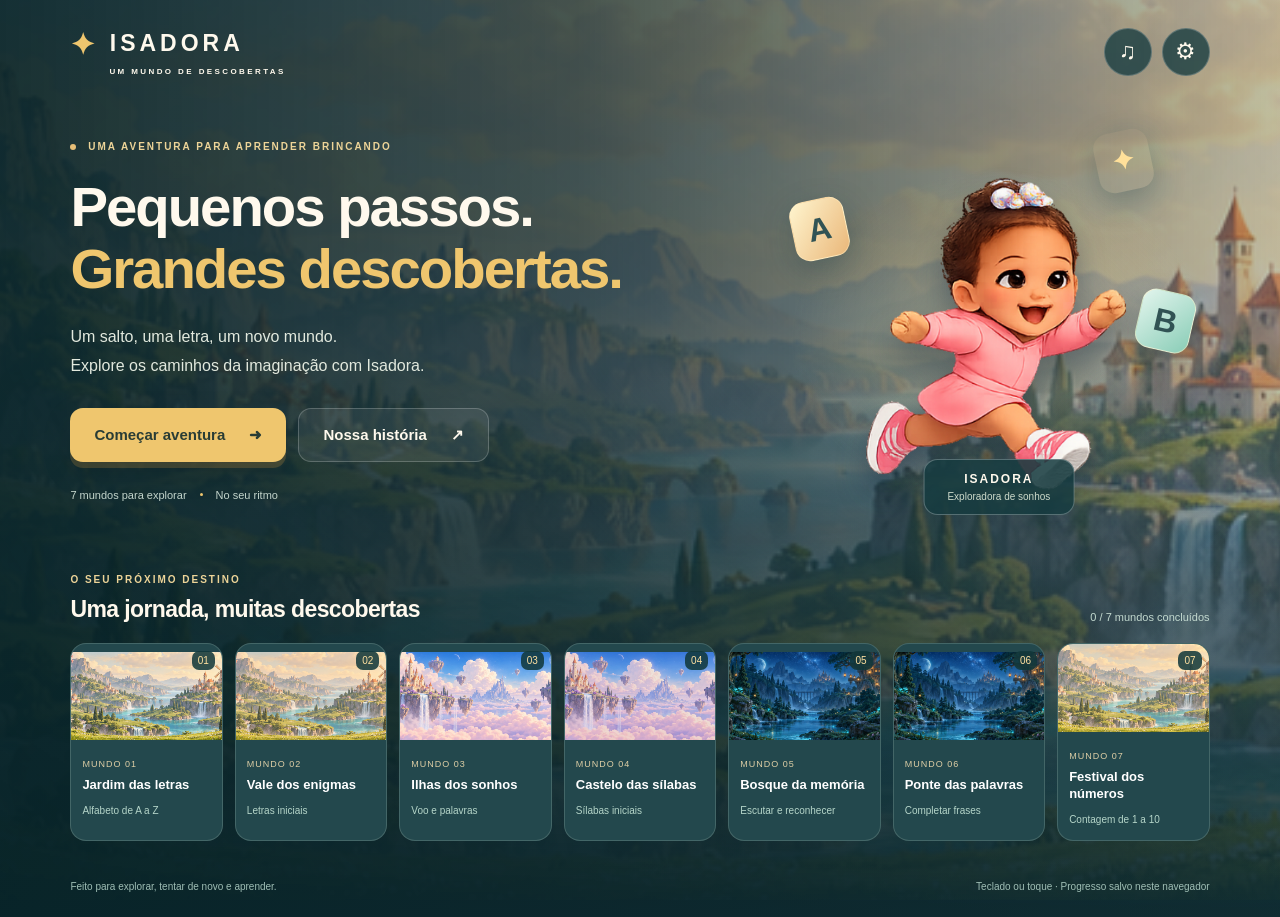
<file: index.html>
<!doctype html>
<html lang="pt-BR"><head><meta charset="utf-8"><meta name="viewport" content="width=device-width,initial-scale=1,viewport-fit=cover"><meta name="theme-color" content="#122e36"><title>Isadora · Uma aventura de descobertas</title><link rel="icon" href="assets/icon.png"><link rel="manifest" href="manifest.json"><link rel="stylesheet" href="style.css"></head>
<body>
<canvas id="world" aria-label="Mundo de aventura da Isadora"></canvas>
<div id="loading"><div class="spark">✦</div><h1>Um mundo de descobertas</h1><p id="loadText">Preparando a aventura da Isadora…</p></div>
<main id="home" hidden>
<header><a class="brand" href="#" aria-label="Início"><span>✦</span> ISADORA<small>UM MUNDO DE DESCOBERTAS</small></a><div class="header-actions"><button class="icon" data-action="sound" aria-label="Ativar ou desativar música">♫</button><button class="icon" data-action="settings" aria-label="Abrir configurações">⚙</button></div></header>
<section class="hero"><div class="hero-copy"><div class="eyebrow"><span></span> UMA AVENTURA PARA APRENDER BRINCANDO</div><h1>Pequenos passos.<br><em>Grandes descobertas.</em></h1><p>Um salto, uma letra, um novo mundo.<br>Explore os caminhos da imaginação com Isadora.</p><div class="hero-actions"><button id="play" class="primary">Começar aventura <span>➜</span></button><button class="secondary" data-action="book">Nossa história <span>↗</span></button></div><div class="journey-info"><span>7 mundos para explorar</span><i></i><span>No seu ritmo</span></div></div><div class="hero-character"><div class="orbit o1">A</div><div class="orbit o2">B</div><div class="orbit o3">✦</div><canvas id="portrait" width="450" height="520" aria-label="Isadora, a personagem original"></canvas><div class="name-pill">ISADORA <span>Exploradora de sonhos</span></div></div></section>
<section class="journey"><div class="section-heading"><div><span class="eyebrow">O SEU PRÓXIMO DESTINO</span><h2>Uma jornada, muitas descobertas</h2></div><span id="mapProgress">0 / 7 mundos concluídos</span></div><div id="levelGrid"></div></section><footer>Feito para explorar, tentar de novo e aprender. <span>Teclado ou toque · Progresso salvo neste navegador</span></footer>
</main>
<section id="gameUI" hidden><div class="hud"><button class="icon" data-action="pause" aria-label="Pausar jogo">Ⅱ</button><div class="hud-level"><small id="phaseName"></small><strong id="objective"></strong><div class="progress"><div id="progressFill"></div></div></div><div class="score"><span id="hearts" aria-label="Vidas">♥ ♥ ♥</span><strong id="score">✦ 0</strong></div></div><div id="cue" role="status"></div><div class="bottom-controls"><button class="pill" data-action="repeat">◖)) Ouvir objetivo</button><span id="controlHint">Espaço ou ↑ para pular</span><button id="jump" class="jump" aria-label="Pular">↑ <span>PULAR</span></button></div></section>
<div id="toast" role="status" aria-live="polite"></div>
<dialog id="modal"><div id="modalBody"></div></dialog>
<script src="game.js"></script></body></html>
</file>
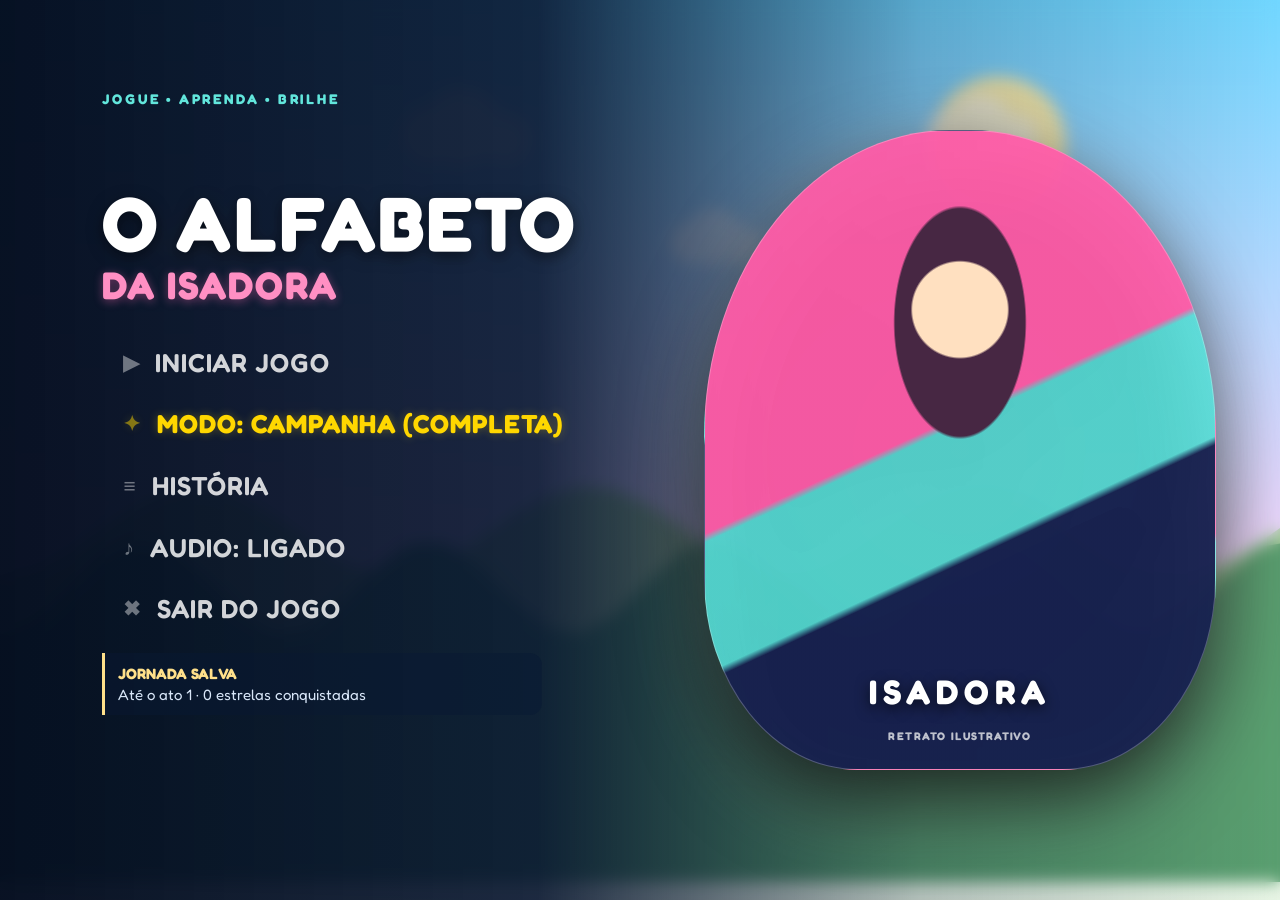
<file: jogo.html>
<!DOCTYPE html>
<html lang="pt-BR">
<head>
    <meta charset="UTF-8">
    <meta name="viewport" content="width=device-width, initial-scale=1.0, viewport-fit=cover">
    <meta name="theme-color" content="#1a252f">
    <title>O Alfabeto da Isadora — Aventura Premium</title>

    <meta property="og:title" content="O Alfabeto da Isadora — Aventura Premium">
    <meta property="og:description" content="Acelere por uma estrada mágica! Ajude Isadora nesta jornada épica para aprender o alfabeto e as sílabas. Jogue grátis!">
    <meta property="og:type" content="website">
    
    <link rel="preconnect" href="https://fonts.googleapis.com">
    <link rel="preconnect" href="https://fonts.gstatic.com" crossorigin>
    <link href="https://fonts.googleapis.com/css2?family=Fredoka:wght@400;600;700;900&display=swap" rel="stylesheet">

    <style>
        /* ========================================================
           BASE & RESET
           ======================================================== */
        * { margin: 0; padding: 0; box-sizing: border-box; }
        body {
            background-color: #1a252f;
            overflow: hidden; 
            font-family: 'Fredoka', 'Segoe UI', sans-serif;
            user-select: none; touch-action: none; -webkit-touch-callout: none;
            -webkit-font-smoothing: antialiased;
            -moz-osx-font-smoothing: grayscale;
        }
        #game-container {
            position: fixed; top: 0; left: 0; right: 0; bottom: 0;
            width: 100%; height: 100%; overflow: hidden;
            background: linear-gradient(180deg, #87CEEB 0%, #E0F6FF 100%);
        }
        canvas { display: block; width: 100%; height: 100%; touch-action: none; }

        /* ========================================================
           TELA DE CARREGAMENTO SUPREMA (LOADER PS5 NEXT-GEN)
           ======================================================== */
        #loading-screen {
            position: fixed; top: 0; left: 0; width: 100%; height: 100%;
            background-color: #050811;
            background-image: 
                radial-gradient(circle at 20% 30%, rgba(0, 243, 255, 0.08) 0%, transparent 50%),
                radial-gradient(circle at 80% 70%, rgba(255, 0, 127, 0.08) 0%, transparent 50%);
            z-index: 999999;
            display: flex; flex-direction: column; justify-content: center; align-items: center;
            transition: opacity 0.6s cubic-bezier(0.25, 1, 0.5, 1), visibility 0.6s;
            will-change: opacity, visibility;
        }
        
        .loader-ring {
            width: clamp(80px, 15vw, 120px); height: clamp(80px, 15vw, 120px);
            position: relative;
            margin-bottom: 40px;
            display: flex; justify-content: center; align-items: center;
            background: radial-gradient(circle, rgba(255, 215, 0, 0.15) 0%, transparent 60%);
            animation: pulseCore 2s ease-in-out infinite alternate;
        }
        
        .loader-ring::before, .loader-ring::after {
            content: ''; position: absolute; border-radius: 50%; border: 4px solid transparent;
        }

        .loader-ring::before {
            width: 100%; height: 100%; border-top-color: #00f3ff; border-bottom-color: #00f3ff;
            animation: spinArc 2s cubic-bezier(0.68, -0.55, 0.265, 1.55) infinite;
            box-shadow: 0 0 25px rgba(0, 243, 255, 0.4), inset 0 0 15px rgba(0, 243, 255, 0.2);
        }
        
        .loader-ring::after {
            width: 75%; height: 75%; border-left-color: #ff007f; border-right-color: #ff007f;
            animation: spinArc 1.5s cubic-bezier(0.68, -0.55, 0.265, 1.55) infinite reverse;
            box-shadow: 0 0 25px rgba(255, 0, 127, 0.4), inset 0 0 15px rgba(255, 0, 127, 0.2);
        }

        .loader-text {
            font-size: clamp(16px, 4vw, 24px); letter-spacing: 6px; text-transform: uppercase; font-weight: 900;
            background: linear-gradient(90deg, #444 0%, #FFF 50%, #444 100%);
            background-size: 200% auto; color: transparent;
            -webkit-background-clip: text; background-clip: text;
            animation: shimmerText 2s linear infinite;
        }
        
        .loader-tip {
            position: absolute; bottom: clamp(30px, 6vh, 50px);
            color: #64748B; font-size: clamp(11px, 2.5vw, 15px);
            letter-spacing: 2px; font-weight: 600; text-align: center; max-width: 80%;
            text-transform: uppercase; animation: fadeInTip 1s ease-in-out forwards;
        }

        @keyframes spinArc { 0% { transform: rotate(0deg) scale(1); } 50% { transform: rotate(180deg) scale(1.05); } 100% { transform: rotate(360deg) scale(1); } }
        @keyframes pulseCore { 0% { transform: scale(0.9); } 100% { transform: scale(1.1); } }
        @keyframes shimmerText { 0% { background-position: 200% center; } 100% { background-position: -200% center; } }
        @keyframes fadeInTip { 0% { opacity: 0; transform: translateY(15px); } 100% { opacity: 1; transform: translateY(0); } }
        
        /* ========================================================
           EFEITOS DE IMPACTO AAA (DANO/ERRO)
           ======================================================== */
        #damage-overlay {
            position: fixed; top: 0; left: 0; width: 100%; height: 100%;
            box-shadow: inset 0 0 80px rgba(255, 0, 0, 0); pointer-events: none;
            z-index: 80; transition: box-shadow 0.1s ease-out; will-change: box-shadow;
        }
        .damage-active {
            box-shadow: inset 0 0 120px rgba(255, 0, 50, 0.8) !important;
        }

        /* ========================================================
           HUD DO JOGO (IN-GAME)
           ======================================================== */
        #ui-layer {
            position: absolute; top: 15px; left: 5vw; 
            background: rgba(15, 25, 40, 0.65);
            backdrop-filter: blur(12px); -webkit-backdrop-filter: blur(12px);
            border: 1px solid rgba(255, 255, 255, 0.2); border-radius: 20px;
            padding: clamp(10px, 2vmin, 15px) clamp(15px, 4vmin, 25px);
            box-shadow: 0 10px 25px rgba(0,0,0,0.3), inset 0 2px 10px rgba(255,255,255,0.1);
            color: #FFF; font-weight: 700; pointer-events: none; z-index: 20; display: flex; flex-direction: column;
            max-width: 75vw; margin-top: clamp(45px, 9vmin, 60px); 
            transition: transform 0.15s cubic-bezier(0.175, 0.885, 0.32, 1.275);
            will-change: transform;
        }

        .hud-punch { transform: scale(1.1); box-shadow: 0 15px 30px rgba(255, 215, 0, 0.4), inset 0 2px 15px rgba(255,255,255,0.3) !important; }

        #meta-alfabeto { font-size: clamp(12px, 2.5vw, 18px); color: #FFD700; letter-spacing: 1px; text-transform: uppercase; margin-bottom: 5px; }
        #letra-ui { display: block; font-size: clamp(18px, 4.5vw, 28px); color: #FFF; line-height: 1.2; letter-spacing: 2px; }

        .progress-bar-container {
            width: 100%; height: clamp(6px, 1.5vmin, 10px); 
            background: rgba(0, 0, 0, 0.5); border-radius: 10px; margin-top: 8px; overflow: hidden;
            box-shadow: inset 0 2px 4px rgba(0,0,0,0.5); border: 1px solid rgba(255,255,255,0.1);
        }
        .progress-bar-fill {
            height: 100%; width: 0%; border-radius: 10px;
            background: linear-gradient(90deg, #FF69B4, #FFD700);
            box-shadow: 0 0 10px rgba(255, 215, 0, 0.8);
            transition: width 0.4s cubic-bezier(0.25, 1, 0.5, 1);
            will-change: width;
        }

        /* ==========================================
           EFEITO AAA: COMBO DE FOGO (OTIMIZADO)
           ========================================== */
        @keyframes comboFirePulse {
            0% { transform: scaleX(1); opacity: 0.8; filter: brightness(1); }
            100% { transform: scaleX(1.02); opacity: 1; filter: brightness(1.3); }
        }
        .combo-ativo {
            background: linear-gradient(90deg, #FFD700, #FF4500) !important;
            box-shadow: 0 0 15px #FF8C00 !important;
            animation: comboFirePulse 0.4s infinite alternate ease-in-out !important;
            will-change: transform, opacity, filter;
            transform-origin: left center;
        }
        
        @keyframes pulseComboTextOpt {
            0% { transform: scale(1); color: #FFF; }
            100% { transform: scale(1.1); color: #FFD700; }
        }
        .texto-combo-ativo {
            text-shadow: 0 0 10px #FF4500 !important;
            animation: pulseComboTextOpt 0.5s infinite alternate ease-in-out !important;
            will-change: transform, color;
        }

        .btn-corner {
            position: absolute; top: 15px; 
            background: rgba(15, 25, 40, 0.5); backdrop-filter: blur(10px); -webkit-backdrop-filter: blur(10px);
            border: 1px solid rgba(255, 255, 255, 0.3); color: #FFF;
            box-shadow: 0 5px 15px rgba(0,0,0,0.3); cursor: pointer; z-index: 35;
            transition: all 0.2s cubic-bezier(0.25, 1, 0.5, 1);
        }
        .btn-corner:active { transform: scale(0.9); background: rgba(255, 255, 255, 0.3); }

        #btn-pause { right: 5vw; border-radius: 50%; width: clamp(35px, 9vw, 55px); height: clamp(35px, 9vw, 55px); display: flex; justify-content: center; align-items: center; font-size: clamp(16px, 4vw, 24px); font-weight: 900; }
        #btn-som { right: calc(5vw + clamp(45px, 11vw, 70px)); border-radius: 30px; padding: 0 clamp(10px, 2.5vw, 20px); height: clamp(35px, 9vw, 55px); display: flex; align-items: center; font-size: clamp(12px, 2.5vw, 16px); font-weight: 700; letter-spacing: 1px; }

        /* ========================================================
           TUTORIAL E MENUS PS5
           ======================================================== */
        #tutorial-ui { display: none; position: absolute; top: 0; left: 0; width: 100%; height: 100%; z-index: 40; pointer-events: none; justify-content: center; align-items: center; transition: opacity 0.5s ease; }
        .ps5-tutorial-box { background: rgba(15, 20, 30, 0.75); backdrop-filter: blur(10px); -webkit-backdrop-filter: blur(10px); border: 1px solid rgba(255,255,255,0.2); border-radius: 20px; padding: clamp(10px, 3vw, 25px) clamp(20px, 5vw, 40px); color: #FFF; font-size: clamp(14px, 3vw, 24px); letter-spacing: 2px; text-transform: uppercase; text-align: center; box-shadow: 0 10px 30px rgba(0,0,0,0.5); animation: pulseTutorial 1.5s infinite alternate ease-in-out; will-change: transform; }
        .ps5-btn-hint { background: #FFF; color: #000; padding: 4px 10px; border-radius: 8px; font-weight: 900; margin: 0 5px; display: inline-block; box-shadow: 0 4px 0 #CCC; transform: translateY(-2px); }
        @keyframes pulseTutorial { 0% { transform: scale(1) translateY(0); opacity: 0.85; } 100% { transform: scale(1.05) translateY(-5px); opacity: 1; } }

        #start-screen { position: absolute; top: 0; left: 0; width: 100%; height: 100%; display: flex; flex-direction: row; align-items: center; z-index: 100; background: linear-gradient(90deg, rgba(15, 20, 30, 0.95) 0%, rgba(15, 20, 30, 0.8) 40%, rgba(15, 20, 30, 0) 100%); backdrop-filter: blur(8px); -webkit-backdrop-filter: blur(8px); transition: opacity 0.5s ease-out; }
        .ps5-sidebar { width: 50%; height: 100%; display: flex; flex-direction: column; justify-content: center; padding-left: 8vw; z-index: 10; }
        .ps5-title-area { margin-bottom: clamp(15px, 4vmin, 30px); animation: slideInLeft 1s cubic-bezier(0.2, 0.8, 0.2, 1) both; }
        .ps5-title { font-size: clamp(28px, 6vw, 80px); color: #FFF; font-weight: 700; letter-spacing: 3px; line-height: 1; margin: 0; text-shadow: 0 4px 15px rgba(0,0,0,0.5); }
        .ps5-subtitle { font-size: clamp(14px, 3vw, 40px); color: #FF69B4; font-weight: 900; letter-spacing: 2px; margin: 0; text-transform: uppercase; text-shadow: 0 2px 10px rgba(255,105,180,0.4); }
        
        .ps5-menu-options { display: flex; flex-direction: column; gap: clamp(6px, 1.5vmin, 12px); align-items: flex-start; }
        
        .ps5-btn { background: transparent; border: none; outline: none; color: rgba(255, 255, 255, 0.6); font-size: clamp(13px, 2.5vw, 26px); font-family: 'Fredoka', sans-serif; font-weight: 600; text-transform: uppercase; letter-spacing: 1px; cursor: pointer; padding: clamp(5px, 1.2vw, 8px) clamp(12px, 2.5vw, 20px); border-radius: 8px; display: flex; align-items: center; gap: clamp(8px, 2vw, 15px); transition: all 0.3s cubic-bezier(0.25, 1, 0.5, 1); position: relative; overflow: hidden; animation: slideInLeft 1s cubic-bezier(0.2, 0.8, 0.2, 1) both; }
        .ps5-btn:nth-child(1) { animation-delay: 0.1s; } .ps5-btn:nth-child(2) { animation-delay: 0.2s; } .ps5-btn:nth-child(3) { animation-delay: 0.3s; } .ps5-btn:nth-child(4) { animation-delay: 0.4s; } .ps5-btn:nth-child(5) { animation-delay: 0.5s; }
        .ps5-icon { font-size: 0.8em; opacity: 0.5; transition: opacity 0.3s; }
        .ps5-btn:hover, .ps5-btn:active, .ps5-btn.highlight { color: #1a1a1a; background: #FFF; transform: translateX(20px) scale(1.05); box-shadow: 0 0 30px rgba(255, 255, 255, 0.8); }
        .ps5-btn:hover .ps5-icon, .ps5-btn.highlight .ps5-icon { opacity: 1; color: #FF1493; }
        .ps5-btn::before { content: ''; position: absolute; top: 0; left: -100%; width: 50%; height: 100%; background: linear-gradient(90deg, transparent, rgba(255,255,255,0.8), transparent); transition: left 0.5s ease; }
        .ps5-btn:hover::before { left: 100%; }
        
        #btn-modo { color: #FFD700; text-shadow: 0 0 10px rgba(255,215,0,0.3); font-weight: 700; } 

        .ps5-hero-area { width: 50%; height: 100%; display: flex; justify-content: center; align-items: center; position: relative; perspective: 1000px; }
        .ps5-hero-glow { position: absolute; width: clamp(250px, 45vw, 600px); height: clamp(250px, 45vw, 600px); background: radial-gradient(circle, rgba(255, 16, 122, 0.4) 0%, rgba(0, 216, 255, 0.2) 40%, transparent 70%); border-radius: 50%; animation: pulsarLuz 3s alternate infinite ease-in-out; filter: blur(20px); will-change: transform, opacity; }
        .ps5-hero-mascot { position: relative; z-index: 2; width: clamp(200px, 40vw, 550px); height: clamp(250px, 50vw, 700px); background-image: none; background-size: 300% 100%; background-position: 0% 0%; background-repeat: no-repeat; filter: drop-shadow(0 30px 40px rgba(0,0,0,0.8)) drop-shadow(0 0 20px rgba(255,255,255,0.2)); animation: breatheMascot 4s ease-in-out infinite; will-change: transform; }
        
        @keyframes slideInLeft { from { opacity: 0; transform: translateX(-50px); } to { opacity: 1; transform: translateX(0); } }
        @keyframes breatheMascot { 0%, 100% { transform: translateY(0); } 50% { transform: translateY(-10px); } }
        @keyframes pulsarLuz { 0% { transform: scale(0.8); opacity: 0.3; } 100% { transform: scale(1.1); opacity: 0.6; } }

        /* --- ANIMAÇÃO IDLE MAGICA --- */
        @keyframes idleChamada {
            0% { transform: translateY(0) scale(1); filter: drop-shadow(0 30px 40px rgba(0,0,0,0.8)) brightness(1); }
            30% { transform: translateY(-15px) scale(1.05) rotate(-3deg); filter: drop-shadow(0 40px 50px rgba(255,105,180,0.6)) brightness(1.2); }
            60% { transform: translateY(-15px) scale(1.05) rotate(3deg); filter: drop-shadow(0 40px 50px rgba(0,255,255,0.6)) brightness(1.2); }
            100% { transform: translateY(0) scale(1); filter: drop-shadow(0 30px 40px rgba(0,0,0,0.8)) brightness(1); }
        }
        .idle-active { animation: idleChamada 1.5s ease-in-out !important; }

        /* ========================================================
           TELA DE PAUSE & VITÓRIA
           ======================================================== */
        #pause-screen, #victory-screen { position: absolute; top: 0; left: 0; width: 100%; height: 100%; background: rgba(15, 20, 30, 0.95); backdrop-filter: blur(15px); display: none; flex-direction: column; justify-content: center; align-items: center; z-index: 90; gap: 15px; opacity: 0; transition: opacity 0.5s ease; text-align: center; }
        .btn-pause-ui { background: #FFF; color: #1a1a1a; border: none; border-radius: 8px; padding: clamp(8px, 2vmin, 12px) clamp(20px, 5vmin, 30px); font-size: clamp(16px, 4vmin, 22px); font-weight: bold; cursor: pointer; font-family: 'Fredoka', sans-serif; transition: all 0.2s; text-transform: uppercase; width: clamp(250px, 60vw, 350px); margin: 5px 0; }
        .btn-pause-ui:hover { transform: scale(1.05); box-shadow: 0 0 20px rgba(255,255,255,0.5); } .btn-pause-ui.sair { background: #FF6347; color: #FFF; }
        
        .trophy-icon { font-size: clamp(60px, 15vw, 100px); margin-bottom: 10px; animation: flutuarLore 3s ease-in-out infinite; filter: drop-shadow(0 0 20px rgba(255, 215, 0, 0.8)); }
        .victory-title { color: #FFD700; font-size: clamp(35px, 8vw, 70px); font-weight: 900; margin-bottom: 5px; text-transform: uppercase; text-shadow: 0 5px 15px rgba(0,0,0,0.8); }
        .victory-subtitle { color: #00FFFF; font-size: clamp(16px, 4vw, 24px); margin-bottom: 25px; font-weight: 700; letter-spacing: 1px; }
        .credits { color: #A0AAB5; font-size: clamp(12px, 3vw, 16px); margin-bottom: 30px; line-height: 1.8; }
        .credits strong { color: #FF69B4; }

        /* ========================================================
           LIVRO DE HISTÓRIA
           ======================================================== */
        #modal-historia { display: none; position: absolute; top: 0; left: 0; width: 100%; height: 100%; background: rgba(10, 15, 25, 0.85); backdrop-filter: blur(15px); z-index: 10000; justify-content: center; align-items: center; flex-direction: column; opacity: 0; transition: opacity 0.4s ease; }
        #btn-fechar-historia { position: absolute; top: 25px; right: 35px; background: rgba(255,255,255,0.1); color: #FFF; border: 1px solid rgba(255,255,255,0.3); border-radius: 50%; width: 50px; height: 50px; font-size: 20px; display: flex; justify-content: center; align-items: center; cursor: pointer; z-index: 10001; transition: all 0.3s; }
        #btn-fechar-historia:hover { background: #FF1493; border-color: #FF1493; transform: scale(1.1) rotate(90deg); box-shadow: 0 0 20px rgba(255,20,147,0.6); }
        #livro-container { width: 90vw; max-width: 600px; background: rgba(20, 25, 35, 0.7); border-radius: 20px; box-shadow: 0 30px 60px rgba(0,0,0,0.8); padding: clamp(20px, 5vmin, 40px); text-align: center; color: #E0E0E0; max-height: 90vh; overflow-y: auto; border: 1px solid rgba(255,255,255,0.1); }
        #livro-container .pagina { display: none; animation: fadeInLore 0.8s; } #livro-container .pagina.ativa { display: block; }
        @keyframes fadeInLore { from { opacity: 0; transform: translateY(20px); } to { opacity: 1; transform: translateY(0); } }
        .foto-isadora-livro { width: clamp(100px, 25vmin, 140px); height: clamp(200px, 50vmin, 280px); margin: 0 auto 15px; background-image: none; background-size: 300% 100%; filter: drop-shadow(0 15px 15px rgba(0,0,0,0.8)); animation: flutuarLore 4s infinite; }
        .foto-casa-livro { width: 100%; height: clamp(140px, 35vmin, 220px); margin-bottom: 20px; border-radius: 12px; background-image: none; background-size: cover; background-position: center; border: 1px solid rgba(255,255,255,0.2); }
        #livro-container h2 { color: #FFF; font-size: clamp(22px, 6vmin, 32px); margin-bottom: 10px; text-transform: uppercase; color: #FF69B4; } 
        #livro-container p { font-size: clamp(15px, 4vmin, 18px); margin-bottom: 15px; }
        .controles-livro { display: flex; justify-content: space-between; margin-top: 25px; align-items: center; border-top: 1px solid rgba(255,255,255,0.1); padding-top: 20px; }
        .btn-livro { background: transparent; color: #FFF; border: 1px solid rgba(255,105,180,0.5); padding: 10px 25px; border-radius: 8px; font-weight: 600; cursor: pointer; font-family: 'Fredoka', sans-serif; font-size: clamp(12px, 3vmin, 15px); text-transform: uppercase; transition: all 0.3s; } 
        .btn-livro:hover:not(:disabled) { background: rgba(255,105,180,0.15); border-color: #FF1493; } .btn-livro:disabled { border-color: rgba(255,255,255,0.1); color: rgba(255,255,255,0.3); }
        
        @keyframes flutuarLore { 0%, 100% { transform: translateY(0); } 50% { transform: translateY(-10px); } }

        #aviso-rotacao { display: none; position: absolute; top: 0; left: 0; width: 100%; height: 100%; background: rgba(26, 37, 47, 0.95); z-index: 9999; flex-direction: column; justify-content: center; align-items: center; text-align: center; color: #FFF; }
        #aviso-rotacao h2 { font-size: 35px; color: #FFD700; margin-bottom: 10px; }
        .icone-celular { font-size: 80px; margin-bottom: 20px; animation: girarCelular 2.5s infinite ease-in-out; font-weight: bold; }
        @keyframes girarCelular { 0%, 100% { transform: rotate(0deg); } 40%, 60% { transform: rotate(-90deg); } }

        /* ========================================================
           OTIMIZAÇÃO MOBILE (TELAS DEITADAS PEQUENAS)
           ======================================================== */
        @media screen and (max-height: 500px) {
            #start-screen { flex-direction: row; } .ps5-sidebar { width: 55%; padding-left: 5vw; align-items: flex-start; } .ps5-hero-area { width: 45%; }
            .ps5-title { font-size: clamp(26px, 6vmin, 40px); } .ps5-subtitle { font-size: clamp(12px, 3vmin, 18px); margin-bottom: 5px; }
            .ps5-btn { font-size: clamp(12px, 3vmin, 16px); padding: 5px 12px; } .ps5-hero-mascot { width: clamp(120px, 28vw, 220px); height: clamp(140px, 35vw, 250px); }
            
            #ui-layer { margin-top: 0; top: 10px; left: 3vw; padding: 8px 15px; border-radius: 12px; max-width: 60vw; } 
            #meta-alfabeto { font-size: 11px; margin-bottom: 2px; }
            #letra-ui { font-size: 16px; }
            .progress-bar-container { height: 5px; margin-top: 4px; }
            .btn-corner { top: 10px; }
            #btn-pause { width: 35px; height: 35px; font-size: 14px; right: 3vw; }
            #btn-som { height: 35px; font-size: 10px; padding: 0 10px; right: calc(3vw + 45px); }
            .ps5-tutorial-box { padding: 6px 12px; font-size: 11px; border-radius: 10px; }
            
            .btn-pause-ui { font-size: 13px; padding: 8px 15px; margin: 3px 0; width: 220px; }
            .titulo-jogo { font-size: 28px !important; margin-bottom: 5px; }
            .trophy-icon { font-size: 45px; margin-bottom: 5px; }
            .victory-title { font-size: 30px; margin-bottom: 2px; }
            .victory-subtitle { font-size: 13px; margin-bottom: 10px; }
            .credits { font-size: 11px; margin-bottom: 15px; line-height: 1.4; }

            .foto-isadora-livro { height: clamp(120px, 35vmin, 160px); width: clamp(60px, 18vmin, 80px); margin-bottom: 5px; } .foto-casa-livro { height: clamp(100px, 25vmin, 140px); margin-bottom: 10px; }
        }

        /* ========================================================
           REFINAMENTO VISUAL — EXPERIÊNCIA EDUCATIVA PREMIUM
           Mantém todos os seletores e estados da lógica existente.
           ======================================================== */
        :root {
            --surface: #101a30;
            --surface-soft: rgba(16, 26, 48, .78);
            --text-main: #f8fbff;
            --text-soft: #c1cbe2;
            --brand: #ff4d9a;
            --brand-light: #ff8fc3;
            --accent: #62e6dc;
            --gold: #ffd166;
            --line: rgba(255,255,255,.18);
            --shadow-premium: 0 18px 50px rgba(2, 8, 25, .42);
        }
        body { background: #071225; color: var(--text-main); }
        #game-container {
            isolation: isolate;
            background: radial-gradient(circle at 82% 16%, rgba(98,230,220,.24), transparent 30%), linear-gradient(160deg, #6ed8f2 0%, #bcecff 44%, #f8e7cd 100%);
        }
        #game-stage { position: absolute; inset: 0; z-index: 1; }
        #game-stage canvas { position: absolute; inset: 0; z-index: 1; }
        #damage-overlay { z-index: 80; }
        #loading-screen {
            background-color: #071225;
            background-image: radial-gradient(circle at 18% 20%, rgba(98,230,220,.16), transparent 34%), radial-gradient(circle at 82% 76%, rgba(255,77,154,.18), transparent 37%), linear-gradient(140deg,#071225,#182b51);
        }
        .loader-ring { margin-bottom: 28px; }
        .loader-text { letter-spacing: .3em; font-size: clamp(14px, 3vw, 22px); }
        .loader-tip { color: #aebddb; letter-spacing: .08em; text-transform: none; }
        .btn-corner, .btn-pause-ui, .ps5-btn, .btn-livro, #btn-fechar-historia {
            -webkit-tap-highlight-color: transparent;
        }
        button:focus-visible {
            outline: 3px solid var(--gold);
            outline-offset: 4px;
        }
        #ui-layer {
            background: linear-gradient(135deg, rgba(15, 29, 57, .86), rgba(19, 35, 65, .58));
            border-color: rgba(255,255,255,.28);
            border-radius: 18px;
            box-shadow: var(--shadow-premium), inset 0 1px 0 rgba(255,255,255,.18);
        }
        #meta-alfabeto { color: var(--gold); font-weight: 900; }
        #letra-ui { letter-spacing: .06em; }
        .progress-bar-container { background: rgba(4, 12, 28, .58); border-color: rgba(255,255,255,.2); }
        .progress-bar-fill { background: linear-gradient(90deg, var(--brand), var(--gold)); }
        .btn-corner {
            background: rgba(10, 25, 51, .7);
            border-color: rgba(255,255,255,.32);
            border-radius: 16px;
        }
        .btn-corner:hover { background: rgba(27, 51, 91, .9); transform: translateY(-2px); }
        #start-screen {
            background: linear-gradient(90deg, rgba(4, 13, 31, .98) 0%, rgba(8, 21, 47, .91) 42%, rgba(8, 21, 47, .24) 72%, transparent 100%);
        }
        .ps5-sidebar { position: relative; }
        .ps5-sidebar::before {
            content: 'JOGUE • APRENDA • BRILHE';
            position: absolute; top: 10%; left: 8vw; color: var(--accent); font-size: clamp(10px,1.2vw,14px); font-weight: 900; letter-spacing: .2em;
        }
        .ps5-title { letter-spacing: .02em; text-wrap: balance; }
        .ps5-subtitle { color: var(--brand-light); }
        .ps5-menu-options { gap: clamp(7px, 1.4vmin, 13px); scrollbar-color: var(--brand) transparent; }
        .ps5-btn {
            min-height: 44px;
            color: rgba(255,255,255,.82);
            border: 1px solid transparent;
            text-align: left;
        }
        .ps5-btn:hover, .ps5-btn:focus-visible, .ps5-btn.highlight {
            color: #10203e;
            background: linear-gradient(100deg, #ffffff, #dffefa);
            border-color: rgba(255,255,255,.72);
            box-shadow: 0 14px 32px rgba(0,0,0,.25);
        }
        .ps5-hero-glow { background: radial-gradient(circle, rgba(255,77,154,.5) 0%, rgba(98,230,220,.25) 42%, transparent 70%); }
        #tutorial-ui { z-index: 45; }
        .ps5-tutorial-box { border-radius: 18px; letter-spacing: .08em; }
        #pause-screen, #victory-screen, #exit-screen {
            background: radial-gradient(circle at 50% 20%, rgba(56,88,146,.3), transparent 34%), rgba(5, 14, 32, .94) !important;
        }
        #pause-screen, #victory-screen { gap: 13px; }
        .btn-pause-ui {
            min-height: 48px;
            border-radius: 14px;
            background: linear-gradient(135deg,#ffffff,#daf8fa);
            box-shadow: 0 7px 0 #a6ced7, 0 13px 26px rgba(0,0,0,.22);
        }
        .btn-pause-ui:hover, .btn-pause-ui:focus-visible { transform: translateY(-2px) scale(1.02); }
        .btn-pause-ui:active { transform: translateY(4px); box-shadow: 0 2px 0 #a6ced7; }
        .btn-pause-ui.sair { background: linear-gradient(135deg,#ff6b77,#ed3f63); box-shadow: 0 7px 0 #ad2443, 0 13px 26px rgba(0,0,0,.22); }
        .victory-title { color: var(--gold); letter-spacing: .08em; }
        .victory-subtitle { color: var(--accent); max-width: min(88vw, 700px); }
        .credits { color: var(--text-soft); }
        #modal-historia { background: rgba(4, 13, 31, .89); }
        #livro-container {
            background: linear-gradient(145deg, rgba(25,43,78,.94), rgba(13,24,48,.95));
            border-radius: 24px;
            border-color: rgba(255,255,255,.19);
            box-shadow: 0 24px 70px rgba(0,0,0,.55);
        }
        #livro-container h2 { color: var(--brand-light); text-transform: none; }
        #livro-container p { color: #edf3ff; line-height: 1.65; }
        .btn-livro { min-height: 42px; border-radius: 12px; }
        #btn-fechar-historia { border-radius: 14px; }
        #aviso-rotacao { background: radial-gradient(circle at 50% 35%, #2d5680, #071225 70%); }
        #aviso-rotacao h2 { color: var(--gold); }
        @media (max-width: 760px) and (orientation: portrait) {
            #start-screen { background: linear-gradient(180deg, rgba(4,13,31,.98), rgba(8,21,47,.9)); }
            .ps5-sidebar { width: 100%; padding: 16vh 7vw 7vh; align-items: center; text-align: center; }
            .ps5-sidebar::before { left: 50%; transform: translateX(-50%); white-space: nowrap; }
            .ps5-menu-options { align-items: stretch; width: min(100%, 460px); }
            .ps5-btn { justify-content: center; text-align: center; }
            .ps5-hero-area { display: none; }
        }
        @media (prefers-reduced-motion: reduce) {
            *, *::before, *::after { animation-duration: .01ms !important; animation-iteration-count: 1 !important; scroll-behavior: auto !important; transition-duration: .01ms !important; }
        }
        /* ========================================================
           EDIÇÃO PREMIUM — CAMADA INCREMENTAL DE AVENTURA
           Preserva o jogo original e acrescenta HUD, acessibilidade,
           configuração e apresentações de contingência sem assets.
           ======================================================== */
        :root { --premium-pink: #ff5ca8; --premium-teal: #58e6df; --premium-gold: #ffe08a; --premium-ink: #081326; }
        #ui-layer { min-width: min(330px, 64vw); }
        #premium-status {
            display: flex; align-items: center; gap: 9px; margin-top: 8px;
            color: #dbeeff; font-size: clamp(10px, 2vmin, 14px); letter-spacing: .05em;
        }
        #premium-hearts { display: inline-flex; gap: 3px; color: var(--premium-pink); filter: drop-shadow(0 0 5px rgba(255,92,168,.7)); }
        #premium-hearts span { transition: opacity .18s ease, transform .18s ease; }
        #premium-hearts span.off { opacity: .2; transform: scale(.8); }
        #premium-stars { margin-left: auto; color: var(--premium-gold); font-weight: 900; text-shadow: 0 0 8px rgba(255,224,138,.55); }
        #premium-phase-tag { color: var(--premium-teal); font-size: .82em; font-weight: 900; text-transform: uppercase; }
        #achievement-toast, #phase-banner {
            position: fixed; z-index: 92; left: 50%; pointer-events: none; opacity: 0;
            transform: translate(-50%, -18px) scale(.96); transition: opacity .28s ease, transform .28s cubic-bezier(.2,.8,.2,1);
        }
        #achievement-toast.show, #phase-banner.show { opacity: 1; transform: translate(-50%, 0) scale(1); }
        #achievement-toast {
            top: max(15px, env(safe-area-inset-top)); max-width: min(90vw, 520px); padding: 11px 18px;
            color: #fff; background: linear-gradient(110deg, rgba(18,35,68,.94), rgba(72,25,84,.88));
            border: 1px solid rgba(255,224,138,.65); border-radius: 999px;
            box-shadow: 0 12px 35px rgba(0,0,0,.35), 0 0 24px rgba(255,224,138,.18);
            text-align: center; font-size: clamp(12px, 2.4vw, 16px); font-weight: 800;
        }
        #phase-banner {
            top: 50%; width: min(82vw, 650px); padding: 18px 24px;
            background: linear-gradient(90deg, transparent, rgba(6,18,43,.9) 14%, rgba(25,58,90,.92) 50%, rgba(6,18,43,.9) 86%, transparent);
            color: #fff; text-align: center; text-shadow: 0 3px 12px rgba(0,0,0,.8); letter-spacing: .08em;
            font-size: clamp(17px, 4vw, 36px); font-weight: 900;
        }
        #phase-banner small { display: block; margin-top: 5px; color: var(--premium-gold); font-size: .42em; letter-spacing: .2em; }
        #btn-config { margin-top: 4px; background: transparent; border: 1px solid rgba(255,255,255,.35); color: #d9f7ff; }
        #settings-panel {
            position: absolute; inset: 0; display: none; align-items: center; justify-content: center; z-index: 120;
            background: rgba(2,8,21,.78); backdrop-filter: blur(14px); -webkit-backdrop-filter: blur(14px);
        }
        #settings-panel.open { display: flex; animation: premiumIn .25s ease both; }
        .settings-card {
            width: min(92vw, 470px); padding: clamp(22px, 5vw, 34px); color: #fff; text-align: left;
            background: linear-gradient(145deg, rgba(23,45,82,.97), rgba(11,18,47,.98));
            border: 1px solid rgba(98,232,224,.55); border-radius: 24px;
            box-shadow: 0 24px 70px rgba(0,0,0,.5), inset 0 1px rgba(255,255,255,.14);
        }
        .settings-card h2 { margin: 0 0 5px; color: var(--premium-gold); font-size: clamp(24px, 6vw, 38px); }
        .settings-card p { margin: 0 0 18px; color: #c3d6ed; line-height: 1.45; }
        .settings-row { display: flex; align-items: center; justify-content: space-between; gap: 16px; min-height: 47px; border-top: 1px solid rgba(255,255,255,.1); font-weight: 700; }
        .settings-row button { min-width: 90px; padding: 8px 12px; background: rgba(255,255,255,.12); border: 1px solid rgba(255,255,255,.3); border-radius: 999px; color: #fff; font: inherit; cursor: pointer; }
        .settings-row button.on { color: #041a20; background: var(--premium-teal); border-color: var(--premium-teal); }
        .settings-row input { width: min(42vw, 190px); accent-color: var(--premium-pink); }
        .settings-row .asset-picker { display: inline-flex; align-items: center; min-height: 32px; padding: 7px 10px; border: 1px solid rgba(255,255,255,.32); border-radius: 999px; color: var(--premium-teal); cursor: pointer; font-size: 11px; letter-spacing: .04em; }
        .settings-row .asset-picker:hover, .settings-row .asset-picker:focus { color: #071723; background: var(--premium-teal); outline: none; }
        .settings-card .btn-pause-ui { width: 100%; margin-top: 19px; }
        #campaign-card {
            margin-top: clamp(12px, 2.2vh, 20px); max-width: min(90%, 440px); padding: 10px 13px;
            color: #d8e6f8; background: rgba(9,25,52,.45); border-left: 3px solid var(--premium-gold); border-radius: 0 12px 12px 0;
            font-size: clamp(11px, 2.2vw, 15px); line-height: 1.4;
        }
        #campaign-card strong { color: var(--premium-gold); }
        .asset-fallback .ps5-hero-mascot {
            overflow: hidden; background: radial-gradient(circle at 50% 28%, #ffe0c0 0 9%, transparent 9.4%),
                radial-gradient(ellipse at 50% 30%, #472743 0 18%, transparent 18.5%),
                linear-gradient(155deg, rgba(255,92,168,.95) 0 46%, rgba(88,230,223,.86) 47% 62%, rgba(23,33,80,.95) 63%);
            background-size: auto; border-radius: 48% 48% 30% 30%; border: 1px solid rgba(255,255,255,.25);
        }
        .asset-fallback .ps5-hero-mascot::before { content: 'ISADORA'; position: absolute; left: 50%; bottom: 9%; transform: translateX(-50%); color: #fff; font-size: clamp(18px, 4vw, 34px); font-weight: 900; letter-spacing: .18em; text-shadow: 0 4px 14px rgba(0,0,0,.7); }
        .asset-fallback .ps5-hero-mascot::after { content: 'RETRATO ILUSTRATIVO'; position: absolute; left: 50%; bottom: 4%; transform: translateX(-50%); color: rgba(255,255,255,.72); font-size: clamp(8px, 1.1vw, 11px); font-weight: 700; letter-spacing: .13em; white-space: nowrap; }
        .foto-isadora-livro.pose-2 { background-position: 50% 0; }
        .foto-isadora-livro.pose-3 { background-position: 100% 0; }
        .asset-fallback .foto-isadora-livro, .asset-fallback .foto-casa-livro { background-image: radial-gradient(circle at 50% 24%, rgba(255,224,138,.8), transparent 24%), linear-gradient(140deg, #2a4d7d, #8d4d8b); }
        #premium-results { display: grid; grid-template-columns: repeat(3, minmax(74px, 1fr)); gap: 9px; width: min(86vw, 430px); margin: 18px auto 4px; }
        #premium-results div { padding: 10px 6px; border: 1px solid rgba(255,224,138,.42); border-radius: 12px; background: rgba(7,20,48,.55); }
        #premium-results span, #premium-results strong { display: block; }
        #premium-results span { color: #a9cce6; font-size: 10px; font-weight: 800; letter-spacing: .08em; }
        #premium-results strong { margin-top: 3px; color: var(--premium-gold); font-size: 20px; }
        #touch-actions-premium { display: none; position: fixed; z-index: 58; right: max(14px, env(safe-area-inset-right)); bottom: max(14px, env(safe-area-inset-bottom)); gap: 10px; pointer-events: none; }
        #touch-actions-premium button { width: clamp(64px, 13vw, 92px); height: clamp(64px, 13vw, 92px); pointer-events: auto; border-radius: 50%; border: 2px solid rgba(255,255,255,.65); color: #fff; background: radial-gradient(circle at 35% 30%, rgba(255,255,255,.3), rgba(255,92,168,.92)); box-shadow: 0 10px 28px rgba(0,0,0,.34), inset 0 2px 8px rgba(255,255,255,.35); font: 900 clamp(10px, 2vw, 14px) 'Fredoka', sans-serif; letter-spacing: .06em; touch-action: none; }
        #touch-actions-premium button.secondary { width: clamp(49px, 10vw, 68px); height: clamp(49px, 10vw, 68px); align-self: flex-end; background: rgba(18,52,83,.82); color: var(--premium-teal); }
        body.premium-playing #touch-actions-premium { display: flex; }
        @keyframes premiumIn { from { opacity: 0; transform: scale(.97); } to { opacity: 1; transform: scale(1); } }
        @media (max-width: 760px) and (orientation: landscape) {
            #ui-layer { top: 8px; left: 3vw; margin-top: 42px; padding: 8px 12px; }
            #premium-status { margin-top: 5px; }
            #phase-banner { top: 44%; }
        }
        @media (max-width: 760px) and (orientation: portrait) { #achievement-toast { top: 10px; } #premium-results { gap: 6px; } #premium-results strong { font-size: 17px; } }
    </style>
</head>
<body>
<div id="loading-screen" role="status" aria-live="polite" aria-label="Carregando o jogo">
    <div class="loader-ring" aria-hidden="true"></div>
    <div class="loader-text">CARREGANDO...</div>
    <p class="loader-tip" id="loader-tip-text">DICA: Para uma melhor experiência, jogue com o som ligado!</p>
</div>

<main id="game-container" aria-label="O Alfabeto da Isadora">
    <div id="damage-overlay" aria-hidden="true"></div>

    <section id="aviso-rotacao" role="alert" aria-labelledby="titulo-rotacao">
        <div class="icone-celular" aria-hidden="true">[ ! ]</div>
        <h2 id="titulo-rotacao">Vire o celular</h2>
        <p>Para brincar, o celular precisa estar deitado.</p>
        <button id="btn-forcar-giro" class="btn-pause-ui" type="button">GIRAR TELA</button>
    </section>

    <section id="game-stage" aria-label="Área de jogo interativa">
        <canvas id="gameCanvas" role="img" aria-label="Área do jogo interativo da Isadora"></canvas>
    </section>

    <section id="ui-layer" aria-live="polite" aria-atomic="true" aria-label="Progresso da fase" style="display: none;">
        <span id="meta-alfabeto">COLETE O ALFABETO</span>
        <span id="letra-ui">Sua jornada vai começar...</span>
        <div class="progress-bar-container" role="progressbar" aria-label="Progresso da fase" aria-valuemin="0" aria-valuemax="100">
            <div id="progress-fill" class="progress-bar-fill"></div>
        </div>
    </section>

    <nav id="game-controls" aria-label="Controles do jogo">
        <button id="btn-som" class="btn-corner" type="button" aria-label="Ativar ou desativar som" style="display: none;">♪ SOM</button>
        <button id="btn-pause" class="btn-corner" type="button" aria-label="Pausar jogo" style="display: none;">||</button>
    </nav>

    <aside id="tutorial-ui" aria-live="polite" aria-label="Instrução da fase">
        <div class="ps5-tutorial-box">
            <span class="ps5-btn-hint" id="txt-tutorial">ESPAÇO OU TOQUE PARA PULAR</span>
        </div>
    </aside>
    
    <section id="start-screen" aria-labelledby="game-title">
        <div class="ps5-sidebar">
            <header class="ps5-title-area">
                <h1 class="ps5-title" id="game-title">O ALFABETO</h1>
                <p class="ps5-subtitle">DA ISADORA</p>
            </header>
            <nav class="ps5-menu-options" aria-label="Menu principal" style="max-height: 50vh; overflow-y: auto; padding-right: 15px;">
                <button id="btn-jogar" class="ps5-btn active" type="button"><span class="ps5-icon" aria-hidden="true">▶</span> INICIAR JOGO</button>
                <button id="btn-modo" class="ps5-btn" type="button"><span class="ps5-icon" aria-hidden="true">✦</span> MODO: CAMPANHA (COMPLETA)</button>
                <button id="btn-historia" class="ps5-btn" type="button"><span class="ps5-icon" aria-hidden="true">≡</span> HISTÓRIA</button>
                <button id="btn-som-menu" class="ps5-btn" type="button" aria-pressed="true"><span class="ps5-icon" aria-hidden="true">♪</span> AUDIO: LIGADO</button>
                <button id="btn-sair-menu" class="ps5-btn" type="button"><span class="ps5-icon" aria-hidden="true">✖</span> SAIR DO JOGO</button>
            </nav>
        </div>
        <div class="ps5-hero-area" aria-hidden="true">
            <div class="ps5-hero-glow"></div>
            <div class="ps5-hero-mascot"></div>
        </div>
    </section>

    <section id="pause-screen" role="dialog" aria-modal="true" aria-labelledby="pause-title">
        <h2 class="titulo-jogo" id="pause-title" style="font-size: clamp(30px, 8vmin, 60px); color: #FFF; font-family: 'Fredoka', sans-serif; text-shadow: 0 5px 15px rgba(0,0,0,0.5);">PAUSADO</h2>
        <button id="btn-continuar" class="btn-pause-ui" type="button">CONTINUAR</button>
        <button id="btn-reiniciar" class="btn-pause-ui" type="button">REINICIAR FASE</button>
        <button id="btn-voltar-menu" class="btn-pause-ui sair" type="button">MENU PRINCIPAL</button>
    </section>

    <section id="victory-screen" role="dialog" aria-modal="true" aria-labelledby="victory-title">
        <div class="trophy-icon" aria-hidden="true">🏆</div>
        <h2 class="victory-title" id="victory-title">PLATINA!</h2>
        <p class="victory-subtitle">VOCÊ DOMINOU O ALFABETO E AS SÍLABAS</p>
        <div class="credits">
            Protagonista: <strong>Isadora</strong><br>
            Diretor Criativo: <strong>Papai Jose Marcelo</strong><br>
            Apoio Especial: <strong>Casa Sorrir</strong><br><br>
            <em>O Vale dos Números chegará na próxima atualização!</em>
        </div>
        <button id="btn-vitória-menu" class="btn-pause-ui" type="button">VOLTAR AO MENU</button>
    </section>

    <section id="modal-historia" role="dialog" aria-modal="true" aria-labelledby="historia-title">
        <button id="btn-fechar-historia" type="button" aria-label="Fechar história">✖</button>
        <article id="livro-container">
            <div class="pagina ativa" id="livro-p1">
                <div class="foto-isadora-livro pose-1"></div>
                <h2 id="historia-title">Um Presente do Céu</h2>
                <p>Em Mirandiba, nasceu a pequena Isadora. Ela chegou trazendo um sorriso único, com uma marquinha especial chamada lábio leporino.</p>
            </div>
            <div class="pagina" id="livro-p2">
                <div class="foto-casa-livro"></div>
                <h2>Um Lar em Recife</h2>
                <p>Quando chegou a hora da primeira cirurgia, a família viajou para Recife e encontrou a <strong>Casa Sorrir</strong>. Mais que um abrigo, cuidado e amor.</p>
            </div>
            <div class="pagina" id="livro-p3">
                <div class="foto-isadora-livro pose-2"></div>
                <h2>Mãos de Fada</h2>
                <p>Com o apoio da Casa Sorrir e o carinho de todos, Isadora enfrentou sua primeira jornada no hospital.</p>
            </div>
            <div class="pagina" id="livro-p4">
                <div class="foto-isadora-livro pose-3"></div>
                <h2>O Sorriso que Venceu</h2>
                <p>Hoje, aquela marquinha é o símbolo de uma grande vitória. Isadora cresce feliz e brincando.</p>
            </div>
            <div class="controles-livro">
                <button id="prevBtnLivro" class="btn-livro" type="button" disabled><span class="ps5-icon" aria-hidden="true">◀</span> Anterior</button>
                <div class="numero-pagina" id="paginacaoLivro" aria-live="polite">1 / 4</div>
                <button id="nextBtnLivro" class="btn-livro" type="button">Próxima <span class="ps5-icon" aria-hidden="true">▶</span></button>
            </div>
        </article>
    </section>

    <section id="exit-screen" role="dialog" aria-modal="true" aria-labelledby="exit-title" style="position: absolute; top: 0; left: 0; width: 100%; height: 100%; display: none; flex-direction: column; justify-content: center; align-items: center; z-index: 99999; opacity: 0; transition: opacity 0.5s ease; text-align: center;">
        <div class="exit-card" style="background: rgba(15, 20, 35, 0.7); border: 1px solid rgba(255,255,255,0.2); border-radius: 20px; padding: clamp(20px, 5vw, 40px); box-shadow: 0 10px 40px rgba(0,0,0,0.8); max-width: 80%; display: flex; flex-direction: column; align-items: center;">
            <h2 id="exit-title" style="color: #FF107A; font-size: clamp(24px, 6vw, 35px); margin-bottom: 15px; font-weight: 900; text-transform: uppercase; letter-spacing: 2px; font-family: 'Fredoka', sans-serif;">Sistema</h2>
            <p style="color: #A0AAB5; font-size: clamp(14px, 3.5vw, 18px); margin-bottom: 25px; line-height: 1.5; font-family: 'Fredoka', sans-serif;">Para encerrar sua sessão, minimize ou feche este aplicativo no seu celular.</p>
            <button id="btn-cancelar-sair" class="btn-pause-ui" type="button">VOLTAR AO MENU</button>
        </div>
    </section>
</main>

<script>
    if ('speechSynthesis' in window) { window.speechSynthesis.onvoiceschanged = () => { window.speechSynthesis.getVoices(); }; }

    const canvas = document.getElementById('gameCanvas'); const ctx = canvas.getContext('2d');
    
    const startScreen = document.getElementById('start-screen');
    const victoryScreen = document.getElementById('victory-screen');
    const btnJogar = document.getElementById('btn-jogar');
    const btnSomMenu = document.getElementById('btn-som-menu');
    const btnSairMenu = document.getElementById('btn-sair-menu');
    
    const exitScreen = document.getElementById('exit-screen');
    const btnCancelarSair = document.getElementById('btn-cancelar-sair');

    const btnHistoria = document.getElementById('btn-historia');
    const modalHistoria = document.getElementById('modal-historia');
    const btnFecharHistoria = document.getElementById('btn-fechar-historia');
    const prevBtnLivro = document.getElementById('prevBtnLivro');
    const nextBtnLivro = document.getElementById('nextBtnLivro');
    const paginacaoLivro = document.getElementById('paginacaoLivro');
    let paginaAtual = 1;
    const totalPaginas = 4;
    
    const btnModulo = document.getElementById('btn-modo');
    const pauseScreen = document.getElementById('pause-screen');
    const btnPause = document.getElementById('btn-pause');
    const btnContinuar = document.getElementById('btn-continuar');
    const btnReiniciar = document.getElementById('btn-reiniciar');
    const btnVoltarMenu = document.getElementById('btn-voltar-menu');
    const btnVitoriaMenu = document.getElementById('btn-vitória-menu');
    const btnSom = document.getElementById('btn-som');
    
    const avisoRotacao = document.getElementById('aviso-rotacao');
    const btnForcarGiro = document.getElementById('btn-forcar-giro');
    const metaAlfabeto = document.getElementById('meta-alfabeto');
    const letraUi = document.getElementById('letra-ui');
    const tutorialUI = document.getElementById('tutorial-ui');
    const txtTutorial = document.getElementById('txt-tutorial');
    const hudLayer = document.getElementById('ui-layer');
    const progressFill = document.getElementById('progress-fill');
    const damageOverlay = document.getElementById('damage-overlay');

    let alturaChao = 0; let baseGameSpeed = 4.5; let gameSpeed = baseGameSpeed; let scaleMultiplier = 1; 

    let gameActive = false; let isPaused = false; let bgX = 0; let estradaOffset = 0;
    let tutorialAtivo = false; let faseAtual = 1; let isInfinite = false;
    let animationId = null; 
    let initTimeoutId = null; 
    
    let hitStopTime = 0;
    let shakeIntensity = 0;
    let particulas = [];
    let textosFlutuantes = [];
    
    let desafioFase1 = null;
    let desafioFase2 = null;
    let desafioFase4 = null;
    let desafioFase5 = null;
    let desafioFase6 = null;

    const AlfabetoIsadora = [ 
        { letra: 'A', palavra: 'Abelha' }, { letra: 'B', palavra: 'Bola' }, { letra: 'C', palavra: 'Casa' }, 
        { letra: 'D', palavra: 'Dado' }, { letra: 'E', palavra: 'Elefante' }, { letra: 'F', palavra: 'Fada' }, 
        { letra: 'G', palavra: 'Gato' }, { letra: 'H', palavra: 'Hipopótamo' }, { letra: 'I', palavra: 'Igreja' }, 
        { letra: 'J', palavra: 'Jacaré' }, { letra: 'K', palavra: 'Kiwi' }, { letra: 'L', palavra: 'Leão' }, 
        { letra: 'M', palavra: 'Macaco' }, { letra: 'N', palavra: 'Navio' }, { letra: 'O', palavra: 'Ovo' }, 
        { letra: 'P', palavra: 'Pato' }, { letra: 'Q', palavra: 'Queijo' }, { letra: 'R', palavra: 'Rato' }, 
        { letra: 'S', palavra: 'Sapo' }, { letra: 'T', palavra: 'Tatu' }, { letra: 'U', palavra: 'Uva' }, 
        { letra: 'V', palavra: 'Vaca' }, { letra: 'W', palavra: 'Waffle' }, { letra: 'X', palavra: 'Xícara' }, 
        { letra: 'Y', palavra: 'Yakisoba' }, { letra: 'Z', palavra: 'Zebra' } 
    ];
    let letrasParaVencerFase1 = 26; let letrasColetadas = [];

    let acertosParaVencerFase2 = 8; let acertosAtuaisFase2 = 0;
    const palavrasVitoria = ["ISADORA", "AMOR", "VITÓRIA"]; let palavraAtualIndex = 0; let letraVitoriaIndex = 0;
    
    const dadosFase4 = [ 
        {s:'BO', p:'BOLA', w:['BA','BE','BI','BU']}, {s:'MA', p:'MACACO', w:['ME','MI','MO','MU']}, 
        {s:'CA', p:'CASA', w:['CE','CI','CO','CU']}, {s:'DA', p:'DADO', w:['DE','DI','DO','DU']}, 
        {s:'PA', p:'PATO', w:['PE','PI','PO','PU']}, {s:'VA', p:'VACA', w:['VE','VI','VO','VU']}, 
        {s:'FA', p:'FADA', w:['FE','FI','FO','FU']}, {s:'SA', p:'SAPO', w:['SE','SI','SO','SU']}, 
        {s:'LA', p:'LATA', w:['LE','LI','LO','LU']}, {s:'GA', p:'GATO', w:['GE','GI','GO','GU']} 
    ];
    let acertosFase4 = 0;
    
    const dadosFase5 = [ 
        {l:'M', p:'MACACO', w:['N','W']}, {l:'F', p:'FADA', w:['V','T']}, {l:'S', p:'SAPO', w:['Z','C']}, 
        {l:'B', p:'BOLA', w:['P','D']}, {l:'P', p:'PATO', w:['B','Q']}, {l:'V', p:'VACA', w:['F','U']}, 
        {l:'L', p:'LEÃO', w:['I','R']}, {l:'D', p:'DADO', w:['B','T']}, {l:'G', p:'GATO', w:['C','J']}, 
        {l:'R', p:'RATO', w:['H','L']} 
    ];
    let acertosFase5 = 0;

    const dadosFase6 = [
        {f: 'O _____ BEBE LEITE', p: 'GATO', w: ['PATO', 'RATO']},
        {f: 'A _____ BOTA OVO', p: 'AVE', w: ['UVA', 'PIA']},
        {f: 'O MACACO COME _____', p: 'MAÇÃ', w: ['MOLA', 'MATA']},
        {f: 'O _____ LATE MUITO', p: 'CÃO', w: ['PÃO', 'MÃO']},
        {f: 'EU MORO NA _____', p: 'CASA', w: ['CAMA', 'MESA']}
    ];
    let acertosFase6 = 0;

    const numerosVitoria = ['1', '2', '3']; let numeroAtualIndex = 0;

    let isHolding = false; 

    // ==========================================
    // SISTEMA IDLE DO MENU (NÍVEL PS5)
    // ==========================================
    let idleTime = 0;
    
    function resetIdleTimer() {
        idleTime = 0;
        const mascot = document.querySelector('.ps5-hero-mascot');
        if(mascot) mascot.classList.remove('idle-active');
    }

    window.addEventListener('mousemove', resetIdleTimer);
    window.addEventListener('touchstart', resetIdleTimer, {passive: true});
    window.addEventListener('keydown', resetIdleTimer);

    setInterval(() => {
        if (!gameActive && startScreen.style.display !== 'none') {
            idleTime += 1;
            if (idleTime >= 5) {
                const mascot = document.querySelector('.ps5-hero-mascot');
                if (mascot && !mascot.classList.contains('idle-active')) {
                    mascot.classList.add('idle-active');
                    if(AudioManager.somAtivo) AudioManager.playHoverTick(); 
                    setTimeout(() => mascot.classList.remove('idle-active'), 1500);
                    idleTime = 0;
                }
            }
        }
    }, 1000);

    const modosDeJogo = [
        { id: 0, nome: "MODO: CAMPANHA (COMPLETA)", icon: "✦", fase: 1, inf: false },
        { id: 1, nome: "ATO I - ALFABETO", icon: "∞", fase: 1, inf: true },
        { id: 2, nome: "ATO II - O ENIGMA", icon: "∞", fase: 2, inf: true },
        { id: 3, nome: "ATO III - O VOO", icon: "∞", fase: 3, inf: true },
        { id: 4, nome: "ATO IV - AS SÍLABAS", icon: "∞", fase: 4, inf: true },
        { id: 5, nome: "ATO V - MEMÓRIA", icon: "∞", fase: 5, inf: true },
        { id: 6, nome: "ATO VI - FRASES", icon: "∞", fase: 6, inf: true },
        { id: 7, nome: "ATO EXTRA - NÚMEROS", icon: "★", fase: 7, inf: false }
    ];
    let modoAtualIndex = 0;

    // ==========================================
    // CÉREBRO DO COMBO DE FOGO
    // ==========================================
    let comboAtual = 0; 
    function gerenciarCombo(acertou) {
        if (acertou) {
            comboAtual++;
            if (comboAtual === 3) {
                AudioManager.playVoice("Incrível! Você está pegando fogo!");
            }
            if (comboAtual >= 3) {
                progressFill.classList.add('combo-ativo');
                letraUi.classList.add('texto-combo-ativo');
            }
        } else {
            comboAtual = 0;
            progressFill.classList.remove('combo-ativo');
            letraUi.classList.remove('texto-combo-ativo');
        }
        // A camada de aventura observa o resultado, sem tocar na regra pedagógica original.
        if (typeof PremiumAdventure !== 'undefined') PremiumAdventure.onAnswer(acertou, comboAtual);
    }

    if(btnModulo) {
        btnModulo.addEventListener('click', (e) => {
            e.preventDefault(); e.stopPropagation();
            modoAtualIndex++; if (modoAtualIndex >= modosDeJogo.length) modoAtualIndex = 0;
            let conf = modosDeJogo[modoAtualIndex];
            btnModulo.innerHTML = `<span class="ps5-icon">${conf.icon}</span> ${conf.nome}`;
            AudioManager.playHoverTick();
        });
    }

    function atualizarLivroUI() { 
        for(let i=1; i<=totalPaginas; i++) { 
            document.getElementById(`livro-p${i}`).classList.remove('ativa'); 
        } 
        document.getElementById(`livro-p${paginaAtual}`).classList.add('ativa'); 
        prevBtnLivro.disabled = (paginaAtual === 1); 
        nextBtnLivro.disabled = (paginaAtual === totalPaginas); 
        paginacaoLivro.innerText = `${paginaAtual} / ${totalPaginas}`; 
    }

    btnHistoria.addEventListener('click', (e) => { 
        e.preventDefault(); e.stopPropagation();
        paginaAtual = 1; 
        atualizarLivroUI(); 
        modalHistoria.style.display = 'flex'; 
        setTimeout(() => { modalHistoria.style.opacity = '1'; }, 50); 
    });

    btnFecharHistoria.addEventListener('click', (e) => { 
        e.preventDefault(); e.stopPropagation();
        modalHistoria.style.opacity = '0'; 
        setTimeout(() => { modalHistoria.style.display = 'none'; }, 300); 
    });

    prevBtnLivro.addEventListener('click', (e) => { e.preventDefault(); e.stopPropagation(); if(paginaAtual > 1) { paginaAtual--; atualizarLivroUI(); }}); 
    nextBtnLivro.addEventListener('click', (e) => { e.preventDefault(); e.stopPropagation(); if(paginaAtual < totalPaginas) { paginaAtual++; atualizarLivroUI(); }});

    const AudioManager = {
        somAtivo: (() => { try { return localStorage.getItem('isadora_som') !== 'false'; } catch (_) { return true; } })(), 
        audioCtx: null, 
        // Sem os MP3 originais, a trilha procedural da aventura assume o papel.
        // Objetos sem src evitam requisitar arquivos que não foram entregues.
        bgmMenu: new Audio(), 
        bgmJogo: new Audio(), 
        sfxRisada: new Audio(), 
        musicaAtual: null,
        ultimaVoz: "", 
        
        init() { try { if (!this.audioCtx) { this.audioCtx = new (window.AudioContext || window.webkitAudioContext)(); } if (this.audioCtx.state === 'suspended') this.audioCtx.resume(); this.bgmMenu.loop = true; this.bgmJogo.loop = true; if(this.somAtivo && this.musicaAtual) { this.musicaAtual.play().catch(()=>{}); } } catch(e) {} },
        toggle() { this.somAtivo = !this.somAtivo; try { localStorage.setItem('isadora_som', this.somAtivo); } catch (_) {} if (!this.somAtivo) { if(this.musicaAtual) this.fadeVolume(this.musicaAtual, 0, 500); } else { this.init(); if(this.musicaAtual) { this.musicaAtual.play().catch(()=>{}); this.fadeVolume(this.musicaAtual, 0.4, 500); } } this.updateUI(); return this.somAtivo; },
        updateUI() { if(btnSom) btnSom.innerText = this.somAtivo ? '♪ SOM' : 'x MUDO'; if(btnSomMenu) btnSomMenu.innerHTML = this.somAtivo ? '<span class="ps5-icon">♪</span> AUDIO: LIGADO' : '<span class="ps5-icon">x</span> AUDIO: MUDO'; },
        fadeVolume(audioObj, targetVol, duration) { if(!audioObj) return; try { let startVol = audioObj.volume; let steps = 20; let stepTime = duration / steps; let volStep = (targetVol - startVol) / steps; let currentStep = 0; let fadeInterval = setInterval(() => { currentStep++; let newVol = startVol + (volStep * currentStep); if (newVol > 1) newVol = 1; if (newVol < 0) newVol = 0; audioObj.volume = newVol; if (currentStep >= steps) { clearInterval(fadeInterval); audioObj.volume = targetVol; if(targetVol === 0) audioObj.pause(); } }, stepTime); } catch(e) {} },
        playBGM(trackName) { let nextTrack = trackName === 'menu' ? this.bgmMenu : this.bgmJogo; if (this.musicaAtual === nextTrack) return; if (this.musicaAtual) { this.fadeVolume(this.musicaAtual, 0, 800); } this.musicaAtual = nextTrack; this.musicaAtual.volume = 0; if (this.somAtivo) { this.init(); this.musicaAtual.play().catch(()=>{}); this.fadeVolume(this.musicaAtual, 0.4, 800); } },
        playHoverTick() { if (!this.somAtivo || !this.audioCtx) return; try { const osc = this.audioCtx.createOscillator(); const gain = this.audioCtx.createGain(); osc.connect(gain); gain.connect(this.audioCtx.destination); osc.type = 'triangle'; const now = this.audioCtx.currentTime; osc.frequency.setValueAtTime(800, now); gain.gain.setValueAtTime(0.05, now); gain.gain.linearRampToValueAtTime(0, now + 0.1); osc.start(now); osc.stop(now + 0.1); } catch(e) {} },
        playMagicSFX() { if (!this.somAtivo || !this.audioCtx) return; try { const osc = this.audioCtx.createOscillator(); const gain = this.audioCtx.createGain(); osc.connect(gain); gain.connect(this.audioCtx.destination); osc.type = 'sine'; const now = this.audioCtx.currentTime; osc.frequency.setValueAtTime(659.25, now); osc.frequency.setValueAtTime(880.00, now + 0.05); osc.frequency.setValueAtTime(1108.73, now + 0.1); osc.frequency.setValueAtTime(1318.51, now + 0.15); gain.gain.setValueAtTime(0, now); gain.gain.linearRampToValueAtTime(0.15, now + 0.05); gain.gain.linearRampToValueAtTime(0, now + 0.4); osc.start(now); osc.stop(now + 0.4); } catch (e) {} },
        playSuccessSFX() { if (!this.somAtivo || !this.audioCtx) return; try { const osc = this.audioCtx.createOscillator(); const gain = this.audioCtx.createGain(); osc.connect(gain); gain.connect(this.audioCtx.destination); osc.type = 'sine'; const now = this.audioCtx.currentTime; osc.frequency.setValueAtTime(523.25, now); osc.frequency.setValueAtTime(659.25, now + 0.1); osc.frequency.setValueAtTime(783.99, now + 0.2); osc.frequency.setValueAtTime(1046.50, now + 0.3); gain.gain.setValueAtTime(0, now); gain.gain.linearRampToValueAtTime(0.2, now + 0.1); gain.gain.linearRampToValueAtTime(0, now + 0.6); osc.start(now); osc.stop(now + 0.6); } catch (e) {} },
        playErrorSFX() { if (!this.somAtivo || !this.audioCtx) return; try { const osc = this.audioCtx.createOscillator(); const gain = this.audioCtx.createGain(); osc.connect(gain); gain.connect(this.audioCtx.destination); osc.type = 'sawtooth'; const now = this.audioCtx.currentTime; osc.frequency.setValueAtTime(150, now); osc.frequency.setValueAtTime(130, now + 0.1); gain.gain.setValueAtTime(0, now); gain.gain.linearRampToValueAtTime(0.15, now + 0.05); gain.gain.linearRampToValueAtTime(0, now + 0.3); osc.start(now); osc.stop(now + 0.3); } catch (e) {} },
        playRisada() { if (this.somAtivo && this.sfxRisada) { this.sfxRisada.currentTime = 0; this.sfxRisada.play().catch(()=>{}); } },
        
        playVoice(texto) { 
            if (!this.somAtivo || !('speechSynthesis' in window)) return; 
            try { 
                window.speechSynthesis.cancel(); 
                this.ultimaVoz = texto; 
                let utter = new SpeechSynthesisUtterance(texto); 
                utter.lang = 'pt-BR'; 
                let vozes = window.speechSynthesis.getVoices(); 
                let vozPremium = vozes.find(v => v.lang.includes('pt-BR') && (v.name.includes('Google') || v.name.includes('Luciana') || v.name.includes('Premium'))); 
                if(vozPremium) utter.voice = vozPremium; 
                utter.pitch = 1.1; utter.rate = 0.95; 
                window.speechSynthesis.speak(utter); 
            } catch(e) {} 
        },

        // ==========================================
        // SISTEMA DE VOZES CARINHOSAS DE ERRO
        // ==========================================
        playErrorVoice() {
            if (!this.somAtivo || !('speechSynthesis' in window)) return;
            try {
                window.speechSynthesis.cancel(); 
                
                const frasesErro = ["Ops!", "Quase lá!", "Tente de novo!", "Observe a letra!"];
                const frase = frasesErro[Math.floor(Math.random() * frasesErro.length)];
                
                let vozes = window.speechSynthesis.getVoices();
                let vozPremium = vozes.find(v => v.lang.includes('pt-BR') && (v.name.includes('Google') || v.name.includes('Luciana') || v.name.includes('Premium')));
                
                let utterErro = new SpeechSynthesisUtterance(frase);
                utterErro.lang = 'pt-BR';
                if(vozPremium) utterErro.voice = vozPremium;
                utterErro.pitch = 1.1; utterErro.rate = 1.0;
                
                window.speechSynthesis.speak(utterErro);

                if (this.ultimaVoz !== "") {
                    let utterRegra = new SpeechSynthesisUtterance(this.ultimaVoz);
                    utterRegra.lang = 'pt-BR';
                    if(vozPremium) utterRegra.voice = vozPremium;
                    utterRegra.pitch = 1.1; utterRegra.rate = 0.95;
                    window.speechSynthesis.speak(utterRegra);
                }
            } catch(e) {}
        },

        repeatVoice() {
            if (this.ultimaVoz !== "") { this.playVoice(this.ultimaVoz); }
        },
        playColetaLetra(frase) { this.playMagicSFX(); setTimeout(() => this.playVoice(frase), 150); }
    };
    AudioManager.updateUI();

    document.querySelectorAll('.ps5-btn, .btn-livro, .btn-corner').forEach(btn => { btn.addEventListener('mouseenter', () => AudioManager.playHoverTick()); });
    btnSom.addEventListener('click', (e) => { e.preventDefault(); e.stopPropagation(); AudioManager.toggle(); }); 
    btnSomMenu.addEventListener('click', (e) => { e.preventDefault(); e.stopPropagation(); AudioManager.toggle(); });
    document.body.addEventListener('click', function initMenuMusic() { AudioManager.playBGM('menu'); document.body.removeEventListener('click', initMenuMusic); }, { once: true });

    function atualizarProgressoHUD() {
        if (faseAtual === 1) { progressFill.style.width = isInfinite ? '100%' : ((letrasColetadas.length / letrasParaVencerFase1) * 100) + '%'; }
        else if (faseAtual === 2) { progressFill.style.width = isInfinite ? '100%' : ((acertosAtuaisFase2 / acertosParaVencerFase2) * 100) + '%'; }
        else if (faseAtual === 4) { progressFill.style.width = isInfinite ? '100%' : ((acertosFase4 / dadosFase4.length) * 100) + '%'; }
        else if (faseAtual === 5) { progressFill.style.width = isInfinite ? '100%' : ((acertosFase5 / dadosFase5.length) * 100) + '%'; }
        else if (faseAtual === 6) { progressFill.style.width = isInfinite ? '100%' : ((acertosFase6 / dadosFase6.length) * 100) + '%'; }
        else if (faseAtual === 7) { progressFill.style.width = isInfinite ? '100%' : ((numeroAtualIndex / numerosVitoria.length) * 100) + '%'; }
    }

    function prepararFase(fase) {
        if(fase === 1) { 
            metaAlfabeto.innerText = isInfinite ? "ATO 1: ALFABETO" : "COLETE O ALFABETO"; 
            metaAlfabeto.style.color = "#FFD700"; 
            txtTutorial.innerText = "ESPAÇO OU TOQUE PARA PULAR"; 
            letraUi.innerText = "Sua jornada vai começar..."; 
        }
        else if (fase === 2) { 
            metaAlfabeto.innerText = isInfinite ? "ATO 2: A LETRA INICIAL" : "DESAFIO: LETRA INICIAL"; 
            metaAlfabeto.style.color = "#FF1493"; 
            txtTutorial.innerText = "Pule na letra certa!"; 
            letraUi.innerText = "Prepare-se..."; 
            AudioManager.playVoice("Vamos descobrir as letras iniciais!"); 
        }
        else if (fase === 3) { metaAlfabeto.innerText = isInfinite ? "ATO 3: VOO" : "O VOO DA VITÓRIA!"; metaAlfabeto.style.color = "#FFD700"; txtTutorial.innerText = "SEGURE A TELA PARA VOAR!"; atualizarHUDVitoria(); }
        else if (fase === 4) { metaAlfabeto.innerText = isInfinite ? "ATO 4: SÍLABAS" : "CASTELO DAS SÍLABAS"; metaAlfabeto.style.color = "#00FFFF"; txtTutorial.innerText = "ESPAÇO OU TOQUE PARA PULAR"; letraUi.innerText = "Junte as sílabas..."; }
        else if (fase === 5) { metaAlfabeto.innerText = isInfinite ? "ATO 5: MEMÓRIA" : "VALE DAS SOMBRAS"; metaAlfabeto.style.color = "#8A2BE2"; txtTutorial.innerText = "PULE NA CAIXA CERTA!"; letraUi.innerText = "Escute com atenção..."; }
        else if (fase === 6) { metaAlfabeto.innerText = isInfinite ? "ATO 6: FRASES" : "PONTE DAS FRASES"; metaAlfabeto.style.color = "#00FF7F"; txtTutorial.innerText = "PULE NA PALAVRA CERTA!"; letraUi.innerText = "Leia com atenção..."; }
        else if (fase === 7) { metaAlfabeto.innerText = "PRÓLOGO DOS NÚMEROS"; metaAlfabeto.style.color = "#FFD700"; txtTutorial.innerText = "COLETE OS NÚMEROS!"; letraUi.innerText = "1, 2, 3..."; }
        
        atualizarProgressoHUD();
        if (typeof PremiumAdventure !== 'undefined') PremiumAdventure.enterPhase(fase);
        tutorialAtivo = true; tutorialUI.style.display = 'flex'; setTimeout(() => { tutorialUI.style.opacity = '1'; }, 50);
        player.isJumping = true; player.y = 0; isHolding = false;
    }

    function atualizarHUDVitoria() {
        let palavra = palavrasVitoria[palavraAtualIndex]; let display = "";
        for(let i=0; i<palavra.length; i++) { if (i < letraVitoriaIndex) display += palavra[i] + " "; else display += "_ "; }
        letraUi.innerText = display.trim();
        progressFill.style.width = isInfinite ? '100%' : ((letraVitoriaIndex / palavra.length) * 100) + '%';
        hudLayer.classList.add('hud-punch'); setTimeout(() => hudLayer.classList.remove('hud-punch'), 200);
    }

    function dispararGrandFinale() {
        if(animationId) { cancelAnimationFrame(animationId); animationId = null; }
        gameActive = false; isHolding = false; 
        document.body.classList.remove('premium-playing');
        
        hudLayer.style.display = 'none';
        btnSom.style.display = 'none';
        btnPause.style.display = 'none';
        
        AudioManager.playSuccessSFX(); setTimeout(()=> AudioManager.playRisada(), 1000);
        PremiumAdventure.completeCampaign();
        for(let i=0; i<100; i++) particulas.push(new Particula(window.innerWidth/2, window.innerHeight/2, Math.random() > 0.5 ? '#FFD700' : '#FF1493', (Math.random()*20)-10, (Math.random()*20)-10, Math.random()*25+10));
        
        function renderVictory() {
            ctx.clearRect(0, 0, canvas.width, canvas.height);
            PremiumAdventure.drawWorld(ctx, faseAtual, window.innerWidth, window.innerHeight, bgX, estradaOffset, fundoImg1.complete && fundoImg1.naturalWidth > 0);
            if (fundoImg1.complete && fundoImg1.naturalWidth > 0) ctx.drawImage(fundoImg1, 0, 0, window.innerWidth, window.innerHeight);
            particulas.forEach(p => { p.update(1); p.draw(ctx); });
            particulas = particulas.filter(p => p.vida > 0);
            if (particulas.length > 0 && !gameActive) { requestAnimationFrame(renderVictory); }
        }
        renderVictory();
        
        victoryScreen.style.display = 'flex'; setTimeout(() => { victoryScreen.style.opacity = '1'; }, 100);
    }

    function iniciarJogo() {
        if (gameActive) return;
        try { if (document.documentElement.requestFullscreen) document.documentElement.requestFullscreen().catch(()=>{}); } catch(e){}
        
        if(animationId) { cancelAnimationFrame(animationId); animationId = null; }
        if(initTimeoutId) { clearTimeout(initTimeoutId); initTimeoutId = null; }
        
        AudioManager.init(); AudioManager.playMagicSFX(); AudioManager.playRisada(); PremiumAdventure.startRun();
        
        const loader = document.getElementById('loading-screen');
        if (loader) {
            let numDica = Math.floor(Math.random() * 3);
            let dicas = [
                "DICA: Para uma melhor experiência, jogue com o som ligado!",
                "DICA: Pule no tempo exato para coletar os itens.",
                "DICA: Na dúvida, a voz do jogo vai te ajudar a lembrar a missão!"
            ];
            document.getElementById('loader-tip-text').innerText = dicas[numDica];
            
            loader.style.display = 'flex';
            setTimeout(() => {
                loader.style.visibility = 'visible';
                loader.style.opacity = '1';
            }, 10);
        }

        startScreen.style.opacity = '0';
        desafioFase1 = null; desafioFase2 = null; desafioFase4 = null; desafioFase5 = null; desafioFase6 = null;
        
        initTimeoutId = setTimeout(() => {
            startScreen.style.display = 'none'; 
            
            hudLayer.style.display = 'flex';
            btnSom.style.display = 'flex';
            btnPause.style.display = 'flex';

            AudioManager.playBGM('game'); 
            letrasColetadas = []; collectibles = []; particulas = []; textosFlutuantes = [];
            
            let conf = modosDeJogo[modoAtualIndex]; faseAtual = conf.fase; isInfinite = conf.inf;
            
            acertosAtuaisFase2 = 0; palavraAtualIndex = 0; letraVitoriaIndex = 0; acertosFase4 = 0; acertosFase5 = 0; acertosFase6 = 0; numeroAtualIndex = 0; comboAtual = 0;
            
            progressFill.classList.remove('combo-ativo');
            letraUi.classList.remove('texto-combo-ativo');
            
            prepararFase(faseAtual);
            gameActive = true; isPaused = false; lastTime = performance.now(); gameSpeed = baseGameSpeed;
            hitStopTime = 0; shakeIntensity = 0; itemTimer = 0;
            
            animationId = requestAnimationFrame(animate);

            if (loader) {
                loader.style.opacity = '0';
                loader.style.visibility = 'hidden';
                setTimeout(() => loader.style.display = 'none', 800);
            }

        }, 1800); 
    }

    function reiniciarFaseAtual() {
        if (animationId) { cancelAnimationFrame(animationId); animationId = null; }
        
        AudioManager.playMagicSFX();
        
        collectibles = [];
        particulas = [];
        textosFlutuantes = [];

        player.isJumping = false;
        player.y = 0;
        player.vy = 0;
        isHolding = false;

        hitStopTime = 0;
        shakeIntensity = 0;
        comboAtual = 0;
        itemTimer = 0;
        PremiumAdventure.resetPhase();

        progressFill.classList.remove('combo-ativo');
        letraUi.classList.remove('texto-combo-ativo');

        if (faseAtual === 1) {
            letrasColetadas = [];
            desafioFase1 = null;
        } else if (faseAtual === 2) {
            acertosAtuaisFase2 = 0;
            desafioFase2 = null;
        } else if (faseAtual === 3) {
            palavraAtualIndex = 0;
            letraVitoriaIndex = 0;
        } else if (faseAtual === 4) {
            acertosFase4 = 0;
            desafioFase4 = null;
        } else if (faseAtual === 5) {
            acertosFase5 = 0;
            desafioFase5 = null;
        } else if (faseAtual === 6) {
            acertosFase6 = 0;
            desafioFase6 = null;
        } else if (faseAtual === 7) {
            numeroAtualIndex = 0;
        }

        prepararFase(faseAtual);
        gameActive = true;
        isPaused = false;
        lastTime = performance.now();
        gameSpeed = baseGameSpeed;

        animationId = requestAnimationFrame(animate);
    }

    btnJogar.addEventListener('click', (e) => { e.preventDefault(); e.stopPropagation(); iniciarJogo(); });

    btnSairMenu.addEventListener('click', (e) => { 
        e.preventDefault(); e.stopPropagation(); 
        AudioManager.playHoverTick();
        try { window.close(); } catch(err) {} 
        exitScreen.style.display = 'flex'; 
        setTimeout(() => { exitScreen.style.opacity = '1'; }, 50); 
    });

    btnCancelarSair.addEventListener('click', (e) => {
        e.preventDefault(); e.stopPropagation();
        AudioManager.playHoverTick();
        exitScreen.style.opacity = '0'; 
        setTimeout(() => { exitScreen.style.display = 'none'; }, 300);
    });
    
    btnPause.addEventListener('click', (e) => { 
        e.preventDefault(); e.stopPropagation();
        if(gameActive && !isPaused) { 
            isPaused = true; isHolding = false; 
            if(animationId) { cancelAnimationFrame(animationId); animationId = null; } 
            pauseScreen.style.display = 'flex'; setTimeout(() => { pauseScreen.style.opacity = '1'; }, 50); 
        } 
    });
    
    btnContinuar.addEventListener('click', (e) => { 
        e.preventDefault(); e.stopPropagation();
        isPaused = false; pauseScreen.style.opacity = '0'; 
        setTimeout(() => { pauseScreen.style.display = 'none'; }, 300); 
        lastTime = performance.now(); 
        if(!animationId) { animationId = requestAnimationFrame(animate); } 
    });
    
    function voltarAoMenu(screenElement) {
        if(initTimeoutId) { clearTimeout(initTimeoutId); initTimeoutId = null; }
        
        isPaused = false; 
        screenElement.style.opacity = '0';
        setTimeout(() => { screenElement.style.display = 'none'; }, 300);
        
        if(animationId) { cancelAnimationFrame(animationId); animationId = null; }
        
        const loader = document.getElementById('loading-screen');
        if (loader) { loader.style.opacity = '0'; loader.style.visibility = 'hidden'; setTimeout(() => loader.style.display = 'none', 800); }
        
        gameActive = false; isHolding = false; 
        document.body.classList.remove('premium-playing');
        player.isJumping = false; player.y = 0; player.vy = 0;
        
        tutorialAtivo = false; 
        tutorialUI.style.opacity = '0'; tutorialUI.style.display = 'none';
        
        hudLayer.style.display = 'none';
        btnSom.style.display = 'none';
        btnPause.style.display = 'none';

        ctx.clearRect(0, 0, window.innerWidth, window.innerHeight);
        PremiumAdventure.drawWorld(ctx, 1, window.innerWidth, window.innerHeight, bgX, estradaOffset, fundoImg1.complete && fundoImg1.naturalWidth > 0);
        if (fundoImg1.complete && fundoImg1.naturalWidth > 0) ctx.drawImage(fundoImg1, 0, 0, window.innerWidth, window.innerHeight);
        
        AudioManager.playBGM('menu'); 
        startScreen.style.display = 'flex'; setTimeout(() => { startScreen.style.opacity = '1'; }, 50);
        resetIdleTimer();
    }
    
    btnReiniciar.addEventListener('click', (e) => { 
        e.preventDefault(); e.stopPropagation();
        isPaused = false; pauseScreen.style.opacity = '0'; 
        setTimeout(() => { 
            pauseScreen.style.display = 'none'; 
            reiniciarFaseAtual(); 
        }, 300); 
    });
    
    btnVoltarMenu.addEventListener('click', (e) => { e.preventDefault(); e.stopPropagation(); voltarAoMenu(pauseScreen); });
    btnVitoriaMenu.addEventListener('click', (e) => { e.preventDefault(); e.stopPropagation(); voltarAoMenu(victoryScreen); });

    function redimensionarCanvas() {
        let dpr = window.devicePixelRatio || 1;
        canvas.style.width = window.innerWidth + 'px';
        canvas.style.height = window.innerHeight + 'px';
        canvas.width = window.innerWidth * dpr;
        canvas.height = window.innerHeight * dpr;
        
        ctx.setTransform(dpr, 0, 0, dpr, 0, 0);
        ctx.imageSmoothingEnabled = true;
        ctx.imageSmoothingQuality = "high";

        alturaChao = window.innerHeight * 0.18; 
        
        if (window.innerHeight < 500 || window.innerWidth < 768) { scaleMultiplier = window.innerHeight < 400 ? 0.45 : 0.60; baseGameSpeed = 4.5; if(player) { player.jumpPower = -15.5; player.gravity = 0.8; } } 
        else { scaleMultiplier = 1; baseGameSpeed = 6.5; if(player) { player.jumpPower = -21; player.gravity = 1.1; } }
        
        gameSpeed = baseGameSpeed; 
        if (window.innerWidth < 768 && window.innerHeight > window.innerWidth) { avisoRotacao.style.display = 'flex'; } else { avisoRotacao.style.display = 'none'; }
    }
    
    window.addEventListener('resize', redimensionarCanvas); window.addEventListener('orientationchange', () => { setTimeout(redimensionarCanvas, 100); setTimeout(redimensionarCanvas, 500); });

    if (btnForcarGiro) {
        btnForcarGiro.addEventListener('click', (e) => {
            e.preventDefault(); btnForcarGiro.innerText = "VIRE O APARELHO...";
            let docEl = document.documentElement; let requestFS = docEl.requestFullscreen || docEl.mozRequestFullScreen || docEl.webkitRequestFullscreen || docEl.msRequestFullscreen;
            if (requestFS) { requestFS.call(docEl).catch(()=>{}); }
            if (screen.orientation && screen.orientation.lock) { screen.orientation.lock('landscape').catch(() => { btnForcarGiro.innerText = "POR FAVOR, DEITE O CELULAR"; }); } 
            else { btnForcarGiro.innerText = "POR FAVOR, DEITE O CELULAR"; }
        });
    }

    // Os arquivos visuais originais não acompanharam a base recebida. As imagens
    // ficam opcionais; o canvas produz um mundo completo quando elas não existem.
    const fundoImg1 = new Image();
    const fundoImg2 = new Image();
    const playerSprite = new Image();

    class Particula {
        constructor(x, y, cor, vx, vy, tamanho) { this.x = x; this.y = y; this.cor = cor; this.vx = vx; this.vy = vy; this.tamanho = tamanho * scaleMultiplier; this.vida = 1.0; }
        update(timeScale) { this.x += (this.vx - (faseAtual === 3 ? gameSpeed * 0.5 : gameSpeed * 1.0)) * timeScale; this.vy += 0.1 * timeScale; this.y += this.vy * timeScale; this.vida -= 0.02 * timeScale; this.tamanho *= Math.pow(0.96, timeScale); }
        draw(ctx) { ctx.save(); ctx.globalAlpha = Math.max(0, this.vida); ctx.fillStyle = this.cor; ctx.beginPath(); ctx.arc(this.x, this.y, Math.max(0, this.tamanho), 0, Math.PI * 2); ctx.fill(); ctx.restore(); }
    }
    class TextoFlutuante {
        constructor(texto, x, y, cor = '#FFF', contorno = '#FF1493') { this.texto = texto; this.x = x; this.y = y; this.vida = 1.0; this.cor = cor; this.contorno = contorno; }
        update(timeScale) { this.y -= 1.5 * timeScale; this.vida -= 0.015 * timeScale; } 
        draw(ctx) { ctx.save(); ctx.globalAlpha = Math.max(0, this.vida); ctx.fillStyle = this.cor; ctx.font = `bold ${40 * scaleMultiplier}px 'Fredoka', sans-serif`; ctx.strokeStyle = this.contorno; ctx.lineWidth = 6 * scaleMultiplier; ctx.strokeText(this.texto, this.x, this.y); ctx.fillText(this.texto, this.x, this.y); ctx.restore(); }
    }
    
    class Collectible {
        constructor(tipo = 'letra', info = null, xOverride = null, isCorrect = true) {
            this.tipo = tipo; this.info = info; this.isCorrect = isCorrect; this.markedForDeletion = false; this.spin = 0; this.timerOscilacao = Math.random() * 100;
            this.ignorarColisao = false; 
            this.isResolvido = false; 
            
            let cw = window.innerWidth;
            let ch = window.innerHeight;

            if (this.tipo === 'letra_desafio' || this.tipo === 'silaba') {
                this.radius = (cw < 600 || ch < 500) ? 65 * scaleMultiplier : 75 * scaleMultiplier;
                this.x = xOverride; this.y = -this.radius * 2 - (Math.random() * 150); this.vy = Math.random() * 3; this.gravity = 0.8 * scaleMultiplier; this.hasLanded = false;
            } 
            else if (this.tipo === 'caixa_memoria' || this.tipo === 'caixa_frase') {
                this.radius = 60 * scaleMultiplier; this.x = xOverride; 
                this.y = ch - alturaChao - 280 * scaleMultiplier; 
            }
            else if (this.tipo === 'estrela_vitória') {
                this.radius = 65 * scaleMultiplier; this.x = xOverride; 
                let limT = 100 * scaleMultiplier; let limC = ch - alturaChao - 150;
                this.y = Math.random() * (limC - limT) + limT; 
            } 
            else {
                this.radius = 45 * scaleMultiplier; 
                this.x = cw + 600 * scaleMultiplier; 
                if (xOverride) this.x = xOverride;
                
                let posBaixa = ch - alturaChao - this.radius - (40 * scaleMultiplier);
                let posAlta = ch - alturaChao - this.radius - (210 * scaleMultiplier);
                this.y = Math.random() > 0.5 ? posAlta : posBaixa;
            }
            
            this.gradCache = null;
        }
        
        update(timeScale) { 
            if (this.isResolvido) {
                // Microinteração de absorção magnética para o Bloco 3D (Fase 1)
                if (this.tipo === 'letra') {
                    this.coletaTimer = (this.coletaTimer || 0) + timeScale;
                    this.y -= 6 * timeScale; 
                    this.x -= (gameSpeed * 1.5) * timeScale; 
                    if (this.coletaTimer > 20) this.markedForDeletion = true;
                    return;
                }
                
                this.y -= 8 * timeScale; 
                this.x -= (gameSpeed * 1.5) * timeScale; 
                this.spin += 0.2 * timeScale;
                if (this.y < -150) this.markedForDeletion = true;
                return; 
            }

            this.x -= (gameSpeed * 1.5) * timeScale; 
            this.timerOscilacao += 0.1 * timeScale;
            
            if (this.tipo === 'numero') { 
                this.spin += 0.05 * timeScale; 
                this.y += Math.sin(this.spin*2) * 1.5 * timeScale; 
            } else if (this.tipo === 'letra') {
                // Flutuação suave (Sem Giro) para a Fase 1
                this.y += Math.sin(this.timerOscilacao * 0.08) * 1.2 * timeScale;
            } else if (this.tipo === 'estrela_vitória') { 
                this.spin += 0.02 * timeScale; 
                this.y += Math.sin(this.timerOscilacao) * 0.8 * timeScale; 
            }
            else if (this.tipo === 'caixa_memoria' || this.tipo === 'caixa_frase') { 
                this.y += Math.sin(this.timerOscilacao) * 0.5 * timeScale; 
            }
            else if (this.tipo === 'letra_desafio' || this.tipo === 'silaba') {
                this.spin -= 0.08 * timeScale; 
                let groundY = window.innerHeight - alturaChao - this.radius - (10 * scaleMultiplier);
                if (this.y < groundY || this.vy !== 0) {
                    this.vy += this.gravity * timeScale; this.y += this.vy * timeScale;
                    if (!this.hasLanded && Math.random() > 0.4) particulas.push(new Particula(this.x + (Math.random()*40-20), this.y - this.radius, 'rgba(0, 255, 255, 0.4)', -gameSpeed * 0.5, -2, Math.random()*8+4));
                    if (this.y >= groundY) { 
                        this.y = groundY; this.vy *= -0.35; 
                        if (Math.abs(this.vy) < 2) { 
                            this.vy = 0; 
                            if (!this.hasLanded) { this.hasLanded = true; for(let i=0; i<8; i++) particulas.push(new Particula(this.x, this.y + this.radius, 'rgba(255, 255, 255, 0.7)', (Math.random()*8)-4, (Math.random()*-4)-1, Math.random()*10+5)); } 
                        } 
                    }
                }
            }
            if (this.x < -150) this.markedForDeletion = true; 
        }
        
        draw(ctx) {
            ctx.save(); ctx.translate(this.x, this.y - 10); let scl = scaleMultiplier;
            let displayTexto = this.info ? (this.info.letra || this.info.s || this.info.palavra || this.info) : '?';

            if (this.tipo === 'caixa_memoria' || this.tipo === 'caixa_frase') {
                let isFrase = this.tipo === 'caixa_frase';
                let bWidth = isFrase ? this.radius * 3 : this.radius * 2;
                let bHeight = this.radius * 2;
                let bX = -bWidth / 2;
                let bY = -bHeight / 2;
                
                ctx.shadowColor = this.isResolvido ? '#FFF' : (this.ignorarColisao ? '#555' : (isFrase ? '#00FF7F' : '#8A2BE2')); 
                ctx.shadowBlur = this.isResolvido ? 40 : (this.ignorarColisao ? 0 : 20); 
                ctx.fillStyle = this.isResolvido ? (isFrase ? '#00FF7F' : '#8A2BE2') : (this.ignorarColisao ? 'rgba(50, 50, 50, 0.8)' : (isFrase ? 'rgba(10, 30, 20, 0.85)' : 'rgba(20, 10, 40, 0.8)')); 
                ctx.strokeStyle = this.isResolvido ? '#FFF' : (this.ignorarColisao ? '#888' : (isFrase ? '#00FF7F' : '#00FFFF')); 
                ctx.lineWidth = 4;
                ctx.beginPath(); ctx.roundRect(bX, bY, bWidth, bHeight, 15); ctx.fill(); ctx.stroke();
                
                ctx.shadowBlur = 0; ctx.fillStyle = this.ignorarColisao ? '#AAA' : '#FFF'; 
                let fontSize = isFrase ? this.radius * 0.7 : this.radius;
                ctx.font = `900 ${fontSize}px 'Fredoka', sans-serif`; 
                ctx.textAlign = 'center'; ctx.textBaseline = 'middle'; 
                ctx.fillText(displayTexto, 0, 5);
            }
            else if (this.tipo === 'numero') {
                if(!this.gradCache) {
                    this.gradCache = ctx.createRadialGradient(0, 0, 0, 0, 0, this.radius);
                    this.gradCache.addColorStop(0, '#FFFFFF'); this.gradCache.addColorStop(0.7, '#00FFFF'); this.gradCache.addColorStop(1, '#0000FF');
                }
                ctx.shadowColor = '#00FFFF'; ctx.shadowBlur = 25; 
                ctx.beginPath(); ctx.arc(0, 0, Math.max(0, this.radius), 0, Math.PI * 2); ctx.fillStyle = this.gradCache; ctx.fill(); 
                ctx.save(); ctx.rotate(this.spin); ctx.beginPath(); ctx.arc(0, 0, this.radius + 8, 0, Math.PI * 1.5); ctx.strokeStyle = '#FFF'; ctx.lineWidth = 3; ctx.stroke(); ctx.restore();
                ctx.shadowBlur = 0; ctx.fillStyle = '#000'; ctx.font = `bold ${this.radius * 1.2}px 'Fredoka', sans-serif`; ctx.textAlign = 'center'; ctx.textBaseline = 'middle'; ctx.fillText(displayTexto, 0, 4); 
            }
            else if (this.tipo === 'estrela_vitória') {
                ctx.shadowColor = this.ignorarColisao ? '#555' : '#FFD700'; 
                ctx.shadowBlur = this.ignorarColisao ? 0 : 40; 
                if(!this.gradCache) {
                    this.gradCache = ctx.createRadialGradient(0, 0, 0, 0, 0, this.radius * 1.3);
                    this.gradCache.addColorStop(0, '#FFF'); this.gradCache.addColorStop(0.4, '#FFD700'); this.gradCache.addColorStop(1, '#FF8C00');
                }
                ctx.save(); ctx.rotate(this.spin); ctx.beginPath();
                let spikes = 5; let oR = this.radius * 1.3; let iR = this.radius * 0.6;
                for (let i = 0; i < spikes * 2; i++) { let r = i % 2 === 0 ? oR : iR; let a = (i * Math.PI) / spikes; if (i === 0) ctx.moveTo(0, -r); else ctx.lineTo(Math.cos(a - Math.PI/2) * r, Math.sin(a - Math.PI/2) * r); }
                ctx.closePath();
                ctx.fillStyle = this.gradCache; ctx.fill(); ctx.strokeStyle = '#FFF'; ctx.lineWidth = 3*scl; ctx.stroke(); ctx.restore();
                
                ctx.shadowBlur = 0; ctx.fillStyle = '#FFF'; 
                ctx.font = `900 ${this.radius * 1.1}px 'Fredoka', sans-serif`; ctx.textAlign = 'center'; ctx.textBaseline = 'middle'; ctx.fillText(displayTexto, 0, 4*scl); 
            } 
            else if (this.tipo === 'letra') {
                // FASE 1: PEÇA DE LETRA DO ALFABETO EM 3D
                let cardW = this.radius * 1.6;
                let cardH = this.radius * 1.6;
                let cX = -cardW / 2;
                let cY = -cardH / 2;
                let corner = 15 * scl;
                let thick = 12 * scl; 

                ctx.save();
                
                if (this.isResolvido) {
                    let progress = Math.min(1, (this.coletaTimer || 0) / 20); 
                    let s = 1 - (progress * 0.4); 
                    let alpha = 1 - Math.pow(progress, 2); 
                    ctx.scale(s, s);
                    ctx.globalAlpha = Math.max(0, alpha);
                    ctx.shadowColor = '#FFD700';
                    ctx.shadowBlur = 25 * scl;
                } else if (this.ignorarColisao) {
                    ctx.globalAlpha = 0.4;
                    ctx.scale(0.85, 0.85);
                } else {
                    ctx.shadowColor = 'rgba(255, 255, 255, 0.4)';
                    ctx.shadowBlur = 15 * scl;
                }

                // Sombra projetada
                ctx.fillStyle = 'rgba(0, 0, 0, 0.25)';
                ctx.beginPath();
                ctx.roundRect(cX, cY + thick + 10*scl, cardW, cardH, corner);
                ctx.fill();
                ctx.shadowBlur = 0;

                // Base 3D (Espessura)
                ctx.fillStyle = '#E5B85C'; // Dourado escuro
                ctx.beginPath();
                ctx.roundRect(cX, cY + thick, cardW, cardH, corner);
                ctx.fill();

                // Face Superior 
                ctx.fillStyle = '#FFF5E1'; // Branco creme/marfim (Premium)
                ctx.beginPath();
                ctx.roundRect(cX, cY, cardW, cardH, corner);
                ctx.fill();

                // Borda / Bevel
                ctx.strokeStyle = '#FDECA6';
                ctx.lineWidth = 4 * scl;
                ctx.stroke();

                // Letra Relevo (Emboss)
                ctx.font = `900 ${this.radius * 1.0}px 'Fredoka', sans-serif`;
                ctx.textAlign = 'center';
                ctx.textBaseline = 'middle';

                // Sombra interna/profundidade da letra
                ctx.fillStyle = '#055A9C'; 
                ctx.fillText(displayTexto, 0, 6 * scl);

                // Face da letra
                ctx.fillStyle = '#0984E3'; 
                ctx.fillText(displayTexto, 0, 2 * scl);

                ctx.restore();
            } else if (this.tipo === 'letra_desafio' || this.tipo === 'silaba') {
                ctx.fillStyle = 'rgba(0,0,0,0.3)'; ctx.beginPath(); ctx.ellipse(0, this.radius + 10*scl, this.radius*0.8, 8*scl, 0, 0, Math.PI*2); ctx.fill();
                
                ctx.shadowColor = this.ignorarColisao ? '#555' : (this.tipo === 'silaba' ? '#FF1493' : '#00FFFF'); ctx.shadowBlur = this.ignorarColisao ? 0 : 30;
                
                if(!this.gradCache) {
                    this.gradCache = ctx.createRadialGradient(0, -this.radius*0.3, this.radius*0.1, 0, 0, this.radius);
                    this.gradCache.addColorStop(0, this.ignorarColisao ? '#888' : '#FFFFFF'); 
                    this.gradCache.addColorStop(0.3, this.ignorarColisao ? '#666' : (this.tipo === 'silaba' ? '#FF69B4' : '#00BFFF')); 
                    this.gradCache.addColorStop(1, this.ignorarColisao ? '#444' : '#8A2BE2'); 
                }
                
                ctx.beginPath(); ctx.arc(0, 0, this.radius, 0, Math.PI*2); ctx.fillStyle = this.gradCache; ctx.fill();
                ctx.save(); ctx.rotate(this.spin); ctx.beginPath(); ctx.arc(0, 0, this.radius + 10*scl, 0, Math.PI * 1.5); ctx.strokeStyle = this.ignorarColisao ? 'rgba(255, 255, 255, 0.3)' : 'rgba(255, 255, 255, 0.8)'; ctx.lineWidth = 4*scl; ctx.stroke(); ctx.restore();
                ctx.shadowBlur = 0; ctx.fillStyle = this.ignorarColisao ? '#DDD' : '#FFFFFF'; ctx.strokeStyle = this.ignorarColisao ? '#222' : '#4B0082'; ctx.lineWidth = 6 * scl; ctx.font = `900 ${this.tipo === 'silaba' ? this.radius * 0.9 : this.radius * 1.2}px 'Fredoka', sans-serif`; ctx.textAlign = 'center'; ctx.textBaseline = 'middle'; ctx.strokeText(displayTexto, 0, 5*scl); ctx.fillText(displayTexto, 0, 5*scl);
            }
            ctx.restore();
        }
    }

    class Player {
        constructor() { this.baseScale = 0.28; this.width = 100; this.height = 200; this.baseX = window.innerWidth * 0.15; this.x = this.baseX; this.y = 0; this.vy = 0; this.gravity = 1.2; this.jumpPower = -22; this.isJumping = false; this.frameX = 0; this.staggerFrames = 4; this.gameFrame = 0; this.espacoVazio = 0.25; this.tilt = 0; this.gradCache = null; }
        update(timeScale) {
            this.scale = this.baseScale * scaleMultiplier; this.baseX = window.innerWidth * 0.15; this.x = this.baseX; let ajustePe = this.height * this.espacoVazio; 
            let scl = scaleMultiplier;
            let ch = window.innerHeight;
            let groundY = ch - alturaChao - (this.height - ajustePe) + 20;

            if (faseAtual === 3) {
                let thrust = ch < 500 ? 0.6 : 0.8; let grav = ch < 500 ? 0.2 : 0.3;
                if (isHolding) { this.vy -= thrust * timeScale; particulas.push(new Particula(this.x + this.width/2, this.y - this.height*0.6, 'rgba(255, 69, 0, 0.8)', (Math.random()*-1)-0.5, Math.random()*2+1, Math.random()*8+4)); } else { this.vy += grav * timeScale; }
                if (this.vy > 8) this.vy = 8; if (this.vy < -8) this.vy = -8; this.y += this.vy * timeScale;
                let floorY = ch - alturaChao - this.height + 30; if (this.y > floorY) { this.y = floorY; this.vy = 0; } if (this.y < this.height * 0.5) { this.y = this.height * 0.5; this.vy = 0; }
                this.isJumping = true; this.frameX = 1; this.tilt = Math.min(Math.max(this.vy * 0.03, -0.15), 0.15);
            } else {
                this.y += this.vy * timeScale;
                if (this.y >= groundY) { 
                    if (this.isJumping) { for(let i=0;i<12;i++) particulas.push(new Particula(this.x + this.width/2, groundY + this.height - ajustePe, 'rgba(255, 228, 225, 0.8)', (Math.random()*-4)-2, (Math.random()*-4)-1, Math.random()*12+5)); } 
                    this.y = groundY; this.vy = 0; this.isJumping = false; this.tilt = 0; 
                } else { 
                    this.vy += this.gravity * timeScale; 
                    this.isJumping = true; 
                    this.tilt = Math.min(Math.max(this.vy * 0.015, -0.2), 0.2); 
                }
                
                if (!this.isJumping) { 
                    if (this.gameFrame % this.staggerFrames === 0) { 
                        this.frameX = (this.frameX < 2) ? this.frameX + 1 : 0; 
                    } 
                    
                    if (this.gameFrame % 3 === 0 && faseAtual !== 3) {
                        particulas.push(new Particula(this.x + this.width * 0.3, groundY + this.height - ajustePe, 'rgba(200, 200, 220, 0.4)', -gameSpeed * 1.5, -0.2, Math.random() * 12 + 4));
                        if (Math.random() > 0.6) particulas.push(new Particula(this.x + this.width * 0.3, groundY + this.height - ajustePe, '#00FFFF', -gameSpeed * 1.8, (Math.random()*-2), Math.random() * 5 + 2));
                    }
                    this.gameFrame++; 
                } else { 
                    this.frameX = 1; 
                }
            }
        }
        draw(ctx) {
            if (playerSprite.complete && playerSprite.naturalWidth > 0) {
                let rW = playerSprite.naturalWidth / 3; let rH = playerSprite.naturalHeight; this.width = rW * this.scale; this.height = rH * this.scale; let ajustePe = this.height * this.espacoVazio; let groundY = window.innerHeight - alturaChao - (this.height - ajustePe) + 20; if (!this.isJumping && this.y > groundY && faseAtual !== 3) this.y = groundY; let alturaDoChao = groundY - this.y; let tamanhoSombra = Math.max(10 * scaleMultiplier, (this.width/3) - (alturaDoChao * 0.15)); let opSombra = Math.max(0.1, 0.4 - (alturaDoChao * 0.002)); 
                ctx.fillStyle = `rgba(0,0,0,${opSombra})`; ctx.beginPath(); ctx.ellipse(this.x + this.width/2, groundY + this.height - ajustePe, tamanhoSombra, 8 * scaleMultiplier, 0, 0, Math.PI * 2); ctx.fill(); 
                ctx.save(); ctx.translate(this.x + this.width/2, this.y + this.height - ajustePe); ctx.rotate(this.tilt);
                let scl = scaleMultiplier;
                
                if (faseAtual === 3) {
                    let bW = this.width * 1.2; let bH = this.height * 1.2; let envY = -this.height * 1.0; let basketW = this.width * 1.2; let basketH = this.height * 0.35; let basketX = -basketW / 2; let basketY = -this.height * 0.3;
                    
                    if(!this.gradCache) {
                        this.gradCache = ctx.createLinearGradient(0, basketY, 0, basketY + basketH); 
                        this.gradCache.addColorStop(0, '#C17D3F'); this.gradCache.addColorStop(0.5, '#8B5A2B'); this.gradCache.addColorStop(1, '#5C3A21');
                    }

                    ctx.fillStyle = '#2A1608'; ctx.beginPath(); ctx.rect(basketX, basketY, basketW, basketH); ctx.fill();
                    ctx.strokeStyle = '#B8860B'; ctx.lineWidth = 2*scl; ctx.beginPath(); ctx.moveTo(basketX + 10*scl, basketY); ctx.lineTo(-bW*0.4, envY + bH/2 - 10*scl); ctx.stroke(); ctx.beginPath(); ctx.moveTo(basketX + basketW - 10*scl, basketY); ctx.lineTo(bW*0.4, envY + bH/2 - 10*scl); ctx.stroke();
                    ctx.shadowColor = 'rgba(255, 105, 180, 0.5)'; ctx.shadowBlur = 15*scl; 
                    
                    let gradBalao = ctx.createRadialGradient(0, envY - bH/6, 10*scl, 0, envY, bW); gradBalao.addColorStop(0, 'rgba(255, 230, 150, 0.95)'); gradBalao.addColorStop(0.4, 'rgba(255, 105, 180, 0.9)'); gradBalao.addColorStop(0.8, 'rgba(138, 43, 226, 0.85)'); gradBalao.addColorStop(1, 'rgba(75, 0, 130, 0.8)'); 
                    ctx.beginPath(); ctx.moveTo(0, envY + bH/2); ctx.quadraticCurveTo(bW*0.4, envY + bH/4, bW*0.7, envY - bH/6); ctx.arc(0, envY - bH/6, bW*0.7, 0, Math.PI, true); ctx.quadraticCurveTo(-bW*0.4, envY + bH/4, 0, envY + bH/2); ctx.fillStyle = gradBalao; ctx.fill(); ctx.shadowBlur = 0;
                    ctx.save(); ctx.clip(); ctx.strokeStyle = 'rgba(0, 0, 0, 0.15)'; ctx.lineWidth = 2*scl; for (let i = -2; i <= 2; i++) { ctx.beginPath(); ctx.moveTo(0, envY + bH/2); ctx.quadraticCurveTo(bW*0.4*i, envY, 0, envY - bH/6 - bW*0.7); ctx.stroke(); } ctx.beginPath(); ctx.ellipse(-bW/4, envY - bH/6, bW/5, bH/3, Math.PI/6, 0, Math.PI*2); ctx.fillStyle = 'rgba(255, 255, 255, 0.25)'; ctx.fill(); ctx.restore();
                    ctx.fillStyle = '#444'; ctx.fillRect(-12*scl, envY + bH/2 - 5*scl, 24*scl, 10*scl);
                    if (isHolding) { ctx.shadowColor = '#FF4500'; ctx.shadowBlur = 20*scl; ctx.fillStyle = '#FFA500'; ctx.beginPath(); ctx.arc(0, envY + bH/2 + 10*scl, 15*scl + Math.random()*5*scl, 0, Math.PI*2); ctx.fill(); ctx.fillStyle = '#FFFF00'; ctx.beginPath(); ctx.arc(0, envY + bH/2 + 10*scl, 8*scl + Math.random()*4*scl, 0, Math.PI*2); ctx.fill(); ctx.shadowBlur = 0; }
                }

                let pisadaY = (!this.isJumping && faseAtual !== 3 && this.frameX === 1) ? (6 * scl) : 0;
                ctx.drawImage(playerSprite, this.frameX * rW, 0, rW, rH, -this.width/2, -(this.height - ajustePe) + pisadaY, this.width, this.height);
                
                if (faseAtual === 3) {
                    let bW = this.width * 1.2; let basketW = this.width * 1.2; let basketH = this.height * 0.35; let basketX = -basketW / 2; let basketY = -this.height * 0.3;
                    ctx.fillStyle = this.gradCache; 
                    ctx.beginPath(); let r = 8*scl; ctx.moveTo(basketX + r, basketY); ctx.lineTo(basketX + basketW - r, basketY); ctx.quadraticCurveTo(basketX + basketW, basketY, basketX + basketW, basketY + r); ctx.lineTo(basketX + basketW, basketY + basketH - r); ctx.quadraticCurveTo(basketX + basketW, basketY + basketH, basketX + basketW - r, basketY + basketH); ctx.lineTo(basketX + r, basketY + basketH); ctx.quadraticCurveTo(basketX, basketY + basketH, basketX, basketY + basketH - r); ctx.lineTo(basketX, basketY + r); ctx.quadraticCurveTo(basketX, basketY, basketX + r, basketY); ctx.fill();
                    ctx.strokeStyle = 'rgba(0,0,0,0.3)'; ctx.lineWidth = 2*scl; for(let i=1; i<4; i++) { ctx.beginPath(); ctx.moveTo(basketX, basketY + (basketH/4)*i); ctx.lineTo(basketX+basketW, basketY + (basketH/4)*i); ctx.stroke(); }
                }
                ctx.restore();
            } else {
                // O sprite oficial continua sendo prioritário. Este desenho só evita
                // uma tela sem protagonista quando o arquivo original não foi entregue.
                PremiumAdventure.drawFallbackIsadora(ctx, this);
            }
        }
        jump() { if (!this.isJumping && faseAtual !== 3) { if (tutorialAtivo) { tutorialAtivo = false; tutorialUI.style.opacity = '0'; setTimeout(()=> tutorialUI.style.display = 'none', 500); } this.vy = this.jumpPower; this.isJumping = true; for(let i=0;i<10;i++) particulas.push(new Particula(this.x + this.width/2, this.y + this.height - (this.height*this.espacoVazio), 'rgba(255, 228, 225, 0.8)', (Math.random()*-4)-2, (Math.random()*-4)-1, Math.random()*10+5)); } }
    }

    const player = new Player(); let collectibles = []; let itemTimer = 0; 

    /* ========================================================
       PREMIUM ADVENTURE LAYER
       Uma camada aditiva: não muda os arrays pedagógicos, os
       Collectibles nem o Player original. Ela oferece cenários
       procedurais, checkpoints gentis, recompensas, acessibilidade,
       gamepad e áudio de contingência quando os MP3 não existem.
       ======================================================== */
    const PremiumAdventure = (() => {
        const SAVE_KEY = 'isadora-premium-profile-v1';
        const defaultProfile = {
            version: 1, furthestAct: 1, totalStars: 0,
            acts: {}, settings: { music: true, sfx: true, voice: true, volume: 0.62 }
        };
        const themes = {
            1: { title: 'VALE DO ALFABETO', subtitle: 'Descubra letras pelo caminho', sky: ['#71d7ff', '#f4d9ff'], land: '#62a85c', accent: '#ffd75f' },
            2: { title: 'FLORESTA DAS LETRAS', subtitle: 'Ouça, observe e escolha', sky: ['#175e70', '#80d5a5'], land: '#255f47', accent: '#b9ff82' },
            3: { title: 'O VOO DA VITÓRIA', subtitle: 'A letra certa abre o céu', sky: ['#4d8eee', '#e3f6ff'], land: '#8b72d8', accent: '#fff2a1' },
            4: { title: 'CASTELO DAS SÍLABAS', subtitle: 'Junte sons e palavras', sky: ['#473579', '#bb8de5'], land: '#6b4d97', accent: '#6cf0ec' },
            5: { title: 'VALE DAS SOMBRAS', subtitle: 'Lembre, pense e avance', sky: ['#111d4b', '#644f91'], land: '#302751', accent: '#f4d671' },
            6: { title: 'PONTE DAS FRASES', subtitle: 'Cada palavra leva adiante', sky: ['#42a8c5', '#d7eff8'], land: '#2c865d', accent: '#88ffe0' },
            7: { title: 'VALE DOS NÚMEROS', subtitle: 'Uma nova aventura começa aqui', sky: ['#2775c2', '#846ee3'], land: '#4555a9', accent: '#ffdc63' }
        };
        const state = {
            time: 0, lastPhase: 0, hazards: [], secrets: [], hazardTimer: 7.5, secretTimer: 12,
            checkpointProgress: 0, checkpointCount: 0, gamepadJump: false, gamepadPause: false, gamepadRepeat: false,
            profile: null, session: { score: 0, stars: 0, correct: 0, mistakes: 0, combo: 0, hearts: 3, startedAt: 0 },
            toastTimer: 0, bannerTimer: 0, audioNext: 0
        };
        const reduced = () => window.matchMedia && window.matchMedia('(prefers-reduced-motion: reduce)').matches;
        const safeGet = () => { try { return JSON.parse(localStorage.getItem(SAVE_KEY)) || {}; } catch (_) { return {}; } };
        const safeSave = () => { try { localStorage.setItem(SAVE_KEY, JSON.stringify(state.profile)); } catch (_) {} };
        const clampValue = (n, a, b) => Math.max(a, Math.min(b, n));
        const isDrawable = (img) => Boolean(img && img.complete && img.naturalWidth > 0);

        function profile() {
            const stored = safeGet();
            state.profile = {
                ...defaultProfile, ...stored,
                acts: stored.acts || {},
                settings: { ...defaultProfile.settings, ...(stored.settings || {}) }
            };
        }

        function progressValue() {
            if (faseAtual === 1) return letrasColetadas.length / letrasParaVencerFase1;
            if (faseAtual === 2) return acertosAtuaisFase2 / acertosParaVencerFase2;
            if (faseAtual === 3) {
                const word = palavrasVitoria[palavraAtualIndex] || '';
                return (palavraAtualIndex + (word ? letraVitoriaIndex / word.length : 0)) / palavrasVitoria.length;
            }
            if (faseAtual === 4) return acertosFase4 / dadosFase4.length;
            if (faseAtual === 5) return acertosFase5 / dadosFase5.length;
            if (faseAtual === 6) return acertosFase6 / dadosFase6.length;
            if (faseAtual === 7) return numeroAtualIndex / numerosVitoria.length;
            return 0;
        }

        function get(id) { return document.getElementById(id); }
        function toast(message) {
            const el = get('achievement-toast'); if (!el) return;
            el.textContent = message; el.classList.add('show'); clearTimeout(state.toastTimer);
            state.toastTimer = setTimeout(() => el.classList.remove('show'), 2200);
        }
        function banner(theme) {
            const el = get('phase-banner'); if (!el || isInfinite) return;
            el.innerHTML = `${theme.title}<small>${theme.subtitle}</small>`; el.classList.add('show'); clearTimeout(state.bannerTimer);
            state.bannerTimer = setTimeout(() => el.classList.remove('show'), 1700);
        }
        function updateMenuCard() {
            const card = get('campaign-card'); if (!card) return;
            card.innerHTML = `<strong>JORNADA SALVA</strong><br>Até o ato ${state.profile.furthestAct} · ${state.profile.totalStars} estrelas conquistadas`;
        }
        function updateHUD() {
            const hearts = get('premium-hearts'); const star = get('premium-stars'); const phase = get('premium-phase-tag');
            if (hearts) Array.from(hearts.children).forEach((heart, index) => heart.classList.toggle('off', index >= state.session.hearts));
            if (star) star.textContent = `★ ${state.session.stars}  •  ${String(state.session.score).padStart(4, '0')}`;
            if (phase) phase.textContent = `ATO ${faseAtual} • CHECKPOINT ${state.checkpointCount + 1}`;
        }

        function syncProgressAccessibility() {
            const progressbar = progressFill && progressFill.parentElement;
            if (progressbar) progressbar.setAttribute('aria-valuenow', String(Math.round(clampValue(progressValue() * 100, 0, 100))));
        }

        const Synth = {
            context: null, master: null,
            activate() {
                if (!AudioManager.somAtivo || (!state.profile.settings.sfx && !state.profile.settings.music)) return false;
                try {
                    if (!this.context) {
                        const AC = window.AudioContext || window.webkitAudioContext;
                        if (!AC) return false;
                        this.context = new AC();
                        this.master = this.context.createGain();
                        const compressor = this.context.createDynamicsCompressor();
                        compressor.threshold.value = -20; compressor.knee.value = 20; compressor.ratio.value = 8;
                        this.master.gain.value = state.profile.settings.volume;
                        this.master.connect(compressor).connect(this.context.destination);
                    }
                    if (this.context.state === 'suspended') this.context.resume();
                    return true;
                } catch (_) { return false; }
            },
            tone(freq, duration, opts = {}) {
                if (!this.activate() || (!state.profile.settings.sfx && !opts.music)) return;
                const t = this.context.currentTime, oscillator = this.context.createOscillator(), gain = this.context.createGain();
                oscillator.type = opts.type || 'sine'; oscillator.frequency.setValueAtTime(Math.max(30, freq), t);
                if (opts.slide) oscillator.frequency.exponentialRampToValueAtTime(Math.max(30, opts.slide), t + duration);
                gain.gain.setValueAtTime(.0001, t); gain.gain.exponentialRampToValueAtTime(opts.volume || .035, t + Math.min(.025, duration * .25)); gain.gain.exponentialRampToValueAtTime(.0001, t + duration);
                oscillator.connect(gain).connect(this.master); oscillator.start(t); oscillator.stop(t + duration + .03);
            },
            sfx(kind) {
                if (!state.profile.settings.sfx) return;
                if (kind === 'jump') this.tone(330, .10, { type: 'triangle', slide: 520, volume: .045 });
                if (kind === 'success') { this.tone(523, .12, { volume: .04 }); setTimeout(() => this.tone(784, .16, { volume: .035 }), 55); }
                if (kind === 'error') this.tone(160, .18, { type: 'sawtooth', slide: 88, volume: .045 });
                if (kind === 'checkpoint') { this.tone(440, .14, { type: 'sine', slide: 660, volume: .04 }); setTimeout(() => this.tone(880, .12, { volume: .03 }), 80); }
                if (kind === 'secret') { this.tone(740, .1, { type: 'sine', slide: 1160, volume: .045 }); }
            },
            musicTick() {
                if (!gameActive || !state.profile.settings.music || state.time < state.audioNext) return;
                state.audioNext = state.time + (comboAtual >= 3 ? .62 : .95);
                const root = [196, 220, 247, 174, 147, 196, 233][faseAtual - 1] || 196;
                const scale = comboAtual >= 3 ? [1, 1.5, 2] : [1, 1.5];
                const note = root * scale[Math.floor(state.time * 2.5) % scale.length];
                this.tone(note, .27, { type: faseAtual === 5 ? 'triangle' : 'sine', slide: note * .98, volume: .010, music: true });
            },
            volume(value) { if (this.master) this.master.gain.value = value; }
        };

        function hookAudio() {
            const originalMagic = AudioManager.playMagicSFX.bind(AudioManager);
            const originalSuccess = AudioManager.playSuccessSFX.bind(AudioManager);
            const originalError = AudioManager.playErrorSFX.bind(AudioManager);
            const originalVoice = AudioManager.playVoice.bind(AudioManager);
            const originalErrorVoice = AudioManager.playErrorVoice.bind(AudioManager);
            const originalToggle = AudioManager.toggle.bind(AudioManager);
            AudioManager.playMagicSFX = function() { originalMagic(); Synth.sfx('jump'); };
            AudioManager.playSuccessSFX = function() { originalSuccess(); Synth.sfx('success'); };
            AudioManager.playErrorSFX = function() { originalError(); Synth.sfx('error'); };
            AudioManager.playVoice = function(text) { if (!state.profile.settings.voice) return; originalVoice(text); };
            AudioManager.playErrorVoice = function() { if (!state.profile.settings.voice) return; originalErrorVoice(); };
            AudioManager.toggle = function() { const enabled = originalToggle(); btnSom.setAttribute('aria-pressed', String(enabled)); btnSomMenu.setAttribute('aria-pressed', String(enabled)); return enabled; };
        }

        function createSettings() {
            const container = document.getElementById('game-container');
            const panel = document.createElement('section');
            panel.id = 'settings-panel'; panel.setAttribute('role', 'dialog'); panel.setAttribute('aria-modal', 'true'); panel.setAttribute('aria-labelledby', 'settings-title');
            panel.innerHTML = `<div class="settings-card"><h2 id="settings-title">CONFIGURAÇÕES</h2><p>Escolha como a aventura deve soar e se mover.</p><div class="settings-row"><span>Música</span><button type="button" id="setting-music"></button></div><div class="settings-row"><span>Efeitos</span><button type="button" id="setting-sfx"></button></div><div class="settings-row"><span>Voz da Isadora</span><button type="button" id="setting-voice"></button></div><div class="settings-row"><label for="setting-volume">Volume</label><input id="setting-volume" type="range" min="0" max="1" step="0.05"></div><button class="btn-pause-ui" id="settings-close" type="button">PRONTO</button></div>`;
            container.appendChild(panel);
            const artRow = document.createElement('div'); artRow.className = 'settings-row';
            artRow.innerHTML = `<span>Personagem original</span><label class="asset-picker" for="setting-sprite">USAR SPRITE</label><input id="setting-sprite" type="file" accept="image/png,image/webp,image/jpeg" hidden>`;
            panel.querySelector('.settings-card').appendChild(artRow);
            const refresh = () => {
                [['music', 'setting-music'], ['sfx', 'setting-sfx'], ['voice', 'setting-voice']].forEach(([key, id]) => { const btn = get(id); const on = state.profile.settings[key]; btn.textContent = on ? 'LIGADO' : 'DESLIGADO'; btn.classList.toggle('on', on); btn.setAttribute('aria-pressed', String(on)); });
                get('setting-volume').value = state.profile.settings.volume;
            };
            [['music', 'setting-music'], ['sfx', 'setting-sfx'], ['voice', 'setting-voice']].forEach(([key, id]) => get(id).addEventListener('click', () => { state.profile.settings[key] = !state.profile.settings[key]; if (key === 'music' && !state.profile.settings.music && AudioManager.musicaAtual) AudioManager.musicaAtual.pause(); if (key === 'music' && state.profile.settings.music && gameActive) Synth.musicTick(); safeSave(); refresh(); }));
            get('setting-volume').addEventListener('input', (event) => { state.profile.settings.volume = Number(event.target.value); Synth.volume(state.profile.settings.volume); safeSave(); });
            get('setting-sprite').addEventListener('change', (event) => {
                const file = event.target.files && event.target.files[0];
                if (!file || !window.URL || !window.URL.createObjectURL) return;
                if (state.spriteURL) window.URL.revokeObjectURL(state.spriteURL);
                state.spriteURL = window.URL.createObjectURL(file); playerSprite.src = state.spriteURL;
                document.querySelectorAll('.ps5-hero-mascot, .foto-isadora-livro').forEach((el) => { el.style.backgroundImage = `url("${state.spriteURL}")`; });
                document.body.classList.remove('asset-fallback'); toast('SPRITE ORIGINAL ATIVADO PARA ESTA SESSAO');
            });
            get('settings-close').addEventListener('click', () => panel.classList.remove('open'));
            const config = document.createElement('button'); config.id = 'btn-config'; config.className = 'btn-pause-ui'; config.type = 'button'; config.textContent = 'CONFIGURAÇÕES';
            config.addEventListener('click', () => { refresh(); panel.classList.add('open'); }); pauseScreen.appendChild(config);
        }

        function createUI() {
            const status = document.createElement('div'); status.id = 'premium-status';
            status.innerHTML = `<span id="premium-hearts" aria-label="Proteção da jornada"><span>♥</span><span>♥</span><span>♥</span></span><span id="premium-phase-tag">ATO 1</span><span id="premium-stars">★ 0</span>`;
            hudLayer.appendChild(status);
            const toastEl = document.createElement('div'); toastEl.id = 'achievement-toast'; toastEl.setAttribute('role', 'status'); toastEl.setAttribute('aria-live', 'polite'); document.body.appendChild(toastEl);
            const bannerEl = document.createElement('div'); bannerEl.id = 'phase-banner'; bannerEl.setAttribute('aria-live', 'polite'); document.body.appendChild(bannerEl);
            const sidebar = document.querySelector('.ps5-sidebar'); const card = document.createElement('aside'); card.id = 'campaign-card'; sidebar.appendChild(card);
            const touch = document.createElement('div'); touch.id = 'touch-actions-premium'; touch.setAttribute('aria-label', 'Controles de toque');
            touch.innerHTML = `<button class="secondary" id="touch-repeat" type="button" aria-label="Ouvir a instrução novamente">OUVIR</button><button id="touch-jump" type="button" aria-label="Pular ou voar">PULAR</button>`;
            document.getElementById('game-container').appendChild(touch);
            const jumpButton = get('touch-jump');
            jumpButton.addEventListener('pointerdown', (event) => { event.preventDefault(); if (!gameActive || isPaused) return; isHolding = true; if (faseAtual !== 3) player.jump(); });
            ['pointerup', 'pointercancel', 'pointerleave'].forEach((eventName) => jumpButton.addEventListener(eventName, () => { isHolding = false; }));
            get('touch-repeat').addEventListener('click', () => AudioManager.repeatVoice());
            createSettings(); updateMenuCard();
        }

        function markAssetFallbacks() {
            const check = () => { if (!isDrawable(playerSprite)) document.body.classList.add('asset-fallback'); };
            playerSprite.addEventListener('error', check); playerSprite.addEventListener('load', () => document.body.classList.remove('asset-fallback')); setTimeout(check, 250);
            [fundoImg1, fundoImg2].forEach((image) => image.addEventListener('error', () => document.body.classList.add('asset-fallback')));
        }

        function cloud(ctx, x, y, scale, color, alpha) {
            ctx.save(); ctx.globalAlpha = alpha; ctx.fillStyle = color;
            ctx.beginPath(); ctx.arc(x, y, 28 * scale, 0, Math.PI * 2); ctx.arc(x + 32 * scale, y - 8 * scale, 38 * scale, 0, Math.PI * 2); ctx.arc(x + 73 * scale, y + 4 * scale, 26 * scale, 0, Math.PI * 2); ctx.fill(); ctx.restore();
        }
        function hill(ctx, width, baseline, offset, color, height, frequency) {
            ctx.fillStyle = color; ctx.beginPath(); ctx.moveTo(0, baseline);
            for (let x = -100; x <= width + 100; x += 34) { const y = baseline - height * (.45 + .55 * Math.sin((x + offset) * frequency) * Math.sin((x + offset) * frequency)); ctx.lineTo(x, y); }
            ctx.lineTo(width, baseline + height); ctx.lineTo(0, baseline + height); ctx.closePath(); ctx.fill();
        }
        function star(ctx, x, y, radius, color, spin = 0) {
            ctx.save(); ctx.translate(x, y); ctx.rotate(spin); ctx.fillStyle = color; ctx.beginPath();
            for (let i = 0; i < 10; i++) { const r = i % 2 ? radius * .43 : radius, a = i * Math.PI / 5 - Math.PI / 2; if (!i) ctx.moveTo(Math.cos(a) * r, Math.sin(a) * r); else ctx.lineTo(Math.cos(a) * r, Math.sin(a) * r); }
            ctx.closePath(); ctx.fill(); ctx.restore();
        }
        function drawWorld(ctx, phase, width, height, bgOffset, roadOffset, hasNativeArt) {
            const theme = themes[phase] || themes[1], t = reduced() ? 0 : state.time;
            ctx.save();
            if (!hasNativeArt) {
                const sky = ctx.createLinearGradient(0, 0, 0, height); sky.addColorStop(0, theme.sky[0]); sky.addColorStop(.62, theme.sky[1]); sky.addColorStop(1, '#e7f5e4'); ctx.fillStyle = sky; ctx.fillRect(0, 0, width, height);
            } else { ctx.fillStyle = 'rgba(10,25,55,.13)'; ctx.fillRect(0, 0, width, height); }
            const drift = (bgOffset || 0);
            if (phase === 1) {
                ctx.globalAlpha = hasNativeArt ? .42 : 1; ctx.fillStyle = '#fff3b0'; ctx.beginPath(); ctx.arc(width * .78, height * .16, Math.min(width, height) * .075, 0, Math.PI * 2); ctx.fill();
                for (let i = 0; i < 5; i++) cloud(ctx, (i * 260 + drift * .13) % (width + 260) - 90, height * (.15 + (i % 2) * .12), .75 + (i % 3) * .14, '#ffffff', .52);
                hill(ctx, width, height * .72, drift * .05, '#a7cf9d', height * .18, .008); hill(ctx, width, height * .79, drift * .13, '#5a9f70', height * .19, .011);
            } else if (phase === 2) {
                ctx.globalAlpha = hasNativeArt ? .5 : 1; hill(ctx, width, height * .78, drift * .08, '#244a4c', height * .22, .013);
                for (let i = 0; i < 10; i++) { const x = ((i * 157 + drift * .33) % (width + 150)) - 75, y = height * .54 + (i % 3) * 29; ctx.fillStyle = '#23523a'; ctx.fillRect(x, y, 15, height * .32); ctx.beginPath(); ctx.arc(x + 8, y - 24, 46 + (i % 3) * 8, 0, Math.PI * 2); ctx.fill(); }
                ctx.fillStyle = '#ddff91'; for (let i = 0; i < 18; i++) { ctx.globalAlpha = .38 + Math.sin(t * 2 + i) * .2; ctx.fillRect((i * 91 + t * 9) % width, height * (.18 + (i % 5) * .1), 2, 2); }
            } else if (phase === 3) {
                ctx.globalAlpha = hasNativeArt ? .45 : 1; for (let i = 0; i < 7; i++) cloud(ctx, (i * 210 + drift * .2) % (width + 200) - 80, height * (.12 + (i % 4) * .14), .65 + (i % 2) * .22, '#ffffff', .7);
                ctx.fillStyle = '#8478c8'; for (let i = 0; i < 3; i++) { const x = (i * 370 + drift * .26) % (width + 300) - 140, y = height * (.53 + (i % 2) * .11); ctx.beginPath(); ctx.ellipse(x, y, 110, 28, 0, 0, Math.PI * 2); ctx.fill(); ctx.fillStyle = '#4b6d62'; ctx.fillRect(x - 66, y - 36, 132, 35); ctx.fillStyle = '#8478c8'; }
            } else if (phase === 4) {
                ctx.globalAlpha = hasNativeArt ? .44 : 1; hill(ctx, width, height * .8, drift * .09, '#54427d', height * .17, .01);
                const bx = width * .68 + (drift * .1 % 65); ctx.fillStyle = '#715aa5'; ctx.fillRect(bx - 110, height * .31, 220, height * .43); [bx - 75, bx, bx + 75].forEach((x, i) => { ctx.fillStyle = '#8068bd'; ctx.fillRect(x - 25, height * (.18 + (i % 2) * .05), 50, height * .48); ctx.beginPath(); ctx.moveTo(x - 39, height * (.18 + (i % 2) * .05)); ctx.lineTo(x, height * (.08 + (i % 2) * .05)); ctx.lineTo(x + 39, height * (.18 + (i % 2) * .05)); ctx.fill(); });
            } else if (phase === 5) {
                ctx.globalAlpha = hasNativeArt ? .55 : 1; ctx.fillStyle = '#f7ecc4'; ctx.beginPath(); ctx.arc(width * .76, height * .19, Math.min(width, height) * .06, 0, Math.PI * 2); ctx.fill(); ctx.fillStyle = '#111938'; for (let i = 0; i < 40; i++) { const x = (i * 67) % width, y = (i * 47) % (height * .55); ctx.fillRect(x, y, (i % 3) + 1, (i % 3) + 1); }
                hill(ctx, width, height * .81, drift * .1, '#19263c', height * .25, .016); ctx.fillStyle = 'rgba(222,231,255,.12)'; for (let i = 0; i < 4; i++) ctx.fillRect(0, height * (.56 + i * .07), width, 17);
            } else if (phase === 6) {
                ctx.globalAlpha = hasNativeArt ? .44 : 1; hill(ctx, width, height * .76, drift * .08, '#508c66', height * .21, .011); ctx.fillStyle = '#4bb9d7'; ctx.fillRect(0, height * .63, width, height * .22); ctx.strokeStyle = 'rgba(255,255,255,.6)'; ctx.lineWidth = 3; for (let y = height * .67; y < height * .84; y += 17) { ctx.beginPath(); ctx.moveTo(0, y + Math.sin(t + y) * 3); ctx.lineTo(width, y + Math.sin(t + y + 1) * 3); ctx.stroke(); }
                ctx.fillStyle = '#8b603e'; ctx.fillRect(0, height * .61, width, 24); for (let x = -100 - (roadOffset % 90); x < width + 100; x += 90) { ctx.fillStyle = '#5b3927'; ctx.fillRect(x, height * .58, 10, height * .25); }
            } else if (phase === 7) {
                ctx.globalAlpha = hasNativeArt ? .48 : 1; hill(ctx, width, height * .79, drift * .08, '#4d65a7', height * .2, .01); const nums = ['1', '2', '3', '+', '4']; ctx.font = `900 ${Math.max(40, width * .075)}px Fredoka, sans-serif`; ctx.textAlign = 'center'; for (let i = 0; i < nums.length; i++) { ctx.fillStyle = i % 2 ? '#ffe078' : '#a6f9ed'; ctx.globalAlpha = .24; ctx.fillText(nums[i], ((i * 220 + drift * .18) % (width + 180)) - 80, height * (.25 + (i % 3) * .13)); }
            }
            ctx.globalAlpha = 1; ctx.restore();
        }

        function drawGameplay(ctx) {
            ctx.save();
            for (const hazard of state.hazards) {
                ctx.save(); ctx.translate(hazard.x, hazard.y); ctx.globalAlpha = hazard.hit ? .35 : 1;
                if (hazard.kind === 'rock') { ctx.fillStyle = '#6e6270'; ctx.beginPath(); ctx.moveTo(-25, 0); ctx.lineTo(-12, -28); ctx.lineTo(18, -32); ctx.lineTo(31, -7); ctx.lineTo(20, 2); ctx.closePath(); ctx.fill(); ctx.fillStyle = 'rgba(255,255,255,.22)'; ctx.beginPath(); ctx.arc(-4, -19, 7, 0, Math.PI * 2); ctx.fill(); }
                else if (hazard.kind === 'crate') { ctx.fillStyle = '#aa7040'; ctx.fillRect(-25, -38, 50, 38); ctx.strokeStyle = '#5d3723'; ctx.lineWidth = 4; ctx.strokeRect(-25, -38, 50, 38); ctx.beginPath(); ctx.moveTo(-24, -37); ctx.lineTo(24, -2); ctx.moveTo(24, -37); ctx.lineTo(-24, -2); ctx.stroke(); }
                else { ctx.strokeStyle = '#f6e16d'; ctx.lineWidth = 5; ctx.beginPath(); ctx.moveTo(-20, 0); ctx.quadraticCurveTo(0, -50, 20, 0); ctx.stroke(); ctx.fillStyle = '#ffd95a'; ctx.beginPath(); ctx.arc(0, -26, 9, 0, Math.PI * 2); ctx.fill(); }
                ctx.restore();
            }
            for (const secret of state.secrets) { const t = reduced() ? 0 : state.time; star(ctx, secret.x, secret.y, 16 + Math.sin(t * 5 + secret.x) * 3, '#ffe36d', t * 1.2); }
            ctx.restore();
        }

        function drawFallbackIsadora(ctx, p) {
            const scale = scaleMultiplier * (p.isJumping ? .94 : 1), width = 76 * scale, height = 132 * scale;
            p.width = width; p.height = height;
            const ground = window.innerHeight - alturaChao - height + 26, baseY = faseAtual === 3 ? p.y + height : Math.min(p.y + height, ground + height);
            ctx.save(); ctx.translate(p.x + width * .5, baseY - height * .45); ctx.rotate(p.tilt || 0);
            if (faseAtual === 3) {
                const balloonY = -height * 1.2, balloonW = width * 1.35;
                const balloon = ctx.createRadialGradient(-balloonW * .18, balloonY - height * .1, width * .06, 0, balloonY, balloonW * .72);
                balloon.addColorStop(0, '#ffe6a8'); balloon.addColorStop(.38, '#ff77b5'); balloon.addColorStop(1, '#7647b7');
                ctx.save(); ctx.shadowColor = 'rgba(255,105,180,.55)'; ctx.shadowBlur = 18 * scale; ctx.fillStyle = balloon;
                ctx.beginPath(); ctx.ellipse(0, balloonY, balloonW * .7, height * .48, 0, 0, Math.PI * 2); ctx.fill(); ctx.shadowBlur = 0;
                ctx.strokeStyle = 'rgba(255,244,203,.72)'; ctx.lineWidth = 2 * scale;
                [-.42, .42].forEach((side) => { ctx.beginPath(); ctx.moveTo(side * balloonW, balloonY + height * .25); ctx.lineTo(side * width * .42, -height * .02); ctx.stroke(); });
                ctx.fillStyle = '#8a5836'; ctx.fillRect(-width * .42, -height * .02, width * .84, height * .15); ctx.restore();
            }
            ctx.globalAlpha = .28; ctx.fillStyle = '#091426'; ctx.beginPath(); ctx.ellipse(0, height * .52, width * .42, 7 * scale, 0, 0, Math.PI * 2); ctx.fill(); ctx.globalAlpha = 1;
            ctx.shadowColor = 'rgba(255,110,180,.45)'; ctx.shadowBlur = 14 * scale; ctx.fillStyle = '#ff8fbe'; ctx.beginPath(); ctx.ellipse(0, height * .13, width * .33, height * .38, 0, 0, Math.PI * 2); ctx.fill();
            ctx.shadowBlur = 0; ctx.fillStyle = '#3c2942'; ctx.beginPath(); ctx.arc(0, -height * .27, width * .28, 0, Math.PI * 2); ctx.fill();
            ctx.fillStyle = '#f4b58e'; ctx.beginPath(); ctx.arc(0, -height * .22, width * .21, 0, Math.PI * 2); ctx.fill();
            ctx.fillStyle = '#4d2b47'; ctx.beginPath(); ctx.arc(-width * .17, -height * .36, width * .13, 0, Math.PI * 2); ctx.arc(width * .17, -height * .36, width * .13, 0, Math.PI * 2); ctx.fill();
            ctx.fillStyle = '#fff'; ctx.fillRect(-width * .22, height * .38, width * .16, height * .18); ctx.fillRect(width * .06, height * .38, width * .16, height * .18);
            ctx.restore();
        }

        function checkpoint() {
            state.checkpointCount++; state.checkpointProgress = progressValue(); state.session.hearts = 3; Synth.sfx('checkpoint'); toast('✦ PONTO DE BRILHO SALVO — SUA JORNADA ESTÁ SEGURA');
        }
        function respawnGentle() {
            state.session.hearts = 3; state.hazards = []; state.secrets = []; shakeIntensity = 3; hitStopTime = 0;
            player.vy = 0; player.isJumping = false; player.y = 0; toast('VOLTA MÁGICA AO ÚLTIMO PONTO DE BRILHO');
            for (let i = 0; i < 20; i++) particulas.push(new Particula(player.x + player.width / 2, window.innerHeight - alturaChao - 20, '#ffb9d7', (Math.random() - .5) * 6, -Math.random() * 5, Math.random() * 10 + 4));
        }
        function hitHazard(hazard) {
            if (hazard.hit) return; hazard.hit = true; state.session.hearts--; shakeIntensity = Math.min(5, shakeIntensity + 3); damageOverlay.classList.add('damage-active'); setTimeout(() => damageOverlay.classList.remove('damage-active'), 180); Synth.sfx('error');
            textosFlutuantes.push(new TextoFlutuante(state.session.hearts > 0 ? 'PULO QUASE CERTO!' : 'VAMOS TENTAR DE NOVO!', hazard.x, hazard.y - 70, '#fff', '#9b4d75'));
            if (state.session.hearts <= 0) setTimeout(respawnGentle, 450);
        }
        function spawnHazard() {
            if (faseAtual === 3 || state.hazards.length > 2) return;
            const kinds = faseAtual < 3 ? ['rock', 'rock', 'crate'] : faseAtual > 5 ? ['crate', 'lantern'] : ['rock', 'crate', 'lantern'];
            state.hazards.push({ x: window.innerWidth + 150, y: window.innerHeight - alturaChao - 8, kind: kinds[Math.floor(Math.random() * kinds.length)], hit: false });
        }
        function updateWorldObjects(timeScale, deltaTime) {
            state.hazardTimer -= deltaTime / 1000; state.secretTimer -= deltaTime / 1000;
            if (state.hazardTimer <= 0) { spawnHazard(); state.hazardTimer = 6.2 + Math.random() * 4; }
            if (state.secretTimer <= 0 && collectibles.length === 0) { state.secrets.push({ x: window.innerWidth + 120, y: window.innerHeight * (.32 + Math.random() * .22) }); state.secretTimer = 16 + Math.random() * 10; }
            for (const hazard of state.hazards) {
                hazard.x -= gameSpeed * timeScale;
                const px = player.x + player.width * .55;
                if (!hazard.hit && !player.isJumping && Math.abs(px - hazard.x) < 32 + player.width * .24) hitHazard(hazard);
            }
            state.hazards = state.hazards.filter((h) => h.x > -80);
            for (const secret of state.secrets) { secret.x -= gameSpeed * timeScale; const dx = player.x + player.width * .5 - secret.x, dy = player.y + player.height * .45 - secret.y; if (Math.hypot(dx, dy) < 48 + player.width * .3) { secret.done = true; state.session.stars++; state.session.score += 120; Synth.sfx('secret'); toast('★ ESTRELA DOURADA ENCONTRADA!'); } }
            state.secrets = state.secrets.filter((s) => !s.done && s.x > -60);
        }
        function pollGamepad() {
            const pads = navigator.getGamepads ? navigator.getGamepads() : []; const pad = Array.from(pads || []).find(Boolean); if (!pad) return;
            const jump = Boolean(pad.buttons[0]?.pressed), pause = Boolean(pad.buttons[9]?.pressed), repeat = Boolean(pad.buttons[3]?.pressed);
            if (jump && !state.gamepadJump && gameActive && !isPaused) { if (faseAtual !== 3) player.jump(); } isHolding = faseAtual === 3 ? jump : isHolding;
            if (pause && !state.gamepadPause && gameActive) btnPause.click(); if (repeat && !state.gamepadRepeat) AudioManager.repeatVoice();
            state.gamepadJump = jump; state.gamepadPause = pause; state.gamepadRepeat = repeat;
        }

        function enterPhase(phase) {
            if (state.lastPhase === phase) return;
            state.lastPhase = phase; state.hazards = []; state.secrets = []; state.hazardTimer = 6.8; state.secretTimer = 11; state.checkpointProgress = 0; state.checkpointCount = 0;
            if (!isInfinite) {
                state.profile.acts[phase] = { ...(state.profile.acts[phase] || {}), reached: true };
                if (phase > 1) state.profile.acts[phase - 1] = { ...(state.profile.acts[phase - 1] || {}), completed: true };
            }
            state.profile.furthestAct = Math.max(state.profile.furthestAct, phase); safeSave(); updateMenuCard(); banner(themes[phase] || themes[1]);
        }
        function resetPhase() {
            state.lastPhase = 0; state.checkpointProgress = 0; state.checkpointCount = 0;
            state.hazards = []; state.secrets = []; state.hazardTimer = 7; state.secretTimer = 13;
        }
        function onAnswer(correct, combo) {
            if (!gameActive) return;
            state.session.combo = combo;
            if (correct) { state.session.correct++; state.session.score += 100 + combo * 25; if (combo > 0 && combo % 5 === 0) { state.session.stars++; toast(`COMBO ${combo}! UMA ESTRELA DE CORAGEM FOI CONQUISTADA`); } }
            else { state.session.mistakes++; state.session.combo = 0; }
            const progress = progressValue(); if (correct && progress >= state.checkpointProgress + .25 && progress < 1) checkpoint(); updateHUD();
        }
        function startRun() {
            state.session = { score: 0, stars: 0, correct: 0, mistakes: 0, combo: 0, hearts: 3, startedAt: Date.now() };
            state.lastPhase = 0; state.checkpointProgress = 0; state.checkpointCount = 0;
            state.hazards = []; state.secrets = []; state.hazardTimer = 7; state.secretTimer = 13; document.body.classList.add('premium-playing'); updateHUD(); syncProgressAccessibility();
        }
        function completeCampaign() {
            const elapsed = Math.max(1, Math.round((Date.now() - state.session.startedAt) / 1000));
            const accuracy = state.session.correct ? Math.round(state.session.correct / (state.session.correct + state.session.mistakes || 1) * 100) : 100;
            state.profile.totalStars += state.session.stars; state.profile.furthestAct = 7; state.profile.acts[7] = { completed: true, bestScore: Math.max(state.profile.acts[7]?.bestScore || 0, state.session.score), accuracy }; safeSave(); updateMenuCard();
            let results = document.getElementById('premium-results');
            if (!results) { results = document.createElement('div'); results.id = 'premium-results'; results.className = 'run-stats'; victoryScreen.querySelector('.credits').after(results); }
            results.innerHTML = `<div><span>ESTRELAS</span><strong>${state.session.stars}</strong></div><div><span>ACERTOS</span><strong>${accuracy}%</strong></div><div><span>TEMPO</span><strong>${Math.floor(elapsed / 60)}:${String(elapsed % 60).padStart(2, '0')}</strong></div>`;
            toast('JORNADA REGISTRADA — VOCÊ ILUMINOU O ALFABETO!');
        }
        function update(timeScale, deltaTime) {
            if (!gameActive || isPaused) return;
            if (reduced()) shakeIntensity = 0;
            state.time += deltaTime / 1000; if (state.lastPhase !== faseAtual) enterPhase(faseAtual); updateWorldObjects(timeScale, deltaTime); pollGamepad(); Synth.musicTick(); updateHUD(); syncProgressAccessibility();
        }
        function install() {
            profile(); createUI(); hookAudio(); markAssetFallbacks();
            btnSom.setAttribute('aria-pressed', String(AudioManager.somAtivo));
            btnSomMenu.setAttribute('aria-pressed', String(AudioManager.somAtivo));
            window.addEventListener('keydown', (event) => {
                if (event.code === 'Escape') {
                    const settings = get('settings-panel');
                    if (settings && settings.classList.contains('open')) { event.preventDefault(); settings.classList.remove('open'); return; }
                    if (modalHistoria.style.display === 'flex') { event.preventDefault(); btnFecharHistoria.click(); return; }
                    if (gameActive && !isPaused) { event.preventDefault(); btnPause.click(); }
                }
                if (event.code === 'KeyR') { event.preventDefault(); AudioManager.repeatVoice(); }
            });
            document.addEventListener('visibilitychange', () => { if (document.hidden && gameActive && !isPaused) btnPause.click(); });
            btnPause.addEventListener('click', () => {
                if (!isPaused) return;
                isHolding = false;
                try { window.speechSynthesis.cancel(); } catch (_) {}
                if (AudioManager.musicaAtual) AudioManager.musicaAtual.pause();
            });
            btnContinuar.addEventListener('click', () => {
                if (state.profile.settings.music) Synth.musicTick();
            });
        }
        return { install, startRun, resetPhase, enterPhase, onAnswer, completeCampaign, update, drawWorld, drawGameplay, drawFallbackIsadora };
    })();
    PremiumAdventure.install();
    let itemInterval = 2500; 

    // Ajustado para evitar duplicação de eventos (touchstart acionando mouse)
    function handleDown(e) { 
        if (e.target.closest('button') || e.target.closest('.ps5-btn') || e.target.closest('.btn-corner') || document.getElementById('modal-historia').style.display === 'flex' || document.getElementById('exit-screen').style.display === 'flex' || !gameActive) return; 
        isHolding = true; 
        if (tutorialAtivo) { tutorialAtivo = false; tutorialUI.style.opacity = '0'; setTimeout(()=> tutorialUI.style.display = 'none', 500); } 
        if(gameActive && !isPaused && faseAtual !== 3) { if (e.cancelable) { e.preventDefault(); } player.jump(); } 
        if(faseAtual === 3) { if (e.cancelable) e.preventDefault(); } 
    }
    
    function handleUp(e) { isHolding = false; }
    
    window.addEventListener('mousedown', handleDown); 
    window.addEventListener('mouseup', handleUp); 
    window.addEventListener('touchstart', handleDown, {passive: false}); 
    window.addEventListener('touchend', handleUp); 
    window.addEventListener('touchcancel', handleUp); 
    window.addEventListener('keydown', (e) => { if (e.code === 'Space' || e.code === 'ArrowUp') { e.preventDefault(); isHolding = true; if (tutorialAtivo) { tutorialAtivo = false; tutorialUI.style.opacity = '0'; setTimeout(()=> tutorialUI.style.display = 'none', 500); } if(gameActive && !isPaused && faseAtual !== 3) player.jump(); } }); window.addEventListener('keyup', (e) => { if (e.code === 'Space' || e.code === 'ArrowUp') { e.preventDefault(); isHolding = false; } });

    let lastTime = 0;
    function animate(timeStamp) {
        if (!gameActive) return; 
        if (isPaused) return; 
        
        let deltaTime = timeStamp - lastTime; 
        if (deltaTime > 100) deltaTime = 16; 
        lastTime = timeStamp; 
        
        let timeScale = deltaTime / 16.666;

        // --- SISTEMA DE HIT STOP (IMPACTO PS5) ---
        if (hitStopTime > 0) {
            hitStopTime -= deltaTime;
            animationId = requestAnimationFrame(animate);
            return; 
        }

        let cw = window.innerWidth;
        let ch = window.innerHeight;

        ctx.clearRect(0, 0, cw, ch);
        ctx.save();

        // --- SISTEMA DE SCREEN SHAKE ---
        if (shakeIntensity > 0) {
            ctx.translate((Math.random()-0.5) * shakeIntensity, (Math.random()-0.5) * shakeIntensity);
            shakeIntensity -= deltaTime * 0.05;
            if(shakeIntensity < 0) shakeIntensity = 0;
        }

        let fundoAtual = (faseAtual === 2 || faseAtual === 3 || faseAtual === 5 || faseAtual === 6) ? fundoImg2 : fundoImg1;
        if (fundoAtual.complete && fundoAtual.naturalWidth !== 0) { 
            bgX -= (gameSpeed * 0.04) * timeScale; 
            let bgW = cw; if (bgX <= -bgW * 2) bgX += bgW * 2; 
            ctx.drawImage(fundoAtual, bgX, 0, bgW, ch); 
            ctx.save(); ctx.translate(bgX + bgW * 2, 0); ctx.scale(-1, 1); ctx.drawImage(fundoAtual, 0, 0, bgW, ch); ctx.restore(); 
            ctx.drawImage(fundoAtual, bgX + bgW * 2, 0, bgW, ch); 
            ctx.save(); ctx.translate(bgX + bgW * 4, 0); ctx.scale(-1, 1); ctx.drawImage(fundoAtual, 0, 0, bgW, ch); ctx.restore();
        }
        PremiumAdventure.drawWorld(ctx, faseAtual, cw, ch, bgX, estradaOffset, fundoAtual.complete && fundoAtual.naturalWidth > 0);
        
        let groundY = ch - alturaChao; 
        if(!isPaused) estradaOffset += (gameSpeed * 2.5) * timeScale; 
        if (estradaOffset > 100) estradaOffset -= 100;

        ctx.save(); 
        ctx.fillStyle = (faseAtual === 2 || faseAtual === 3 || faseAtual === 5 || faseAtual === 6) ? 'rgba(40, 20, 70, 0.9)' : 'rgba(230, 150, 70, 0.9)'; 
        ctx.fillRect(0, groundY, cw, alturaChao); 
        ctx.shadowColor = '#FFF'; ctx.shadowBlur = 10; 
        ctx.fillStyle = (faseAtual === 2 || faseAtual === 3 || faseAtual === 5 || faseAtual === 6) ? '#00FFFF' : '#FFFFFF'; 
        ctx.beginPath(); ctx.moveTo(0, groundY); 
        for(let i=0; i<=cw; i+=40) { ctx.lineTo(i, groundY + Math.sin(i*0.05 + bgX*0.1) * 5); } 
        ctx.lineTo(cw, groundY + 15); ctx.lineTo(0, groundY + 15); ctx.fill(); ctx.shadowBlur = 0; 
        ctx.fillStyle = 'rgba(0,0,0,0.2)'; ctx.fillRect(0, groundY + 15, cw, 6); 
        ctx.fillStyle = 'rgba(0,0,0,0.3)'; 
        for(let x = -150 - estradaOffset; x < cw + 250; x += 100) { 
            ctx.beginPath(); ctx.moveTo(x, groundY + 20); ctx.lineTo(x + 40, groundY + 20); ctx.lineTo(x - 20, ch); ctx.lineTo(x - 60, ch); ctx.fill(); 
        } 
        ctx.restore();

        for (let i = particulas.length - 1; i >= 0; i--) {
            let p = particulas[i];
            p.update(timeScale); p.draw(ctx);
            if (p.vida <= 0) particulas.splice(i, 1);
        }

        PremiumAdventure.update(timeScale, deltaTime); 
        player.update(timeScale); player.draw(ctx); PremiumAdventure.drawGameplay(ctx);

        if (itemTimer > itemInterval) { 
            let podeSpawnar = true;
            
            // FASE 1 - Reestruturada Pedagogicamente
            if (faseAtual === 1) {
                if (!isInfinite && letrasColetadas.length >= letrasParaVencerFase1) {
                    faseAtual = 2;
                    collectibles = []; particulas = []; textosFlutuantes = [];
                    prepararFase(2); podeSpawnar = false; AudioManager.playSuccessSFX();
                } else if (collectibles.length === 0) {
                    if (!desafioFase1) {
                        let letrasFaltantes = AlfabetoIsadora.filter(item => !letrasColetadas.includes(item.letra));
                        let letraAlvo = letrasFaltantes.length > 0 ? letrasFaltantes[0] : AlfabetoIsadora[Math.floor(Math.random() * AlfabetoIsadora.length)];

                        letraUi.innerText = `PEGUE A LETRA: ${letraAlvo.letra}`;
                        AudioManager.playVoice(`Pegue a letra ${letraAlvo.letra}, de ${letraAlvo.palavra}`);
                        hudLayer.classList.add('hud-punch'); setTimeout(() => hudLayer.classList.remove('hud-punch'), 200);

                        desafioFase1 = { certa: letraAlvo };
                    }

                    let cw = window.innerWidth;
                    let level = letrasColetadas.length;
                    
                    let espacamento = cw < 768 ? 450 : 600;

                    // Progressão de Dificuldade
                    if (level < 5) {
                        // Nível 1: Apenas a letra correta
                        collectibles.push(new Collectible('letra', desafioFase1.certa, cw + 200, true));
                    } else if (level < 15) {
                        // Nível 2: Introdução de 1 distrator
                        let errada = AlfabetoIsadora[Math.floor(Math.random() * AlfabetoIsadora.length)];
                        while (errada.letra === desafioFase1.certa.letra) errada = AlfabetoIsadora[Math.floor(Math.random() * AlfabetoIsadora.length)];
                        
                        let ordem = Math.random() > 0.5;
                        collectibles.push(new Collectible('letra', ordem ? desafioFase1.certa : errada, cw + 200, ordem));
                        collectibles.push(new Collectible('letra', ordem ? errada : desafioFase1.certa, cw + 200 + espacamento, !ordem));
                    } else {
                        // Nível 3: Introdução de 2 distratores
                        let errada1 = AlfabetoIsadora[Math.floor(Math.random() * AlfabetoIsadora.length)];
                        while (errada1.letra === desafioFase1.certa.letra) errada1 = AlfabetoIsadora[Math.floor(Math.random() * AlfabetoIsadora.length)];
                        let errada2 = AlfabetoIsadora[Math.floor(Math.random() * AlfabetoIsadora.length)];
                        while (errada2.letra === desafioFase1.certa.letra || errada2.letra === errada1.letra) errada2 = AlfabetoIsadora[Math.floor(Math.random() * AlfabetoIsadora.length)];

                        let opcoes = [
                            { info: desafioFase1.certa, c: true },
                            { info: errada1, c: false },
                            { info: errada2, c: false }
                        ];
                        opcoes.sort(() => Math.random() - 0.5); // Embaralha

                        collectibles.push(new Collectible('letra', opcoes[0].info, cw + 200, opcoes[0].c));
                        collectibles.push(new Collectible('letra', opcoes[1].info, cw + 200 + espacamento, opcoes[1].c));
                        collectibles.push(new Collectible('letra', opcoes[2].info, cw + 200 + espacamento * 2, opcoes[2].c));
                    }
                }
                itemTimer = 0;
            } 
            // FASE 2 - Reestruturada Pedagogicamente
            else if (faseAtual === 2) {
                if (!isInfinite && acertosAtuaisFase2 >= acertosParaVencerFase2) {
                    faseAtual = 3; 
                    collectibles = []; particulas = []; textosFlutuantes = [];
                    prepararFase(3); podeSpawnar = false; AudioManager.playSuccessSFX();
                } else if (collectibles.length === 0) {
                    if (!desafioFase2) {
                        let certa = AlfabetoIsadora[Math.floor(Math.random() * AlfabetoIsadora.length)];
                        
                        let errada1 = AlfabetoIsadora[Math.floor(Math.random() * AlfabetoIsadora.length)];
                        while (errada1.letra === certa.letra) errada1 = AlfabetoIsadora[Math.floor(Math.random() * AlfabetoIsadora.length)];
                        
                        let numOpcoes = (acertosAtuaisFase2 < 4) ? 2 : 3;
                        let opcoes = [ {info: certa, c: true}, {info: errada1, c: false} ];

                        if (numOpcoes === 3) {
                            let errada2 = AlfabetoIsadora[Math.floor(Math.random() * AlfabetoIsadora.length)];
                            while (errada2.letra === certa.letra || errada2.letra === errada1.letra) errada2 = AlfabetoIsadora[Math.floor(Math.random() * AlfabetoIsadora.length)];
                            opcoes.push({info: errada2, c: false});
                        }

                        opcoes.sort(() => Math.random() - 0.5); // Embaralha as alternativas
                        desafioFase2 = {certa, opcoes};
                    }
                    
                    letraUi.innerText = `COM QUE LETRA COMEÇA: ${desafioFase2.certa.palavra.toUpperCase()}?`; 
                    AudioManager.playVoice(`Com que letra começa ${desafioFase2.certa.palavra}?`); 
                    hudLayer.classList.add('hud-punch'); setTimeout(() => hudLayer.classList.remove('hud-punch'), 200);
                    
                    let espacamento = desafioFase2.opcoes.length === 2 ? 500 : 450;
                    for (let i = 0; i < desafioFase2.opcoes.length; i++) {
                        collectibles.push(new Collectible('letra_desafio', desafioFase2.opcoes[i].info, cw + 200 + (i * espacamento), desafioFase2.opcoes[i].c));
                    }
                }
                itemTimer = 0;
            } 
            else if (faseAtual === 3) {
                if (collectibles.length === 0) {
                    let palavra = palavrasVitoria[palavraAtualIndex];
                    if (letraVitoriaIndex < palavra.length) {
                        collectibles.push(new Collectible('estrela_vitória', {letra: palavra[letraVitoriaIndex]}, cw + 100, true));
                    } else {
                        palavraAtualIndex++; letraVitoriaIndex = 0; AudioManager.playSuccessSFX();
                        if (palavraAtualIndex >= palavrasVitoria.length) {
                            if(isInfinite) { palavraAtualIndex = 0; atualizarHUDVitoria(); itemTimer = -1000; } 
                            else { 
                                faseAtual = 4;
                                collectibles = []; particulas = []; textosFlutuantes = []; 
                                prepararFase(4); itemTimer = -1000; 
                            }
                        } else { atualizarHUDVitoria(); itemTimer = -1000; }
                    }
                }
                itemTimer = 0;
            }
            else if (faseAtual === 4) {
                if (!isInfinite && acertosFase4 >= dadosFase4.length) {
                    faseAtual = 5; 
                    collectibles = []; particulas = []; textosFlutuantes = [];
                    prepararFase(5); podeSpawnar = false; AudioManager.playSuccessSFX();
                } else if (collectibles.length === 0) {
                    if (!desafioFase4) {
                        let obj = isInfinite ? dadosFase4[Math.floor(Math.random() * dadosFase4.length)] : dadosFase4[acertosFase4];
                        let errada = obj.w[Math.floor(Math.random() * obj.w.length)];
                        desafioFase4 = {obj, errada, ordem: Math.random() > 0.5};
                    }
                    letraUi.innerText = `PEGUE O ${desafioFase4.obj.s} DE ${desafioFase4.obj.p}`; 
                    AudioManager.playVoice(`Pegue o ${desafioFase4.obj.s} de ${desafioFase4.obj.p}`);
                    hudLayer.classList.add('hud-punch'); setTimeout(() => hudLayer.classList.remove('hud-punch'), 200);
                    
                    collectibles.push(new Collectible('silaba', {s: desafioFase4.ordem ? desafioFase4.obj.s : desafioFase4.errada}, cw + 100, desafioFase4.ordem));
                    collectibles.push(new Collectible('silaba', {s: desafioFase4.ordem ? desafioFase4.errada : desafioFase4.obj.s}, cw + 700, !desafioFase4.ordem));
                }
                itemTimer = 0;
            }
            else if (faseAtual === 5) {
                if (!isInfinite && acertosFase5 >= dadosFase5.length) {
                    faseAtual = 6; 
                    collectibles = []; particulas = []; textosFlutuantes = [];
                    prepararFase(6); podeSpawnar = false; AudioManager.playSuccessSFX();
                } else if (collectibles.length === 0) {
                    if (!desafioFase5) {
                        let obj = isInfinite ? dadosFase5[Math.floor(Math.random() * dadosFase5.length)] : dadosFase5[acertosFase5];
                        let opcoes = [ {l: obj.l, c: true}, {l: obj.w[0], c: false}, {l: obj.w[1], c: false} ];
                        opcoes.sort(() => Math.random() - 0.5);
                        desafioFase5 = {obj, opcoes};
                    }
                    letraUi.innerText = `ONDE ESTÁ A LETRA DE ${desafioFase5.obj.p}?`; 
                    AudioManager.playVoice(`Onde está a letra de ${desafioFase5.obj.p}?`);
                    hudLayer.classList.add('hud-punch'); setTimeout(() => hudLayer.classList.remove('hud-punch'), 200);
                    
                    collectibles.push(new Collectible('caixa_memoria', {letra: desafioFase5.opcoes[0].l}, cw + 200, desafioFase5.opcoes[0].c));
                    collectibles.push(new Collectible('caixa_memoria', {letra: desafioFase5.opcoes[1].l}, cw + 600, desafioFase5.opcoes[1].c));
                    collectibles.push(new Collectible('caixa_memoria', {letra: desafioFase5.opcoes[2].l}, cw + 1000, desafioFase5.opcoes[2].c));
                }
                itemTimer = 0;
            }
            else if (faseAtual === 6) {
                if (!isInfinite && acertosFase6 >= dadosFase6.length) {
                    faseAtual = 7; 
                    collectibles = []; particulas = []; textosFlutuantes = [];
                    prepararFase(7); podeSpawnar = false; AudioManager.playSuccessSFX();
                } else if (collectibles.length === 0) {
                    if (!desafioFase6) {
                        let obj = isInfinite ? dadosFase6[Math.floor(Math.random() * dadosFase6.length)] : dadosFase6[acertosFase6];
                        let opcoes = [ {p: obj.p, c: true}, {p: obj.w[0], c: false}, {p: obj.w[1], c: false} ];
                        opcoes.sort(() => Math.random() - 0.5);
                        desafioFase6 = {obj, opcoes};
                    }
                    letraUi.innerText = desafioFase6.obj.f; 
                    AudioManager.playVoice("Complete a frase!");
                    hudLayer.classList.add('hud-punch'); setTimeout(() => hudLayer.classList.remove('hud-punch'), 200);
                    
                    collectibles.push(new Collectible('caixa_frase', {palavra: desafioFase6.opcoes[0].p}, cw + 200, desafioFase6.opcoes[0].c));
                    collectibles.push(new Collectible('caixa_frase', {palavra: desafioFase6.opcoes[1].p}, cw + 650, desafioFase6.opcoes[1].c));
                    collectibles.push(new Collectible('caixa_frase', {palavra: desafioFase6.opcoes[2].p}, cw + 1100, desafioFase6.opcoes[2].c));
                }
                itemTimer = 0;
            }
            else if (faseAtual === 7) {
                if (collectibles.length === 0) {
                    if (numeroAtualIndex < numerosVitoria.length) {
                        let n = numerosVitoria[numeroAtualIndex];
                        letraUi.innerText = `COLETE O NÚMERO ${n}`;
                        collectibles.push(new Collectible('numero', n));
                    } else {
                        dispararGrandFinale(); itemTimer = -999999;
                    }
                }
                itemTimer = 0;
            }

        } else { itemTimer += deltaTime; }
        
        try {
            for (let i = collectibles.length - 1; i >= 0; i--) {
                let item = collectibles[i];
                if(item.markedForDeletion) { collectibles.splice(i, 1); continue; }
                
                item.update(timeScale); item.draw(ctx);
                const dx = (player.x + player.width/2) - item.x; let ajustePe = player.height * player.espacoVazio; 
                let posYPersonagem = faseAtual === 3 ? (player.y + player.height/2) : (player.y + (player.height - ajustePe)/2);
                
                if (item.tipo === 'caixa_memoria' || item.tipo === 'caixa_frase') {
                    let isFrase = item.tipo === 'caixa_frase';
                    let hitWidth = isFrase ? item.radius * 1.5 : item.radius;
                    let topoPlayer = player.y + (player.height * 0.1); 
                    let baseCaixa = item.y + item.radius;
                    let centroPlayer = player.y + player.height/2;
                    
                    if (player.isJumping && player.vy < 0 && Math.abs(dx) < hitWidth + (player.width/3) && topoPlayer < baseCaixa && centroPlayer > item.y && !item.ignorarColisao && !item.isResolvido) {
                        player.vy = 3; 
                        
                        if(item.isCorrect) {
                            item.isResolvido = true; 
                            shakeIntensity = 3; 

                            if (isFrase) {
                                acertosFase6++; desafioFase6 = null; 
                                letraUi.innerText = letraUi.innerText.replace('_____', item.info.palavra);
                                hudLayer.classList.add('hud-punch'); setTimeout(() => hudLayer.classList.remove('hud-punch'), 200);
                            } else {
                                acertosFase5++; desafioFase5 = null; 
                            }
                            gerenciarCombo(true);
                            AudioManager.playSuccessSFX(); 
                            textosFlutuantes.push(new TextoFlutuante("PERFEITO!", item.x, item.y - 60, '#FFF', isFrase ? '#00FF7F' : '#8A2BE2'));
                            for(let j=0; j<15; j++) particulas.push(new Particula(item.x, item.y, isFrase ? '#00FF7F' : '#00FFFF', (Math.random()*10)-5, (Math.random()*10)-5, Math.random()*15+5));
                            
                            collectibles.forEach(c => { if(c !== item) c.ignorarColisao = true; });
                            atualizarProgressoHUD();
                            
                        } else {
                            item.markedForDeletion = true; 
                            hitStopTime = 80; shakeIntensity = 12;
                            damageOverlay.classList.add('damage-active');
                            setTimeout(() => damageOverlay.classList.remove('damage-active'), 150);

                            gerenciarCombo(false);
                            AudioManager.playErrorSFX(); 
                            textosFlutuantes.push(new TextoFlutuante("TENTE DE NOVO!", item.x, item.y - 60, '#FFF', '#FF0000'));
                            for(let j=0; j<10; j++) particulas.push(new Particula(item.x, item.y, '#555', (Math.random()*4)-2, (Math.random()*4)-2, Math.random()*10+5));
                            
                            setTimeout(() => { AudioManager.playErrorVoice(); }, 500);
                        }
                    }
                    continue; 
                }

                const dy = posYPersonagem - item.y; const distance = Math.sqrt(dx * dx + dy * dy);
                if (distance < item.radius + (player.width/2.5) && !item.ignorarColisao && !item.isResolvido) { 
                    
                    // Colisão da Fase 1 - Letras 3D
                    if (item.tipo === 'letra') {
                        if (item.isCorrect) {
                            item.isResolvido = true;
                            item.coletaTimer = 0;
                            shakeIntensity = 2;
                            gerenciarCombo(true);
                            
                            AudioManager.playColetaLetra(`Muito bem! ${item.info.letra} de ${item.info.palavra}`); 
                            textosFlutuantes.push(new TextoFlutuante(`${item.info.letra} de ${item.info.palavra}!`, item.x - 40, item.y - 20, '#FFF', '#FF8C00'));
                            
                            if (!letrasColetadas.includes(item.info.letra)) { 
                                letrasColetadas.push(item.info.letra); 
                                atualizarProgressoHUD(); 
                            }
                            
                            for(let j=0; j<4; j++) particulas.push(new Particula(item.x, item.y, '#FFD700', (Math.random()*4)-2, (Math.random()*4)-2, Math.random()*6+3));
                            
                            collectibles.forEach(c => { if(c !== item) c.ignorarColisao = true; });
                            desafioFase1 = null; 
                        } else {
                            item.markedForDeletion = true; 
                            hitStopTime = 80; shakeIntensity = 12;
                            damageOverlay.classList.add('damage-active');
                            setTimeout(() => damageOverlay.classList.remove('damage-active'), 150);

                            gerenciarCombo(false);
                            AudioManager.playErrorSFX(); 
                            textosFlutuantes.push(new TextoFlutuante("QUASE!", item.x, item.y - 50, '#FFF', '#FF0000'));
                            
                            for(let j=0; j<10; j++) particulas.push(new Particula(item.x, item.y, '#555', (Math.random()*4)-2, (Math.random()*4)-2, Math.random()*10+5));
                            
                            setTimeout(() => { AudioManager.playErrorVoice(); }, 500);
                        }
                    } 
                    // Colisão da Fase 2 e 4
                    else if (item.tipo === 'letra_desafio' || item.tipo === 'silaba') {
                        if (item.isCorrect) {
                            item.isResolvido = true; 
                            shakeIntensity = 3;
                            
                            if(item.tipo === 'letra_desafio') { 
                                acertosAtuaisFase2++; 
                                desafioFase2 = null; 
                                AudioManager.playColetaLetra(`Muito bem! ${item.info.letra} de ${item.info.palavra}`);
                                textosFlutuantes.push(new TextoFlutuante(`${item.info.letra} de ${item.info.palavra}!`, item.x - 40, item.y - 50, '#FFF', '#32CD32'));
                            } 
                            else { 
                                acertosFase4++; 
                                desafioFase4 = null; 
                                AudioManager.playSuccessSFX(); 
                                textosFlutuantes.push(new TextoFlutuante("CERTO!", item.x, item.y - 50, '#FFF', '#32CD32'));
                            }
                            
                            gerenciarCombo(true);
                            for(let j=0; j<15; j++) particulas.push(new Particula(item.x, item.y, Math.random() > 0.5 ? '#32CD32' : '#FFFFFF', (Math.random()*8)-4, (Math.random()*8)-4, Math.random()*15+5));
                            
                            collectibles.forEach(c => { if(c !== item) c.ignorarColisao = true; });
                            atualizarProgressoHUD();
                        } else {
                            item.markedForDeletion = true; 
                            hitStopTime = 80; shakeIntensity = 12;
                            damageOverlay.classList.add('damage-active');
                            setTimeout(() => damageOverlay.classList.remove('damage-active'), 150);

                            gerenciarCombo(false);
                            AudioManager.playErrorSFX(); 
                            
                            if (item.tipo === 'letra_desafio') {
                                textosFlutuantes.push(new TextoFlutuante("OBSERVE A PRIMEIRA LETRA!", item.x - 100, item.y - 50, '#FFF', '#FF0000'));
                                setTimeout(() => { AudioManager.playVoice("Quase! Observe a primeira letra."); }, 500);
                            } else {
                                textosFlutuantes.push(new TextoFlutuante("OPS!", item.x, item.y - 50, '#FFF', '#FF0000'));
                                setTimeout(() => { AudioManager.playErrorVoice(); }, 500);
                            }
                            
                            for(let j=0; j<10; j++) particulas.push(new Particula(item.x, item.y, '#555', (Math.random()*4)-2, (Math.random()*4)-2, Math.random()*10+5));
                        }
                    }
                    else if (item.tipo === 'estrela_vitória') {
                        item.markedForDeletion = true; 
                        shakeIntensity = 4;
                        gerenciarCombo(true);
                        letraVitoriaIndex++; atualizarHUDVitoria(); AudioManager.playMagicSFX();
                        textosFlutuantes.push(new TextoFlutuante(item.info.letra, item.x, item.y - 40, '#FFF', '#FFD700'));
                        for(let j=0; j<15; j++) particulas.push(new Particula(item.x, item.y, '#FFD700', (Math.random()*10)-5, (Math.random()*10)-5, Math.random()*15+5));
                    }
                    else if (item.tipo === 'numero') {
                        item.markedForDeletion = true; 
                        shakeIntensity = 2;
                        gerenciarCombo(true);
                        numeroAtualIndex++; AudioManager.playMagicSFX();
                        textosFlutuantes.push(new TextoFlutuante(item.info, item.x, item.y - 40, '#FFF', '#00FFFF'));
                        for(let j=0; j<15; j++) particulas.push(new Particula(item.x, item.y, '#00FFFF', (Math.random()*10)-5, (Math.random()*10)-5, Math.random()*15+5));
                    }
                } 
                else if (item.x < -150) { 
                    item.markedForDeletion = true; 
                    
                    if (faseAtual === 1 && item.isCorrect && !item.ignorarColisao) {
                        desafioFase1 = null; 
                    }
                }
            }
        } catch (error) { console.error("Erro no loop do jogo:", error); }
        
        for (let i = textosFlutuantes.length - 1; i >= 0; i--) {
            let t = textosFlutuantes[i];
            t.update(timeScale); t.draw(ctx);
            if(t.vida <= 0) textosFlutuantes.splice(i, 1);
        }
        
        ctx.restore();
        if(gameActive && !isPaused) { animationId = requestAnimationFrame(animate); }
    }

    // ========================================================
    // LÓGICA DE CARREGAMENTO PS5 (LOADER INICIAL)
    // ========================================================
    window.onload = () => { 
        hudLayer.style.display = 'none'; 
        btnSom.style.display = 'none'; 
        btnPause.style.display = 'none';
        redimensionarCanvas(); 
        if (!gameActive && fundoImg1.complete && fundoImg1.naturalWidth > 0) ctx.drawImage(fundoImg1, 0, 0, window.innerWidth, window.innerHeight); 
        else PremiumAdventure.drawWorld(ctx, 1, window.innerWidth, window.innerHeight, bgX, estradaOffset, false);
        
        setTimeout(() => {
            const loader = document.getElementById('loading-screen');
            if (loader) {
                loader.style.opacity = '0';
                loader.style.visibility = 'hidden';
                setTimeout(() => loader.style.display = 'none', 800);
            }
        }, 420); 
    }
</script>

</body>
</html>
</file>
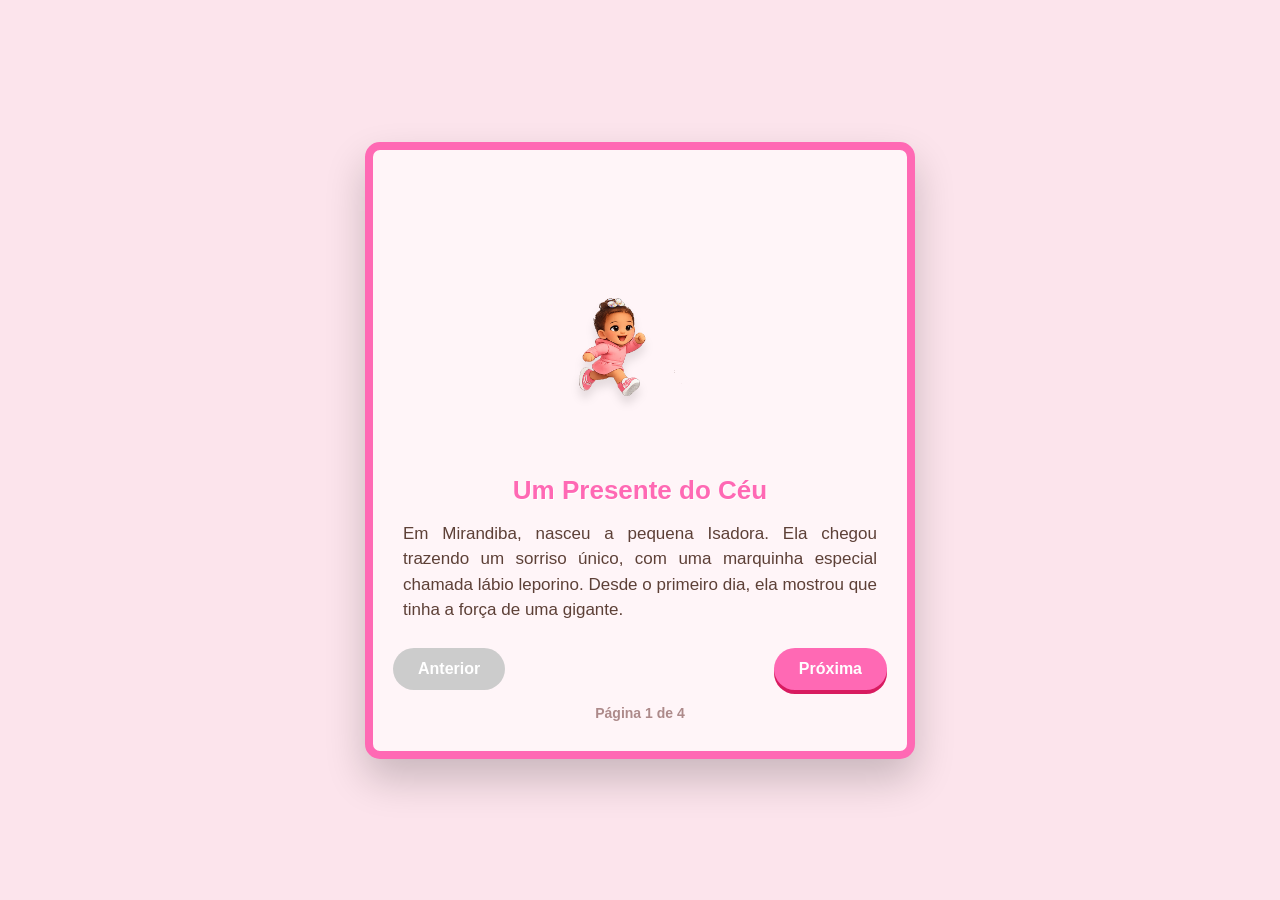
<file: livro.html>
<!DOCTYPE html>
<html lang="pt-BR">
<head>
    <meta charset="UTF-8">
    <meta name="viewport" content="width=device-width, initial-scale=1.0">
    <title>O Livro da Isadora - Versão Especial</title>
    <style>
        :root {
            --cor-capa: #FF69B4;
            --cor-pagina: #FFF5F8;
            --cor-texto: #5D4037;
            --cor-casa: #FFD700;
        }

        * { margin: 0; padding: 0; box-sizing: border-box; }

        body {
            background: #fce4ec;
            font-family: 'Comic Sans MS', 'Arial Rounded MT Bold', sans-serif;
            display: flex;
            justify-content: center;
            align-items: center;
            min-height: 100vh;
            color: var(--cor-texto);
            overflow-x: hidden;
        }

        #livro-container {
            width: 95vw;
            max-width: 550px;
            background: var(--cor-pagina);
            border-radius: 15px;
            box-shadow: 0 20px 40px rgba(0,0,0,0.2);
            border: 8px solid var(--cor-capa);
            position: relative;
            padding: 30px 20px;
            text-align: center;
        }

        .pagina {
            display: none;
            animation: fadeIn 0.8s;
        }

        .pagina.ativa { display: block; }

        @keyframes fadeIn {
            from { opacity: 0; transform: scale(0.95); }
            to { opacity: 1; transform: scale(1); }
        }

        /* Imagem da Isadora */
        .foto-isadora {
            width: 140px; height: 280px;
            margin: 0 auto 15px;
            background-image: url('seu_personagem.png');
            background-size: 300% 100%;
            background-repeat: no-repeat;
            filter: drop-shadow(0 8px 4px rgba(0,0,0,0.1));
        }

        /* Moldura para a Casa Sorrir */
        .foto-casa {
            width: 100%;
            height: 250px;
            margin-bottom: 20px;
            border-radius: 10px;
            background-image: url('casa_sorrir.png'); /* Nomeie a imagem da casa assim */
            background-size: cover;
            background-position: center;
            border: 4px solid var(--cor-casa);
            box-shadow: 0 5px 15px rgba(0,0,0,0.1);
        }

        .pose-1 { background-position: 0% 0%; }
        .pose-2 { background-position: 50% 0%; }
        .pose-3 { background-position: 100% 0%; }

        h1 { color: var(--cor-capa); font-size: 26px; margin-bottom: 15px; text-shadow: 1px 1px 0 #fff; }
        p { font-size: 17px; line-height: 1.5; margin-bottom: 15px; text-align: justify; padding: 0 10px; }

        .controles {
            display: flex;
            justify-content: space-between;
            margin-top: 25px;
        }

        button {
            background: var(--cor-capa);
            color: white;
            border: none;
            padding: 12px 25px;
            border-radius: 25px;
            font-weight: bold;
            cursor: pointer;
            box-shadow: 0 4px 0 #D81B60;
            font-size: 16px;
        }

        button:active { transform: translateY(2px); box-shadow: 0 2px 0 #D81B60; }
        button:disabled { background: #ccc; box-shadow: none; cursor: not-allowed; }

        .numero-pagina { font-size: 14px; color: #ad8a8a; margin-top: 15px; font-weight: bold; }
    </style>
</head>
<body>

<div id="livro-container">
    <!-- PÁGINA 1 -->
    <div class="pagina ativa" id="p1">
        <div class="foto-isadora pose-1"></div>
        <h1>Um Presente do Céu</h1>
        <p>Em Mirandiba, nasceu a pequena Isadora. Ela chegou trazendo um sorriso único, com uma marquinha especial chamada lábio leporino. Desde o primeiro dia, ela mostrou que tinha a força de uma gigante.</p>
    </div>

    <!-- PÁGINA 2: CASA SORRIR -->
    <div class="pagina" id="p2">
        <div class="foto-casa"></div>
        <h1>Um Lar em Recife</h1>
        <p>Quando chegou a hora da primeira cirurgia, a família viajou para Recife. Lá, eles encontraram a <strong>Casa Sorrir</strong>. Mais que um abrigo, era um lugar de "Acolhimento, Cuidado e Amor".</p>
        <p>Lá, a Isadora e seus pais conheceram outras famílias que viviam a mesma história. Juntos, eles descobriram que ninguém estava sozinho e que a união trazia a coragem necessária.</p>
    </div>

    <!-- PÁGINA 3 -->
    <div class="pagina" id="p3">
        <div class="foto-isadora pose-2"></div>
        <h1>Mãos de Fada</h1>
        <p>Com o apoio da Casa Sorrir e o carinho de todos, Isadora enfrentou sua primeira jornada no hospital. Médicos habilidosos, como magos do bem, cuidaram de cada detalhe para que o seu sorriso brilhasse ainda mais.</p>
    </div>

    <!-- PÁGINA 4 -->
    <div class="pagina" id="p4">
        <div class="foto-isadora pose-3"></div>
        <h1>O Sorriso que Venceu</h1>
        <p>Hoje, aquela marquinha é o símbolo de uma grande vitória. Isadora cresce feliz, correndo e brincando, sempre lembrando que o amor e o apoio de lugares como a Casa Sorrir ajudaram a construir o seu final feliz.</p>
    </div>

    <div class="controles">
        <button id="prevBtn" disabled onclick="mudarPagina(-1)">Anterior</button>
        <button id="nextBtn" onclick="mudarPagina(1)">Próxima</button>
    </div>
    <div class="numero-pagina" id="paginacao">Página 1 de 4</div>
</div>

<script>
    let paginaAtual = 1;
    const totalPaginas = 4;

    function mudarPagina(delta) {
        document.getElementById(`p${paginaAtual}`).classList.remove('ativa');
        paginaAtual += delta;
        document.getElementById(`p${paginaAtual}`).classList.add('ativa');
        
        document.getElementById('prevBtn').disabled = (paginaAtual === 1);
        document.getElementById('nextBtn').disabled = (paginaAtual === totalPaginas);
        
        document.getElementById('paginacao').innerText = `Página ${paginaAtual} de ${totalPaginas}`;
    }
</script>
</body>
</html>
</file>
<file: style.css>
:root{--ink:#173d40;--cream:#fff9ed;--gold:#efc66e;--mint:#cfeadc;--pink:#ed92a5}*{box-sizing:border-box}body{margin:0;background:#142f38;font-family:'Trebuchet MS','Segoe UI',sans-serif;color:var(--cream)}button,a{-webkit-tap-highlight-color:transparent}button{font:inherit;cursor:pointer;border:0}button:focus-visible,a:focus-visible{outline:3px solid #ffcf6e;outline-offset:5px}button:disabled{cursor:default;opacity:.6}button:not(:disabled):active{transform:translateY(2px)}[hidden]{display:none!important}#world{position:fixed;inset:0;width:100%;height:100%;z-index:-1}#home{min-height:100svh;background:linear-gradient(90deg,rgba(7,35,40,.93),rgba(10,36,42,.75) 45%,rgba(10,37,42,.25)),linear-gradient(0deg,#122f35 0%,transparent 60%)}header{display:flex;justify-content:space-between;align-items:center;padding:27px 5.5vw}.brand{font-size:23px;letter-spacing:4px;font-weight:900;color:var(--cream);text-decoration:none}.brand>span{color:var(--gold);font-size:30px;vertical-align:middle}.brand small{display:block;font-size:8px;letter-spacing:2.4px;margin:5px 0 0 39px}.header-actions{display:flex;gap:10px}.icon{border:1px solid #ffffff35;background:#173c40c9;color:var(--cream);border-radius:50%;height:48px;width:48px;font-size:23px}.hero{display:flex;align-items:center;max-width:1450px;margin:auto;padding:28px 5.5vw 48px;min-height:420px}.hero-copy{flex:1;position:relative;z-index:1}.eyebrow{font-size:10px;letter-spacing:2px;font-weight:bold;color:#edd498}.eyebrow>span{display:inline-block;width:6px;height:6px;border-radius:50%;background:#e6be77;margin-right:7px}h1{font-size:clamp(34px,4.4vw,65px);line-height:1.09;letter-spacing:-2px;margin:24px 0}h1 em{color:var(--gold);font-style:normal}.hero p{font-size:16px;line-height:1.8;color:#e2e9de}.hero-actions{display:flex;gap:12px;margin-top:27px}.primary,.secondary{border-radius:13px;padding:17px 24px;font-weight:bold;font-size:15px;min-height:51px}.primary{background:var(--gold);color:#293c35;box-shadow:0 6px 0 #9a783951,0 10px 30px #0002}.primary span,.secondary span{margin-left:20px}.secondary{background:#ffffff12;color:var(--cream);border:1px solid #ffffff35}.journey-info{display:flex;gap:13px;align-items:center;margin-top:27px;font-size:11px;color:#c4d5cc}.journey-info i{width:3px;height:3px;background:var(--gold);border-radius:50%}.hero-character{position:relative;flex:0 0 37%;height:380px;text-align:center}.hero-character:before{content:'';position:absolute;inset:10% 0 0;border-radius:50%;background:radial-gradient(ellipse,#f8d98755,transparent 70%)}#portrait{height:100%;max-width:100%;position:relative;filter:drop-shadow(0 20px 15px #051f3b66)}.name-pill{position:absolute;bottom:-4px;left:50%;transform:translateX(-50%);border:1px solid #fff4;padding:12px 23px;border-radius:14px;background:#173c40db;font-size:12px;font-weight:900;letter-spacing:2px;white-space:nowrap}.name-pill span{display:block;font-size:10px;font-weight:normal;letter-spacing:0;margin-top:5px;color:#cedbcb}.orbit{position:absolute;border:1px solid #ffedbf70;background:linear-gradient(130deg,#fff5cf,#eab779);box-shadow:0 10px 30px #0d34434d;border-radius:15px;color:#315354;font-weight:bold;font-size:32px;display:grid;place-items:center;width:55px;height:60px;transform:rotate(-12deg);z-index:2}.o1{left:1%;top:18%}.o2{right:4%;top:42%;background:linear-gradient(130deg,#e2f5ed,#8acdb7);transform:rotate(13deg)}.o3{right:14%;top:0;font-size:27px;background:transparent;border:0;color:#ffe09a}.journey{padding:10px 5.5vw 25px;max-width:1450px;margin:auto}.section-heading{display:flex;align-items:end;justify-content:space-between;margin-bottom:20px;gap:20px}h2{font-size:23px;letter-spacing:-.6px;margin:9px 0 0}.section-heading>span{font-size:11px;color:#c3d9cf}#levelGrid{display:grid;grid-template-columns:repeat(7,1fr);gap:12px}.level-card{text-align:left;border:1px solid #cce1d530;border-radius:16px;overflow:hidden;background:#23484d;color:#fff;position:relative;transition:transform .2s,box-shadow .2s;padding:0;min-width:0}.level-card:hover{transform:translateY(-5px);box-shadow:0 12px 20px #0003}.level-card canvas{display:block;width:100%;height:88px;object-fit:cover}.card-copy{padding:13px 11px}.card-copy small{font-size:9px;letter-spacing:1px;color:#dfcfa6}.card-copy strong{display:block;font-size:13px;margin:6px 0;line-height:1.3}.card-copy span{font-size:10px;color:#b5d5c9}.level-card .badge{position:absolute;right:7px;top:7px;border-radius:7px;padding:4px 6px;background:#12383bdc;font-size:10px;color:#ffe1a1}footer{display:flex;justify-content:space-between;gap:15px;padding:15px 5.5vw 25px;font-size:10px;color:#9fbeb5}.hud{display:flex;gap:16px;align-items:start;padding:max(16px,env(safe-area-inset-top)) max(20px,env(safe-area-inset-right)) 0 max(20px,env(safe-area-inset-left))}.hud-level{background:#112f3beb;box-shadow:0 5px 25px #153a4420;border:1px solid #fff3;border-radius:17px;padding:13px 20px;min-width:240px;max-width:520px;flex:1}.hud-level small{display:block;font-size:10px;color:#dfd8b2;letter-spacing:1.5px}.hud-level strong{display:block;font-size:20px;margin:7px 0 11px}.progress{height:5px;background:#ffffff24;border-radius:5px;overflow:hidden}#progressFill{height:100%;background:#f4ca74;width:0;transition:width .3s}.score{margin-left:auto;background:#112f3be8;border:1px solid #fff3;border-radius:16px;padding:12px 18px;display:grid;gap:7px;text-align:center}.score span{color:#ffabc0;letter-spacing:3px}.score strong{color:#ffe0a3;font-size:18px}#cue{position:fixed;left:50%;transform:translateX(-50%);top:145px;border-radius:12px;padding:10px 18px;background:#163d42d9;font-size:14px;max-width:90%;text-align:center;pointer-events:none}#cue:empty{display:none}.bottom-controls{position:fixed;bottom:max(22px,env(safe-area-inset-bottom));left:24px;right:24px;display:flex;align-items:center;gap:20px}.pill{border:1px solid #fff5;color:#fff7e9;background:#153b43de;border-radius:30px;padding:14px 18px;font-size:12px;min-height:48px}#controlHint{color:#fff7e9;text-shadow:0 2px 3px #172c39;font-size:12px}.jump{margin-left:auto;width:83px;height:83px;border-radius:50%;font-size:30px;font-weight:bold;color:#27454a;background:linear-gradient(#fff3cb,#e9c272);box-shadow:0 6px 0 #92774b,0 8px 25px #142e4240;touch-action:none}.jump span{display:block;font-size:9px;letter-spacing:1px}dialog{border:1px solid #ffffff30;border-radius:25px;max-width:600px;width:calc(100% - 32px);max-height:90svh;overflow:auto;padding:0;color:var(--cream);background:linear-gradient(140deg,#254d50,#132f3b);box-shadow:0 35px 100px #0005}dialog::backdrop{background:#071d31b3;backdrop-filter:blur(8px)}#modalBody{padding:34px}#modalBody h2{font-size:29px;margin:12px 0}#modalBody p{line-height:1.65;color:#d3e0d7;font-size:15px}.modal-actions{display:flex;gap:12px;flex-wrap:wrap;margin-top:26px}.modal-actions button{flex:1}.modal-symbol{font-size:40px;color:#f0cf8c}.answers{display:grid;grid-template-columns:repeat(3,1fr);gap:12px;margin-top:24px}.answer{padding:21px 8px;background:#fff6e3;color:#214848;border-radius:13px;font-size:24px;font-weight:900;min-height:70px}.answer.correct{background:#a5e4c0}.answer.wrong{background:#f6afab}.question-small{font-size:13px!important;color:#f2d393!important}#answerFeedback{min-height:25px;margin:20px 0 0!important}.setting-row{display:flex;justify-content:space-between;align-items:center;gap:20px;margin:21px 0;font-size:14px}.setting-row input[type=checkbox]{width:23px;height:23px;accent-color:#e9c675}.setting-row select{max-width:170px;background:#fff6df;border:0;border-radius:8px;padding:10px;color:#23454b;font:inherit}.story-progress{color:#e8c889;font-size:12px}.book-art{float:right;width:125px;height:145px}.stars{font-size:43px;color:#f1cb78;letter-spacing:12px}.stat-grid{display:flex;gap:12px;margin:20px 0}.stat-grid div{flex:1;background:#fff1;border-radius:12px;padding:16px;font-size:11px;color:#cce0d5}.stat-grid b{display:block;font-size:23px;color:#f4d690;margin-bottom:6px}#toast{position:fixed;bottom:130px;left:50%;transform:translate(-50%,15px);opacity:0;transition:.2s;background:#fff6df;color:#254644;padding:12px 22px;border-radius:40px;box-shadow:0 5px 22px #0002;pointer-events:none;z-index:5;font-size:14px;text-align:center;max-width:90%}#toast.show{opacity:1;transform:translate(-50%,0)}#loading{position:fixed;inset:0;background:#14343a;display:flex;align-items:center;justify-content:center;flex-direction:column;z-index:20;padding:25px;text-align:center}#loading h1{font-size:30px;letter-spacing:-1px}.spark{font-size:64px;color:#edc981}body.playing{overflow:hidden;touch-action:none}body.playing #world{z-index:0}#gameUI{position:relative;z-index:1;pointer-events:none}#gameUI button{pointer-events:auto}@media(min-width:1600px){.hero{padding-top:65px;padding-bottom:70px}.hero-character{height:450px}.level-card canvas{height:110px}}@media(max-width:1000px){#levelGrid{grid-template-columns:repeat(4,1fr)}.hero-character{height:300px}.hero-copy h1{font-size:40px}.hero{padding-top:20px}.hero p{font-size:14px}.level-card canvas{height:100px}}@media(max-width:600px){header{padding:20px}.brand{font-size:19px}.hero{padding:15px 22px 28px;display:block;position:relative;min-height:390px}.hero-copy{padding-top:5px}.hero-copy .eyebrow{font-size:8px;letter-spacing:1px;max-width:230px}.hero-copy h1{font-size:37px;max-width:340px;margin:22px 0}.hero p{font-size:13px;max-width:235px}.hero-character{position:absolute;right:0;top:116px;width:145px;height:195px;opacity:.95}.orbit{width:30px;height:34px;font-size:20px;border-radius:8px}.name-pill{display:none}.hero-actions{position:relative;z-index:3;margin-top:92px;gap:8px}.hero-actions button{padding:15px 12px;font-size:12px}.primary span,.secondary span{margin-left:8px}.journey-info{margin-top:22px;font-size:10px}.journey{padding:0 20px 22px}.section-heading{align-items:start;flex-direction:column;gap:10px}h2{font-size:21px}#levelGrid{grid-template-columns:repeat(2,1fr);gap:12px}.level-card canvas{height:100px}.card-copy strong{font-size:15px}footer{padding:5px 20px 24px;flex-direction:column;line-height:1.5}.hud{padding:12px 10px;gap:7px}.hud .icon{width:40px;height:40px;flex-shrink:0}.hud-level{min-width:0;padding:12px 11px}.hud-level small{font-size:8px;letter-spacing:.7px}.hud-level strong{font-size:16px}.score{padding:10px 8px;gap:5px}.score span{font-size:12px;letter-spacing:1px}.score strong{font-size:15px}.bottom-controls{bottom:max(20px,env(safe-area-inset-bottom));left:15px;right:15px;gap:8px}#controlHint{display:none}.jump{width:75px;height:75px}.pill{font-size:11px;padding:12px}#cue{top:127px;font-size:12px;width:max-content;max-width:88%}#modalBody{padding:26px 22px}#modalBody h2{font-size:25px}.answer{font-size:20px}.answers{gap:8px}.modal-actions .primary,.modal-actions .secondary{padding:15px;font-size:13px}}@media(max-height:500px) and (min-width:601px){.hud{padding-top:9px}.hud-level{padding:9px 15px}.hud-level strong{font-size:16px;margin:3px 0 7px}#cue{top:95px;font-size:11px}.bottom-controls{bottom:13px}.jump{height:62px;width:62px;font-size:22px}.pill{min-height:40px;padding:10px}#modalBody{padding:22px}dialog{max-width:650px}#modalBody h2{font-size:23px;margin:6px 0}.answers{margin-top:14px}.answer{min-height:55px;padding:12px}#answerFeedback{margin-top:10px!important}.modal-actions{margin-top:16px}}@media(prefers-reduced-motion:reduce){*{transition:none!important;animation:none!important}}
</file>
